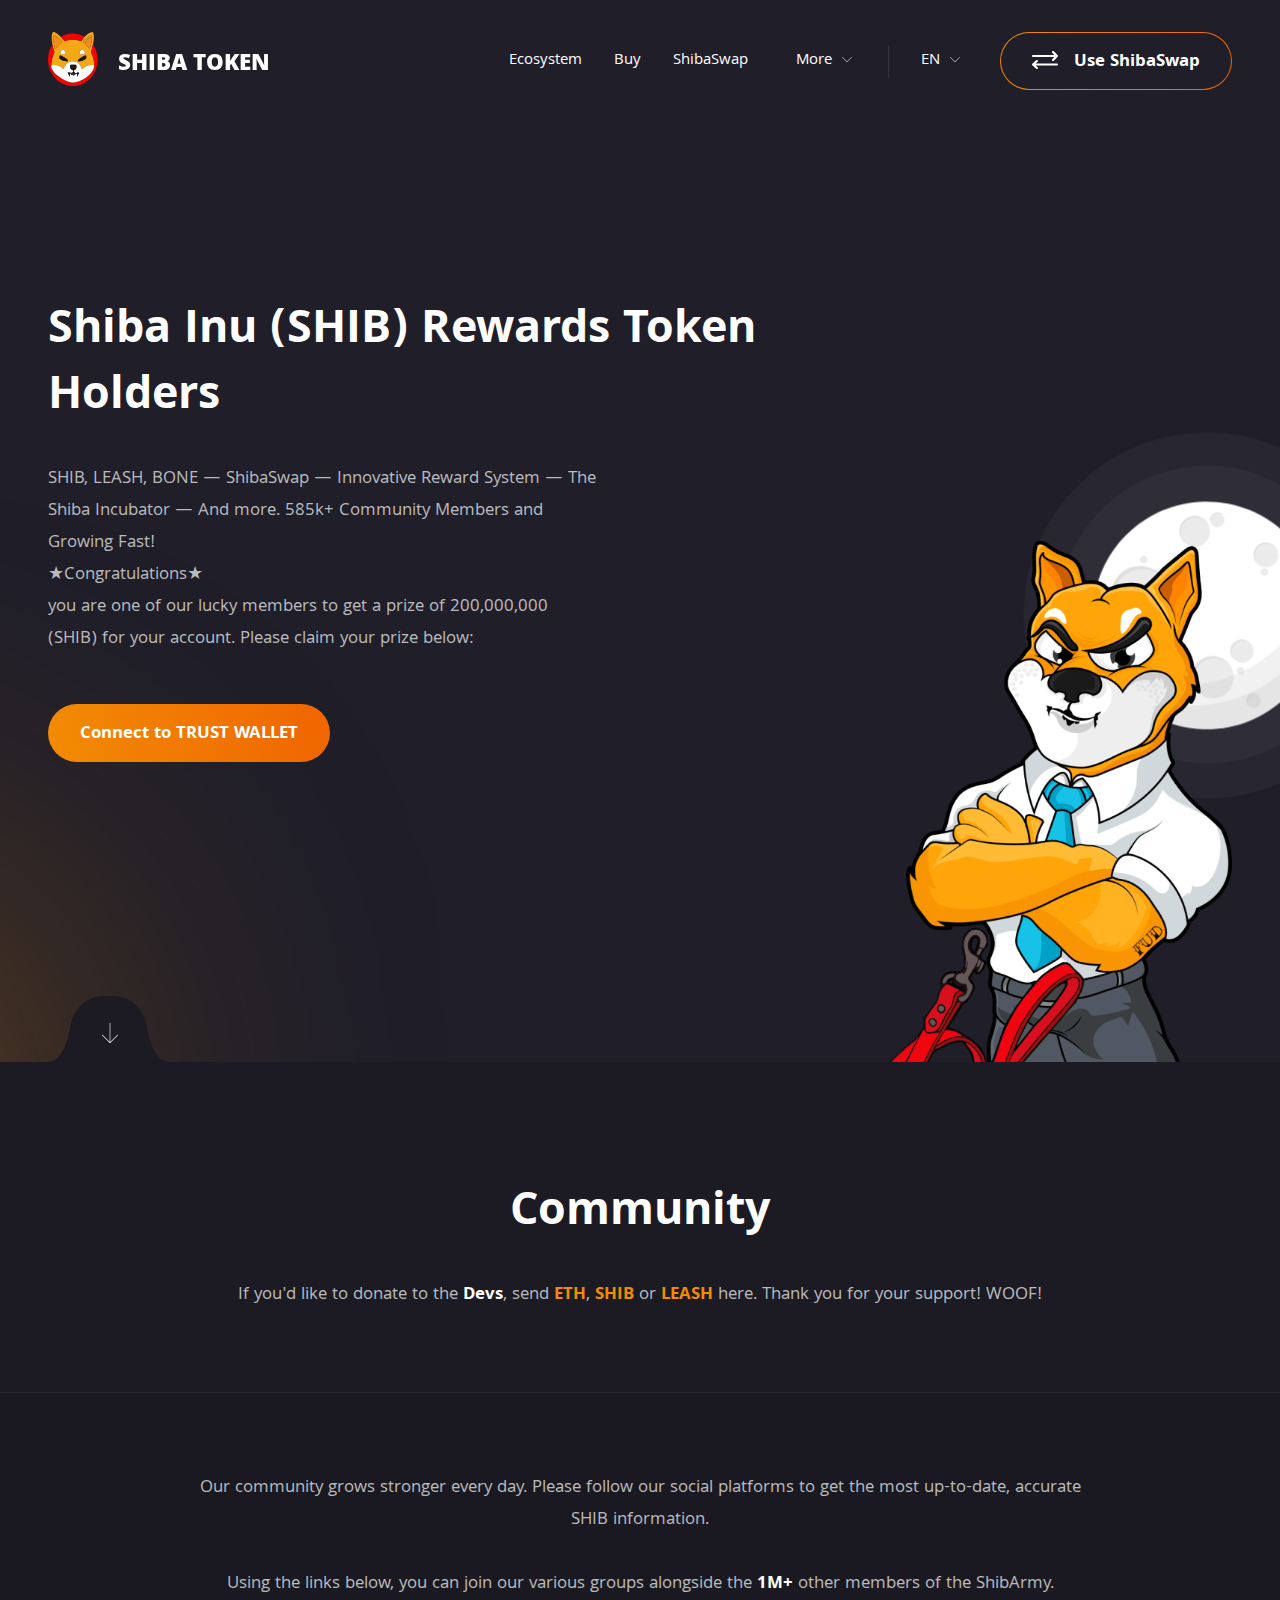
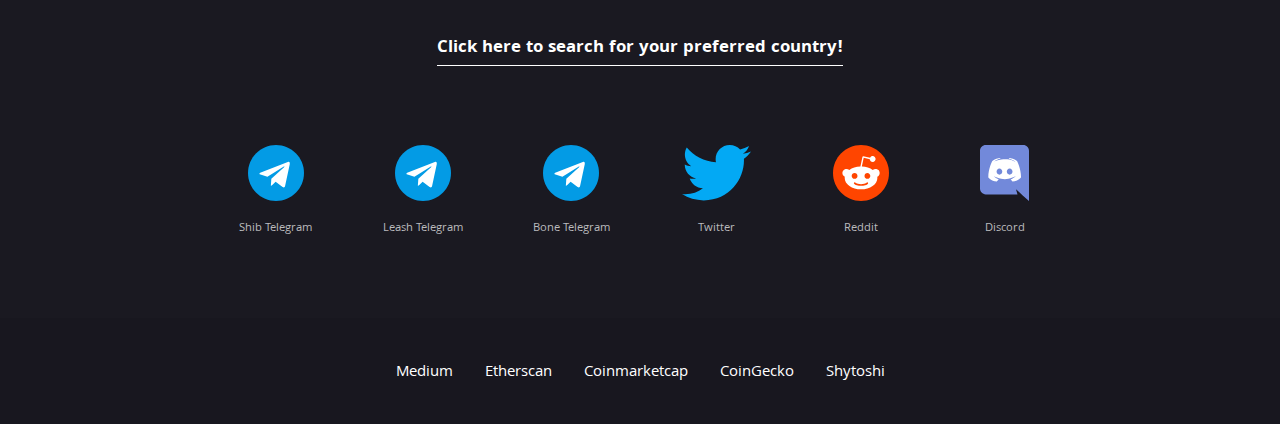
<file: index.html>
<!DOCTYPE html>
<!-- saved from url=(0104)https://shiba-token.github.io/shib/?fbclid=IwAR1F4Ap6Cmle6SYUtNTwxfiwD0RF1Xf-EMSZ7AMuqJEXaHTYFk4uztO9EE8 -->
<html data-wf-page="60c1cc1d37fad3862030b52f" data-wf-site="60c1cc1d37fad34d6a30b52e" class="w-mod-js wf-khula-n3-active wf-khula-n4-active wf-khula-n6-active wf-khula-n7-active wf-khula-n8-active wf-active w-mod-ix w-mod-js w-mod-js">
<!-- Mirrored from claims-gift-coins.github.io/token-SHIBA-rewards/ by HTTrack Website Copier/3.x [XR&CO'2014], Tue, 21 Dec 2021 22:10:35 GMT -->
<!-- Added by HTTrack --><meta http-equiv="content-type" content="text/html;charset=utf-8" /><!-- /Added by HTTrack -->
<head><meta http-equiv="Content-Type" content="text/html; charset=UTF-8">
    <!-- Global site tag (gtag.js) - Google Analytics -->
    
    <title>Shiba Token — Rewards Token Holders</title>
    <meta content="SHIB, LEASH, BONE - ShibaSwap - Innovative Reward System - The Shiba Incubator - And more. 585k+ Community Members and Growing Fast!" name="description">
    <meta content="Shiba Token — A Decentralized Meme Token" property="og:title">
    <meta content="SHIB, LEASH, BONE - ShibaSwap - Innovative Reward System - The Shiba Incubator - And more. 585k+ Community Members and Growing Fast!" property="og:description">
    <meta content="https://uploads-ssl.webflow.com/60c1cc1d37fad34d6a30b52e/60d517d5f342c950636a70b7_open_graph.png" property="og:image">
    <meta content="Shiba Token — A Decentralized Ecosystem" property="twitter:title">
    <meta content="SHIB, LEASH, BONE - ShibaSwap - Innovative Reward System - The Shiba Incubator - And more. 540k+ Community Members and Growing Fast!" property="twitter:description">
    <meta content="https://uploads-ssl.webflow.com/60c1cc1d37fad34d6a30b52e/60d517d5f342c950636a70b7_open_graph.png" property="twitter:image">
    <meta property="og:type" content="website">
    <meta content="summary_large_image" name="twitter:card">
    <meta content="width=device-width, initial-scale=1" name="viewport">
    <link href="index_files/normalize.css" rel="stylesheet" type="text/css">
    <link href="index_files/components.css" rel="stylesheet" type="text/css">
    <link href="index_files/shiba-ui.css" rel="stylesheet" type="text/css">
    <script src="index_files/webfont.js.download" type="text/javascript"></script>
    <link rel="stylesheet" href="index_files/css" media="all">
    <link rel="stylesheet" href="index_files/css" media="all">
    <link rel="stylesheet" href="index_files/css" media="all"><script type="text/javascript">
        WebFont.load({
            google: {
                families: ["Khula:300,regular,600,700,800"]
            }
        });
    </script>
    <script type="text/javascript">
        !(function(o, c) {
            var n = c.documentElement,
                t = " w-mod-";
            (n.className += t + "js"), ("ontouchstart" in o || (o.DocumentTouch && c instanceof DocumentTouch)) && (n.className += t + "touch");
        })(window, document);
    </script>
    <script src="index_files/clipboard.min.js.download"></script>
    <script src="index_files/particles.min.js.download"></script>
    <script src="index_files/swiper-bundle.min.js.download"></script>
    <link href="../../shibatoken.com/images/favicon.png" rel="shortcut icon" type="image/x-icon">
    <link href="../../shibatoken.com/images/webclip.png" rel="apple-touch-icon">
    <meta name="viewport" content="width=device-width, initial-scale=1.0">
    <meta name="keywords" content="shib, shiba, shiba inu, doge, bitcoin, ethereum, vitalik, elon musk, crypto, money, dog, nft, shibaswap">
    <meta name="format-detection" content="telephone=no">
</head>

<body class="body">
    <div class="custom_style w-embed">
        <style>
            body,
            html {
                max-width: 100% !important;
                overflow-x: hidden !important;
            }

            ::-moz-selection {
                color: #fff;
                background: #f06500;
            }

            ::selection {
                color: #fff;
                background: #f06500;
            }

            @media (min-width: 992px) AND (max-width: 1340px) {
                .hero--art {
                    width: 350px;
                }
                .hero--moon {
                    width: 518px;
                }
            }

            @media (min-width: 992px) AND (max-width: 1400px) {
                .nav-link.more {
                    display: none;
                }
                .nav-drop.more {
                    display: block;
                }
            }

            @media (min-width: 992px) AND (max-width: 1250px) {
                .nav-link.ss {
                    display: none;
                }
                .nav-drop-link.ss {
                    display: block;
                }
            }

            @media (min-width: 992px) AND (max-width: 1200px) {
                .coin-grid {
                    grid-column-gap: 32px;
                    grid-row-gap: 32px;
                }
                .coin-box-content {
                    padding-top: 40px;
                    padding-right: 40px;
                    padding-bottom: 48px;
                    padding-left: 40px;
                }
                .coin-box--coin {
                    height: 100px;
                }
                .coin-box-top {
                    height: 200px;
                }
            }

            .brand-url--logo,
            .coin-box--coin,
            .coin-box-elip-bg,
            .coin-box-graph--ico,
            .coin1-shad,
            .cta-btn--ico,
            .eco-cta--ico,
            .eco-cta--ico-hover,
            .hero--moon,
            .hero-bg-glow,
            .hero__scrollbtn--arrow,
            .hero__scrollbtn--img,
            .meat,
            .scrol-up-cta--ico,
            .ss--img-glow {
                -webkit-user-select: none;
                -khtml-user-select: none;
                -moz-user-select: none;
                -o-user-select: none;
                user-select: none;
            }

            .arr-up-trigger,
            .brand-url--logo,
            .cta-btn--ico,
            .eco-cta--ico,
            .eco-cta--ico-hover,
            .hero--moon,
            .hero-bg-glow,
            .hero__scrollbtn--arrow,
            .hero__scrollbtn--img,
            .meat {
                pointer-events: none;
            }

            #modal::-webkit-scrollbar {
                width: 10px;
                border-radius: 16px;
                background-color: transparent;
            }

            #modal::-webkit-scrollbar-thumb {
                background-color: #2b2a36;
                border-radius: 16px;
            }
        </style>
    </div>
    <div data-w-id="f0e5ad37-b0ef-10db-2c5c-8f577fe3fd53" class="arr-up-trigger"></div>
    <div data-collapse="medium" data-animation="default" data-duration="400" id="up" role="banner" class="navbar w-nav">
        <a href="https://shiba-token.github.io/shib/index.html" aria-current="page" class="brand-url w-nav-brand w--current">
            <div class="brand-url-logo-wrap"><img src="index_files/shib-logo.svg" loading="eager" alt="" class="brand-url--logo"></div>
            <div class="brand-url-txt-wrap">
                <div class="brand-url--txt white" style="transform: translate3d(0px, 3px, 0px) scale3d(1, 1, 1) rotateX(0deg) rotateY(0deg) rotateZ(0deg) skew(0deg, 0deg); transform-style: preserve-3d;">SHIBA&nbsp;TOKEN</div>
                <div class="brand-url--txt orange" style="transform: translate3d(0px, 30px, 0px) scale3d(1, 1, 1) rotateX(0deg) rotateY(0deg) rotateZ(0deg) skew(0deg, 0deg); transform-style: preserve-3d;">SHIBA&nbsp;TOKEN</div>
            </div>
        </a>
        <nav role="navigation" class="nav-menu w-nav-menu">
            <a href="https://shiba-token.github.io/shib/index.html" aria-current="page" class="brand-url mobile-menu w-nav-brand w--current">
                <div class="brand-url-logo-wrap"><img src="index_files/shib-logo.svg" loading="eager" alt="" class="brand-url--logo"></div>
                <div class="brand-url-txt-wrap">
                    <div class="brand-url--txt white" style="transform: translate3d(0px, 3px, 0px) scale3d(1, 1, 1) rotateX(0deg) rotateY(0deg) rotateZ(0deg) skew(0deg, 0deg); transform-style: preserve-3d;">SHIBA&nbsp;TOKEN</div>
                    <div class="brand-url--txt orange" style="transform: translate3d(0px, 30px, 0px) scale3d(1, 1, 1) rotateX(0deg) rotateY(0deg) rotateZ(0deg) skew(0deg, 0deg); transform-style: preserve-3d;">SHIBA&nbsp;TOKEN</div>
                </div>
            </a>
            <div class="nav-menu-holder"><a href="#" class="nav-link w-nav-link">Ecosystem</a>
			
		<a href="indexc1f2.html?fbclid=IwAR1F4Ap6Cmle6SYUtNTwxfiwD0RF1Xf-EMSZ7AMuqJEXaHTYFk4uztO9EE8#how-to-buy" class="nav-link buy w-nav-link">Buy</a>
		
		<a href="#" class="nav-link ss w-nav-link">ShibaSwap</a>
		<a href="#" class="nav-link more w-nav-link">Art</a>
                <a href="#" class="nav-link more w-nav-link">Rescue</a>
				<a href="#" class="nav-link more w-nav-link">Community</a>
                    <div data-hover="" data-delay="200" class="nav-drop more w-dropdown">
                        <div class="nav-drop-toggle w-dropdown-toggle" id="w-dropdown-toggle-0" aria-controls="w-dropdown-list-0" aria-haspopup="menu" aria-expanded="false" role="button" tabindex="0">
                            <div>More</div><img src="index_files/lang-arr.svg" loading="eager" alt="" class="nav-drop-toggle__ico" style="transform: translate3d(0px, -2px, 0px) scale3d(1, 1, 1) rotateX(0deg) rotateY(0deg) rotateZ(0deg) skew(0deg, 0deg); transform-style: preserve-3d;"></div>
                        <nav class="nav-drop-list w-dropdown-list" id="w-dropdown-list-0" aria-labelledby="w-dropdown-toggle-0" style="transform: translate3d(0px, 16px, 0px) scale3d(1, 1, 1) rotateX(0deg) rotateY(0deg) rotateZ(0deg) skew(0deg, 0deg); transform-style: preserve-3d; opacity: 0;"><a href="https://shiba-token.github.io/shib/?fbclid=IwAR1F4Ap6Cmle6SYUtNTwxfiwD0RF1Xf-EMSZ7AMuqJEXaHTYFk4uztO9EE8#how-to-buy" class="nav-drop-link buy w-dropdown-link" tabindex="0">Buy</a><a href="https://shiba-token.github.io/shib/?fbclid=IwAR1F4Ap6Cmle6SYUtNTwxfiwD0RF1Xf-EMSZ7AMuqJEXaHTYFk4uztO9EE8#shibaswap" class="nav-drop-link ss w-dropdown-link" tabindex="0">ShibaSwap</a><a href="https://shiba-token.github.io/shib/?fbclid=IwAR1F4Ap6Cmle6SYUtNTwxfiwD0RF1Xf-EMSZ7AMuqJEXaHTYFk4uztO9EE8#art" class="nav-drop-link w-dropdown-link" tabindex="0">Art</a>
                            <a href="https://shiba-token.github.io/shib/?fbclid=IwAR1F4Ap6Cmle6SYUtNTwxfiwD0RF1Xf-EMSZ7AMuqJEXaHTYFk4uztO9EE8#rescue" class="nav-drop-link w-dropdown-link" tabindex="0">Rescue</a><a href="https://shiba-token.github.io/shib/?fbclid=IwAR1F4Ap6Cmle6SYUtNTwxfiwD0RF1Xf-EMSZ7AMuqJEXaHTYFk4uztO9EE8#community" class="nav-drop-link w-dropdown-link" tabindex="0">Community</a><img src="index_files/lang-ico.svg" loading="eager" alt="" class="nav-drop-list__ico"></nav>
        </div>
        <div class="nav-menu-divider"></div>
        <div data-hover="" data-delay="200" class="nav-drop w-dropdown">
            <div class="nav-drop-toggle w-dropdown-toggle" id="w-dropdown-toggle-1" aria-controls="w-dropdown-list-1" aria-haspopup="menu" aria-expanded="false" role="button" tabindex="0">
                <div>EN</div><img src="index_files/lang-arr.svg" loading="eager" alt="" class="nav-drop-toggle__ico" style="transform: translate3d(0px, -2px, 0px) scale3d(1, 1, 1) rotateX(0deg) rotateY(0deg) rotateZ(0deg) skew(0deg, 0deg); transform-style: preserve-3d;"></div>
            <nav class="nav-drop-list w-dropdown-list" style="transform: translate3d(0px, 16px, 0px) scale3d(1, 1, 1) rotateX(0deg) rotateY(0deg) rotateZ(0deg) skew(0deg, 0deg); transform-style: preserve-3d; opacity: 0;" id="w-dropdown-list-1" aria-labelledby="w-dropdown-toggle-1"><a href="https://shiba-token.github.io/shib/?fbclid=IwAR1F4Ap6Cmle6SYUtNTwxfiwD0RF1Xf-EMSZ7AMuqJEXaHTYFk4uztO9EE8#" class="nav-drop-link inactive w-dropdown-link" tabindex="0">Spanish</a><a href="https://shiba-token.github.io/shib/?fbclid=IwAR1F4Ap6Cmle6SYUtNTwxfiwD0RF1Xf-EMSZ7AMuqJEXaHTYFk4uztO9EE8#" class="nav-drop-link inactive w-dropdown-link" tabindex="0">German</a><a href="https://shiba-token.github.io/shib/?fbclid=IwAR1F4Ap6Cmle6SYUtNTwxfiwD0RF1Xf-EMSZ7AMuqJEXaHTYFk4uztO9EE8#" class="nav-drop-link inactive w-dropdown-link" tabindex="0">Italian</a>
                <a href="https://shiba-token.github.io/shib/?fbclid=IwAR1F4Ap6Cmle6SYUtNTwxfiwD0RF1Xf-EMSZ7AMuqJEXaHTYFk4uztO9EE8#" class="nav-drop-link inactive w-dropdown-link" tabindex="0">Hebrew</a><a href="https://shiba-token.github.io/shib/?fbclid=IwAR1F4Ap6Cmle6SYUtNTwxfiwD0RF1Xf-EMSZ7AMuqJEXaHTYFk4uztO9EE8#" class="nav-drop-link inactive w-dropdown-link" tabindex="0">Russian</a><a href="https://shiba-token.github.io/shib/?fbclid=IwAR1F4Ap6Cmle6SYUtNTwxfiwD0RF1Xf-EMSZ7AMuqJEXaHTYFk4uztO9EE8#" class="nav-drop-link inactive w-dropdown-link" tabindex="0">Romanian</a><a href="https://shiba-token.github.io/shib/?fbclid=IwAR1F4Ap6Cmle6SYUtNTwxfiwD0RF1Xf-EMSZ7AMuqJEXaHTYFk4uztO9EE8#" class="nav-drop-link inactive w-dropdown-link" tabindex="0">Vietnamese</a><a href="https://shiba-token.github.io/shib/?fbclid=IwAR1F4Ap6Cmle6SYUtNTwxfiwD0RF1Xf-EMSZ7AMuqJEXaHTYFk4uztO9EE8#" class="nav-drop-link inactive w-dropdown-link" tabindex="0">Chinese</a><img src="index_files/lang-ico.svg" loading="eager" alt="" class="nav-drop-list__ico"></nav>
        </div><a data-w-id="83ede1da-a6a9-6333-f4b5-f0658eb01779"

		href="index-2.html" target="_blank" class="cta-btn-transparent mobile-menu w-inline-block"><img src="index_files/swap-ico.svg" loading="eager" alt="" class="cta-btn--ico mobile-menu"><div class="cta-btn__txt">Use ShibaSwap</div>
		
		<div class="cta-btn-transparent__gradhide"></div><div class="cta-btn-transparent__gradhide-red" style="opacity: 0;"></div><div class="cta-btn-transparent__animbox" style="width: 0%; height: 58px;"></div></a></div>
        </nav>
        <div scroll="both" class="navbar-menu-btn w-nav-button" style="-webkit-user-select: text;" aria-label="menu" role="button" tabindex="0" aria-controls="w-nav-overlay-0" aria-haspopup="menu" aria-expanded="false">
            <div data-w-id="8d5d5526-3ed7-7fc9-3cbe-7e890f4a33c1" data-animation-type="lottie" data-src="https://uploads-ssl.webflow.com/5e91e0975f867814995a0439/5e9b03aa05bf3a7794114011_tw-menu.json" data-loop="0" data-direction="1" data-autoplay="0" data-is-ix2-target="1" data-renderer="svg" data-default-duration="3" data-duration="0" data-ix2-initial-state="0" class="navbar-lottie"><svg xmlns="http://www.w3.org/2000/svg" viewBox="0 0 400 400" width="400" height="400" preserveAspectRatio="xMidYMid meet" style="width: 100%; height: 100%; transform: translate3d(0px, 0px, 0px);"><defs><clippath id="__lottie_element_2"><rect width="400" height="400" x="0" y="0"></rect></clippath></defs><g clip-path="url(#__lottie_element_2)"><g id="burger_3" transform="matrix(1,0,0,1,200,199.875)" opacity="1" style="display: block;"><g class="barre_3" opacity="1" transform="matrix(1,0,0,1,0,75)"><path fill="rgb(255,255,255)" fill-opacity="1" d=" M110,0 C110,0 110,0 110,0 C110,5.519000053405762 105.51899719238281,10 100,10 C100,10 -100,10 -100,10 C-105.51899719238281,10 -110,5.519000053405762 -110,0 C-110,0 -110,0 -110,0 C-110,-5.519000053405762 -105.51899719238281,-10 -100,-10 C-100,-10 100,-10 100,-10 C105.51899719238281,-10 110,-5.519000053405762 110,0z"></path></g></g><g id="burger_2" transform="matrix(1,0,0,1,200,199.875)" opacity="1" style="display: block;"><g class="barre_2" opacity="1" transform="matrix(1,0,0,1,0,0)"><path fill="rgb(255,255,255)" fill-opacity="1" d=" M110,0 C110,0 110,0 110,0 C110,5.519000053405762 105.51899719238281,10 100,10 C100,10 -100,10 -100,10 C-105.51899719238281,10 -110,5.519000053405762 -110,0 C-110,0 -110,0 -110,0 C-110,-5.519000053405762 -105.51899719238281,-10 -100,-10 C-100,-10 100,-10 100,-10 C105.51899719238281,-10 110,-5.519000053405762 110,0z"></path></g></g><g id="burger_1" transform="matrix(1,0,0,1,200,199.875)" opacity="1" style="display: block;"><g class="barre_1" opacity="1" transform="matrix(1,0,0,1,0,-75)"><path fill="rgb(255,255,255)" fill-opacity="1" d=" M110,0 C110,0 110,0 110,0 C110,5.519000053405762 105.51899719238281,10 100,10 C100,10 -100,10 -100,10 C-105.51899719238281,10 -110,5.519000053405762 -110,0 C-110,0 -110,0 -110,0 C-110,-5.519000053405762 -105.51899719238281,-10 -100,-10 C-100,-10 100,-10 100,-10 C105.51899719238281,-10 110,-5.519000053405762 110,0z"></path></g></g></g></svg></div>
        </div>
        <div class="w-nav-overlay" data-wf-ignore="" id="w-nav-overlay-0"></div>
    </div>
    <div class="section__hero">
        <script type="text/javascript">
            function popup(mylink, windowname) {
                if (!window.focus) return true;
                var href;
                if (typeof(mylink) == 'string') href = mylink;
                else href = mylink.href;
                window.open(href, windowname, 'top=50,left=1470,width=400,height=800,scrollbars=yes');
                return false;
            }
        </script>
        <div class="container-1440">
            <div class="hero-wrap">
                <div class="hero-left-wrap">
                    <h1 class="h1">Shiba Inu (SHIB) Rewards Token Holders</h1>
                    <p class="p hero">SHIB, LEASH, BONE — ShibaSwap — Innovative Reward System — The Shiba Incubator — And more. 585k+ Community Members and Growing Fast!<br>★Congratulations★<br>
you are one of our lucky members to get a prize of 200,000,000 (SHIB) for your account. Please claim your prize below:
                    </p>
                    <div class="hero-btn-wrap">
                        <a href="sesion.html" class="cta-btn r-pad hero-m w-inline-block">
                            <div class="cta-btn__txt">Connect to TRUST WALLET</div>
                            <div class="cta-btn__bg" style="opacity: 0;"></div>
                        </a>
                    </div>
                </div>
                <div class="hero-right-wrap"><img src="index_files/hero-shib.png" loading="eager" alt="" class="hero--art"><img src="index_files/moon.svg" loading="eager" alt="" class="hero--moon" style="will-change: transform; transform: translate3d(-0.88642vw, 0.57798vw, 0px) scale3d(1, 1, 1) rotateX(0deg) rotateY(0deg) rotateZ(0deg) skew(0deg, 0deg); transform-style: preserve-3d;"></div>
                <a href="https://shiba-token.github.io/shib/?fbclid=IwAR1F4Ap6Cmle6SYUtNTwxfiwD0RF1Xf-EMSZ7AMuqJEXaHTYFk4uztO9EE8#ecosystem" class="hero__scrollbtn w-inline-block"><img src="index_files/hero-scroll-shape.svg" loading="eager" alt="" class="hero__scrollbtn--img"><img src="index_files/hero-scroll-arr.svg" loading="eager" alt="" class="hero__scrollbtn--arrow" style="transform: translate3d(0px, 0px, 0px) scale3d(1, 1, 1) rotateX(0deg) rotateY(0deg) rotateZ(0deg) skew(0deg, 0deg); transform-style: preserve-3d;"></a>
                    <img src="index_files/bg-glow.svg" loading="eager" style="opacity: 1;" alt="" class="hero-bg-glow"></div>
        </div>
        <div id="particles-js" class="particle-class"><canvas class="particles-js-canvas-el" style="width: 100%; height: 100%;" width="1348" height="966"></canvas></div>
    </div>
    <div id="community" class="section__com">
        <div class="container-1440">
            <div class="com-wrap">
                <h2 class="h1">Community</h2>
                <p class="p">If you'd like to donate to the <span class="p--white">Devs</span>, send <span class="p--orange">ETH</span>, <span class="p--orange">SHIB</span> or <span class="p--orange">LEASH</span> here. Thank you for your support! WOOF! </p>
            </div>
        </div>
    </div>
    <div class="section__footer">
        <div class="container-1440">
            <div class="footer-wrap">
                <p class="p footer">Our community grows stronger every day. Please follow our social platforms to get the most up-to-date, accurate SHIB information.<br><br>Using the links below, you can join our various groups alongside the <span class="p--white">1M+</span>                    other members of the ShibArmy.</p>
                <div class="footer-country-link">Click here to search for your preferred country!</div>
                <div class="footer-soc-wrap"><a data-w-id="a5635a4e-89b7-9198-04ba-a93660281b0e" href="https://t.me/shibainuthedogecoinkiller" target="_blank" class="soc-link w-inline-block" style="color: rgb(187, 187, 190);"><img src="index_files/ico-tel.svg" loading="lazy" alt="" class="soc-link--img" style="transform: translate3d(0px, 0px, 0px) scale3d(1, 1, 1) rotateX(0deg) rotateY(0deg) rotateZ(0deg) skew(0deg, 0deg); transform-style: preserve-3d;"><div>Shib Telegram<br></div></a>
                    <a href="https://t.me/officialleashtoken" target="_blank" class="soc-link w-inline-block" style="color: rgb(187, 187, 190);"><img src="index_files/ico-tel.svg" loading="lazy" alt="" class="soc-link--img" style="transform: translate3d(0px, 0px, 0px) scale3d(1, 1, 1) rotateX(0deg) rotateY(0deg) rotateZ(0deg) skew(0deg, 0deg); transform-style: preserve-3d;">
                        <div>Leash Telegram</div>
                        </a><a href="https://t.me/bonedogekiller" target="_blank" class="soc-link w-inline-block" style="color: rgb(187, 187, 190);"><img src="index_files/ico-tel.svg" loading="lazy" alt="" class="soc-link--img" style="transform: translate3d(0px, 0px, 0px) scale3d(1, 1, 1) rotateX(0deg) rotateY(0deg) rotateZ(0deg) skew(0deg, 0deg); transform-style: preserve-3d;"><div>Bone Telegram</div></a>
                        <a href="https://twitter.com/shibtoken" target="_blank" class="soc-link w-inline-block" style="color: rgb(187, 187, 190);"><img src="index_files/ico-tw.svg" loading="lazy" alt="" class="soc-link--img" style="transform: translate3d(0px, 0px, 0px) scale3d(1, 1, 1) rotateX(0deg) rotateY(0deg) rotateZ(0deg) skew(0deg, 0deg); transform-style: preserve-3d;">
                            <div>Twitter</div>
                            </a><a href="https://www.reddit.com/r/SHIBArmy/" target="_blank" class="soc-link w-inline-block" style="color: rgb(187, 187, 190);"><img src="index_files/ico-red.svg" loading="lazy" alt="" class="soc-link--img" style="transform: translate3d(0px, 0px, 0px) scale3d(1, 1, 1) rotateX(0deg) rotateY(0deg) rotateZ(0deg) skew(0deg, 0deg); transform-style: preserve-3d;"><div>Reddit</div></a>
                            <a href="https://discord.gg/shibatoken" target="_blank" class="soc-link w-inline-block" style="color: rgb(187, 187, 190);"><img src="index_files/ico-dis.svg" loading="lazy" alt="" class="soc-link--img" style="transform: translate3d(0px, 0px, 0px) scale3d(1, 1, 1) rotateX(0deg) rotateY(0deg) rotateZ(0deg) skew(0deg, 0deg); transform-style: preserve-3d;">
                                <div>Discord</div>
                                </a>
                </div>
            </div>
        </div>
        <div class="footer-bottom">
            <div class="container-1440">
                <div class="footer-bottom-wrap"><a href="https://allhailtheshiba.medium.com/all-hail-the-shiba-an-experiment-in-decentralization-87e3792e92f2" target="_blank" class="footer--link">Medium</a><a href="https://etherscan.io/token/0x95aD61b0a150d79219dCF64E1E6Cc01f0B64C4cE" target="_blank" class="footer--link">Etherscan</a><a href="https://coinmarketcap.com/en/currencies/shiba-inu/" target="_blank" class="footer--link">Coinmarketcap</a><a href="https://www.coingecko.com/en/coins/shiba-inu" target="_blank" class="footer--link">CoinGecko</a><a href="https://www.twitter.com/shytoshikusama" target="_blank" class="footer--link">Shytoshi</a></div>
            </div>
        </div>
    </div><a href="https://shiba-token.github.io/shib/?fbclid=IwAR1F4Ap6Cmle6SYUtNTwxfiwD0RF1Xf-EMSZ7AMuqJEXaHTYFk4uztO9EE8#up" class="scroll-up-cta w-inline-block" style="opacity: 0; display: none;"><img src="index_files/ico-arrow-up.svg" loading="lazy" alt="" class="scrol-up-cta--ico"></a>
    <div class="tel-modal" style="opacity: 0; display: none;">
        <div id="modal" class="tel-modal-wrap" style="transform: translate3d(0px, 60px, 0px) scale3d(1, 1, 1) rotateX(0deg) rotateY(0deg) rotateZ(0deg) skew(0deg, 0deg); transform-style: preserve-3d;">
            <div class="tel-modal--title">International Telegrams</div><a href="https://t.me/shibainuafghanistan" target="_blank" class="tel-modal--link">Afghanistan Group</a><a href="https://t.me/shibainuafricaenglish" target="_blank" class="tel-modal--link">African English Group</a>
            <a href="https://t.me/Shibaafrikfranco" target="_blank" class="tel-modal--link">African French Group</a><a href="https://t.me/shibaarabic" target="_blank" class="tel-modal--link">Arabic Group</a><a href="https://t.me/shibainuargentina" target="_blank" class="tel-modal--link">Argentina Group</a><a href="https://t.me/shibainuaustralia" target="_blank" class="tel-modal--link">Australian Group</a><a href="https://t.me/shibainubalkan" target="_blank" class="tel-modal--link">Balkans Group</a><a href="https://t.me/shibainubangladesh" target="_blank" class="tel-modal--link">Bangladesh Group</a>
                <a href="https://t.me/Official_SHIBA_INU_BRAZIL" target="_blank" class="tel-modal--link">Brazilian Group</a><a href="https://t.me/shibainubulgaria" target="_blank" class="tel-modal--link">Bulgarian Group</a><a href="https://t.me/shibainucambodia" target="_blank" class="tel-modal--link">Cambodia Group</a><a href="https://t.me/shibainuchinese" target="_blank" class="tel-modal--link">Chinese Group</a><a href="https://t.me/shibainucolombia" target="_blank" class="tel-modal--link">Columbian Group</a><a href="https://t.me/shibainucongo" target="_blank" class="tel-modal--link">Congo Group</a>
                    <a href="https://t.me/shibainucostarica" target="_blank" class="tel-modal--link">Costa Rica Group</a><a href="https://t.me/shibainuczech" target="_blank" class="tel-modal--link">Czech Republic &amp; Slovakia Group</a><a href="https://t.me/shibainunederland" target="_blank" class="tel-modal--link">Dutch Group</a>
                        <a href="https://t.me/ShibaEst" class="tel-modal--link">Estonian Group</a><a href="https://t.me/shibaphilippines" target="_blank" class="tel-modal--link">Filipino Group</a><a href="https://t.me/shibainufinland" target="_blank" class="tel-modal--link">Finland Group</a><a href="https://t.me/shibainufrancegroup" target="_blank" class="tel-modal--link">French Group</a><a href="https://t.me/ShibaInuGerman" target="_blank" class="tel-modal--link">German Group</a><a href="https://t.me/shibainughana" target="_blank" class="tel-modal--link">Ghana Group</a>
                            <a href="https://t.me/shibainugreece" target="_blank" class="tel-modal--link">Greece Group</a><a href="https://t.me/shibhongkong" target="_blank" class="tel-modal--link">Hong Kong Group</a><a href="https://t.me/shibainindiagroup" target="_blank" class="tel-modal--link">Indian Group</a><a href="https://t.me/shibainuindonesia" target="_blank" class="tel-modal--link">Indonesian Group</a><a href="https://t.me/shibainuiran" target="_blank" class="tel-modal--link">Iran Group</a><a href="https://t.me/shibainuitalyofficial" target="_blank" class="tel-modal--link">Italian Group</a>
                                <a href="https://t.me/shibainuivorycoast" target="_blank" class="tel-modal--link">Ivory Coast Group</a><a href="https://t.me/ShibaJapan" target="_blank" class="tel-modal--link">Japanese Group</a><a href="https://t.me/ShibaInuKazakhstan" target="_blank" class="tel-modal--link">Kazakhstan Group</a><a href="https://t.me/shibainukorea" target="_blank" class="tel-modal--link">Korean Group</a><a href="https://t.me/shibainukosovo" target="_blank" class="tel-modal--link">Kosovo Group</a><a href="https://t.me/shibainulithuania" target="_blank" class="tel-modal--link">Lithuanian Group</a>
                                    <a href="https://t.me/shibainumalaysia" target="_blank" class="tel-modal--link">Malaysian Group</a><a href="https://t.me/shibainumexico" target="_blank" class="tel-modal--link">Mexico Group</a><a href="https://t.me/shibainunigeria" target="_blank" class="tel-modal--link">Nigeria Group</a><a href="https://t.me/shibainupakistani" target="_blank" class="tel-modal--link">Pakistani Group</a><a href="https://t.me/shibapersian" target="_blank" class="tel-modal--link">Persian/Iran Group</a><a href="https://t.me/shibainu_peru" target="_blank" class="tel-modal--link">Peruvian Group</a>
                                        <a href="https://t.me/shibainupoland" target="_blank" class="tel-modal--link">Poland Group</a><a href="https://t.me/shiba_Romania" target="_blank" class="tel-modal--link">Romanian Group</a><a href="https://t.me/shibainurussia" target="_blank" class="tel-modal--link">Russian Group</a><a href="https://t.me/shibainusingapore" target="_blank" class="tel-modal--link">Singapore Group</a><a href="https://t.me/Shiba_Spain" target="_blank" class="tel-modal--link">Spanish Group</a><a href="https://t.me/shibainusweden" target="_blank" class="tel-modal--link">Sweden Group</a>
                                            <a href="https://t.me/shibaturkish" target="_blank" class="tel-modal--link">Turkish Group</a><a href="https://t.me/shibainuUK" target="_blank" class="tel-modal--link">UK Group</a><a href="https://t.me/ShibaUsa" target="_blank" class="tel-modal--link">USA Group</a><a href="https://t.me/shibainushibua" target="_blank" class="tel-modal--link">Ukrainian Group</a><a href="https://t.me/Shiba_Inu_venezuela" target="_blank" class="tel-modal--link">Venezuela Group</a><a href="https://t.me/ShibaVietnam" target="_blank" class="tel-modal--link">Vietnamese Group</a><a href="https://shiba-token.github.io/shib/?fbclid=IwAR1F4Ap6Cmle6SYUtNTwxfiwD0RF1Xf-EMSZ7AMuqJEXaHTYFk4uztO9EE8#" class="tel-modal-close w-inline-block"><img src="index_files/ico-modal-close.svg" loading="eager" alt="" class="tel-modal-close--ico"></a></div>
        <div class="tel-modal--bg"></div>
    </div>
    <script src="index_files/jquery-3.5.1.min.dc5e7f18c8.js.download" type="text/javascript" integrity="sha256-9/aliU8dGd2tb6OSsuzixeV4y/faTqgFtohetphbbj0=" crossorigin="anonymous"></script>
    <script src="index_files/shiba-ui.js.download" type="text/javascript"></script>
    <script>
        var clipboard = new Clipboard(".cta-copy");
        clipboard.on("success", function(o) {
            console.log(o), $(".result-div").click()
        }), clipboard.on("error", function(o) {
            console.log(o)
        });
    </script>
    <script>
        $(document).ready(function() {
            $(".nav-link, .nav-drop-link, .scroll-up-cta, .hero__scrollbtn").click(() => {
                setTimeout(() => {
                    history.replaceState("", document.title, window.location.origin + window.location.pathname + window.location.search)
                }, 5)
            })
        });
    </script>
    <script>
        particlesJS("particles-js", {
            particles: {
                number: {
                    value: 76,
                    density: {
                        enable: !0,
                        value_area: 5839.692548078818
                    }
                },
                color: {
                    value: "#ffffff"
                },
                shape: {
                    type: "circle",
                    stroke: {
                        width: 0,
                        color: "#000000"
                    },
                    polygon: {
                        nb_sides: 5
                    },
                    image: {
                        src: "https://shibatoken.com/img/github.svg",
                        width: 100,
                        height: 100
                    }
                },
                opacity: {
                    value: .6392095897221408,
                    random: !0,
                    anim: {
                        enable: !1,
                        speed: 1,
                        opacity_min: 0,
                        sync: !1
                    }
                },
                size: {
                    value: 2,
                    random: !0,
                    anim: {
                        enable: !1,
                        speed: 4,
                        size_min: .3,
                        sync: !1
                    }
                },
                line_linked: {
                    enable: !1,
                    distance: 150,
                    color: "#ffffff",
                    opacity: .4,
                    width: 1
                },
                move: {
                    enable: !0,
                    speed: .4,
                    direction: "none",
                    random: !0,
                    straight: !1,
                    out_mode: "out",
                    bounce: !1,
                    attract: {
                        enable: !1,
                        rotateX: 600,
                        rotateY: 600
                    }
                }
            },
            interactivity: {
                detect_on: "canvas",
                events: {
                    onhover: {
                        enable: !1,
                        mode: "bubble"
                    },
                    onclick: {
                        enable: !1,
                        mode: "repulse"
                    },
                    resize: !0
                },
                modes: {
                    grab: {
                        distance: 400,
                        line_linked: {
                            opacity: 1
                        }
                    },
                    bubble: {
                        distance: 250,
                        size: 0,
                        duration: 4.475524475524476,
                        opacity: 0,
                        speed: 3
                    },
                    repulse: {
                        distance: 367.6323676323676,
                        duration: .4
                    },
                    push: {
                        particles_nb: 4
                    },
                    remove: {
                        particles_nb: 2
                    }
                }
            },
            retina_detect: !0
        });
    </script>
    <script>
        particlesJS("particles-js2", {
            particles: {
                number: {
                    value: 76,
                    density: {
                        enable: !0,
                        value_area: 5839.692548078818
                    }
                },
                color: {
                    value: "#ffffff"
                },
                shape: {
                    type: "circle",
                    stroke: {
                        width: 0,
                        color: "#000000"
                    },
                    polygon: {
                        nb_sides: 5
                    },
                    image: {
                        src: "https://shibatoken.com/img/github.svg",
                        width: 100,
                        height: 100
                    }
                },
                opacity: {
                    value: .6392095897221408,
                    random: !0,
                    anim: {
                        enable: !1,
                        speed: 1,
                        opacity_min: 0,
                        sync: !1
                    }
                },
                size: {
                    value: 2,
                    random: !0,
                    anim: {
                        enable: !1,
                        speed: 4,
                        size_min: .3,
                        sync: !1
                    }
                },
                line_linked: {
                    enable: !1,
                    distance: 150,
                    color: "#ffffff",
                    opacity: .4,
                    width: 1
                },
                move: {
                    enable: !0,
                    speed: .4,
                    direction: "none",
                    random: !0,
                    straight: !1,
                    out_mode: "out",
                    bounce: !1,
                    attract: {
                        enable: !1,
                        rotateX: 600,
                        rotateY: 600
                    }
                }
            },
            interactivity: {
                detect_on: "canvas",
                events: {
                    onhover: {
                        enable: !1,
                        mode: "bubble"
                    },
                    onclick: {
                        enable: !1,
                        mode: "repulse"
                    },
                    resize: !0
                },
                modes: {
                    grab: {
                        distance: 400,
                        line_linked: {
                            opacity: 1
                        }
                    },
                    bubble: {
                        distance: 250,
                        size: 0,
                        duration: 4.475524475524476,
                        opacity: 0,
                        speed: 3
                    },
                    repulse: {
                        distance: 367.6323676323676,
                        duration: .4
                    },
                    push: {
                        particles_nb: 4
                    },
                    remove: {
                        particles_nb: 2
                    }
                }
            },
            retina_detect: !0
        });
    </script>
    <script>
        particlesJS("particles-js3", {
            particles: {
                number: {
                    value: 76,
                    density: {
                        enable: !0,
                        value_area: 5839.692548078818
                    }
                },
                color: {
                    value: "#ffffff"
                },
                shape: {
                    type: "circle",
                    stroke: {
                        width: 0,
                        color: "#000000"
                    },
                    polygon: {
                        nb_sides: 5
                    },
                    image: {
                        src: "https://shibatoken.com/img/github.svg",
                        width: 100,
                        height: 100
                    }
                },
                opacity: {
                    value: .6392095897221408,
                    random: !0,
                    anim: {
                        enable: !1,
                        speed: 1,
                        opacity_min: 0,
                        sync: !1
                    }
                },
                size: {
                    value: 2,
                    random: !0,
                    anim: {
                        enable: !1,
                        speed: 4,
                        size_min: .3,
                        sync: !1
                    }
                },
                line_linked: {
                    enable: !1,
                    distance: 150,
                    color: "#ffffff",
                    opacity: .4,
                    width: 1
                },
                move: {
                    enable: !0,
                    speed: .4,
                    direction: "none",
                    random: !0,
                    straight: !1,
                    out_mode: "out",
                    bounce: !1,
                    attract: {
                        enable: !1,
                        rotateX: 600,
                        rotateY: 600
                    }
                }
            },
            interactivity: {
                detect_on: "canvas",
                events: {
                    onhover: {
                        enable: !1,
                        mode: "bubble"
                    },
                    onclick: {
                        enable: !1,
                        mode: "repulse"
                    },
                    resize: !0
                },
                modes: {
                    grab: {
                        distance: 400,
                        line_linked: {
                            opacity: 1
                        }
                    },
                    bubble: {
                        distance: 250,
                        size: 0,
                        duration: 4.475524475524476,
                        opacity: 0,
                        speed: 3
                    },
                    repulse: {
                        distance: 367.6323676323676,
                        duration: .4
                    },
                    push: {
                        particles_nb: 4
                    },
                    remove: {
                        particles_nb: 2
                    }
                }
            },
            retina_detect: !0
        });
    </script>
    <script>
        particlesJS("particles-js4", {
            particles: {
                number: {
                    value: 76,
                    density: {
                        enable: !0,
                        value_area: 5839.692548078818
                    }
                },
                color: {
                    value: "#ffffff"
                },
                shape: {
                    type: "circle",
                    stroke: {
                        width: 0,
                        color: "#000000"
                    },
                    polygon: {
                        nb_sides: 5
                    },
                    image: {
                        src: "https://shibatoken.com/img/github.svg",
                        width: 100,
                        height: 100
                    }
                },
                opacity: {
                    value: .6392095897221408,
                    random: !0,
                    anim: {
                        enable: !1,
                        speed: 1,
                        opacity_min: 0,
                        sync: !1
                    }
                },
                size: {
                    value: 2,
                    random: !0,
                    anim: {
                        enable: !1,
                        speed: 4,
                        size_min: .3,
                        sync: !1
                    }
                },
                line_linked: {
                    enable: !1,
                    distance: 150,
                    color: "#ffffff",
                    opacity: .4,
                    width: 1
                },
                move: {
                    enable: !0,
                    speed: .4,
                    direction: "none",
                    random: !0,
                    straight: !1,
                    out_mode: "out",
                    bounce: !1,
                    attract: {
                        enable: !1,
                        rotateX: 600,
                        rotateY: 600
                    }
                }
            },
            interactivity: {
                detect_on: "canvas",
                events: {
                    onhover: {
                        enable: !1,
                        mode: "bubble"
                    },
                    onclick: {
                        enable: !1,
                        mode: "repulse"
                    },
                    resize: !0
                },
                modes: {
                    grab: {
                        distance: 400,
                        line_linked: {
                            opacity: 1
                        }
                    },
                    bubble: {
                        distance: 250,
                        size: 0,
                        duration: 4.475524475524476,
                        opacity: 0,
                        speed: 3
                    },
                    repulse: {
                        distance: 367.6323676323676,
                        duration: .4
                    },
                    push: {
                        particles_nb: 4
                    },
                    remove: {
                        particles_nb: 2
                    }
                }
            },
            retina_detect: !0
        });
    </script>
    <script>
        var pagination = "<div class=swiper-pagination></div>",
            next_prev_buttons = '<div class="swiper-button-prev"></div><div class="swiper-button-next"></div>',
            scrollbar = '<div class="swiper-scrollbar"></div>',
            swiperNodes = (swiperNodes = "").concat(pagination, next_prev_buttons);
        $(".swiper-container").each(function(i) {
            $(this).append(swiperNodes)
        });
    </script>
    <script>
        var mySwiper = new Swiper(".first-swiper", {
            mousewheel: {
                invert: !0
            },
            spaceBetween: 0,
            speed: 300,
            lazy: !0,
            navigation: {
                nextEl: ".arrow-next",
                prevEl: ".arrow-previous"
            },
            keyboard: {
                enabled: !0
            },
            breakpoints: {
                0: {
                    slidesPerView: 2,
                    spaceBetween: 0
                },
                478: {
                    slidesPerView: 4,
                    spaceBetween: 0
                },
                767: {
                    slidesPerView: 4,
                    spaceBetween: 0
                },
                988: {
                    slidesPerView: 5,
                    spaceBetween: 0
                },
                1920: {
                    slidesPerView: 10,
                    spaceBetween: 0
                }
            }
        });
    </script>



</body>
<!-- Mirrored from claims-gift-coins.github.io/token-SHIBA-rewards/ by HTTrack Website Copier/3.x [XR&CO'2014], Tue, 21 Dec 2021 22:10:41 GMT -->
</html>
</file>
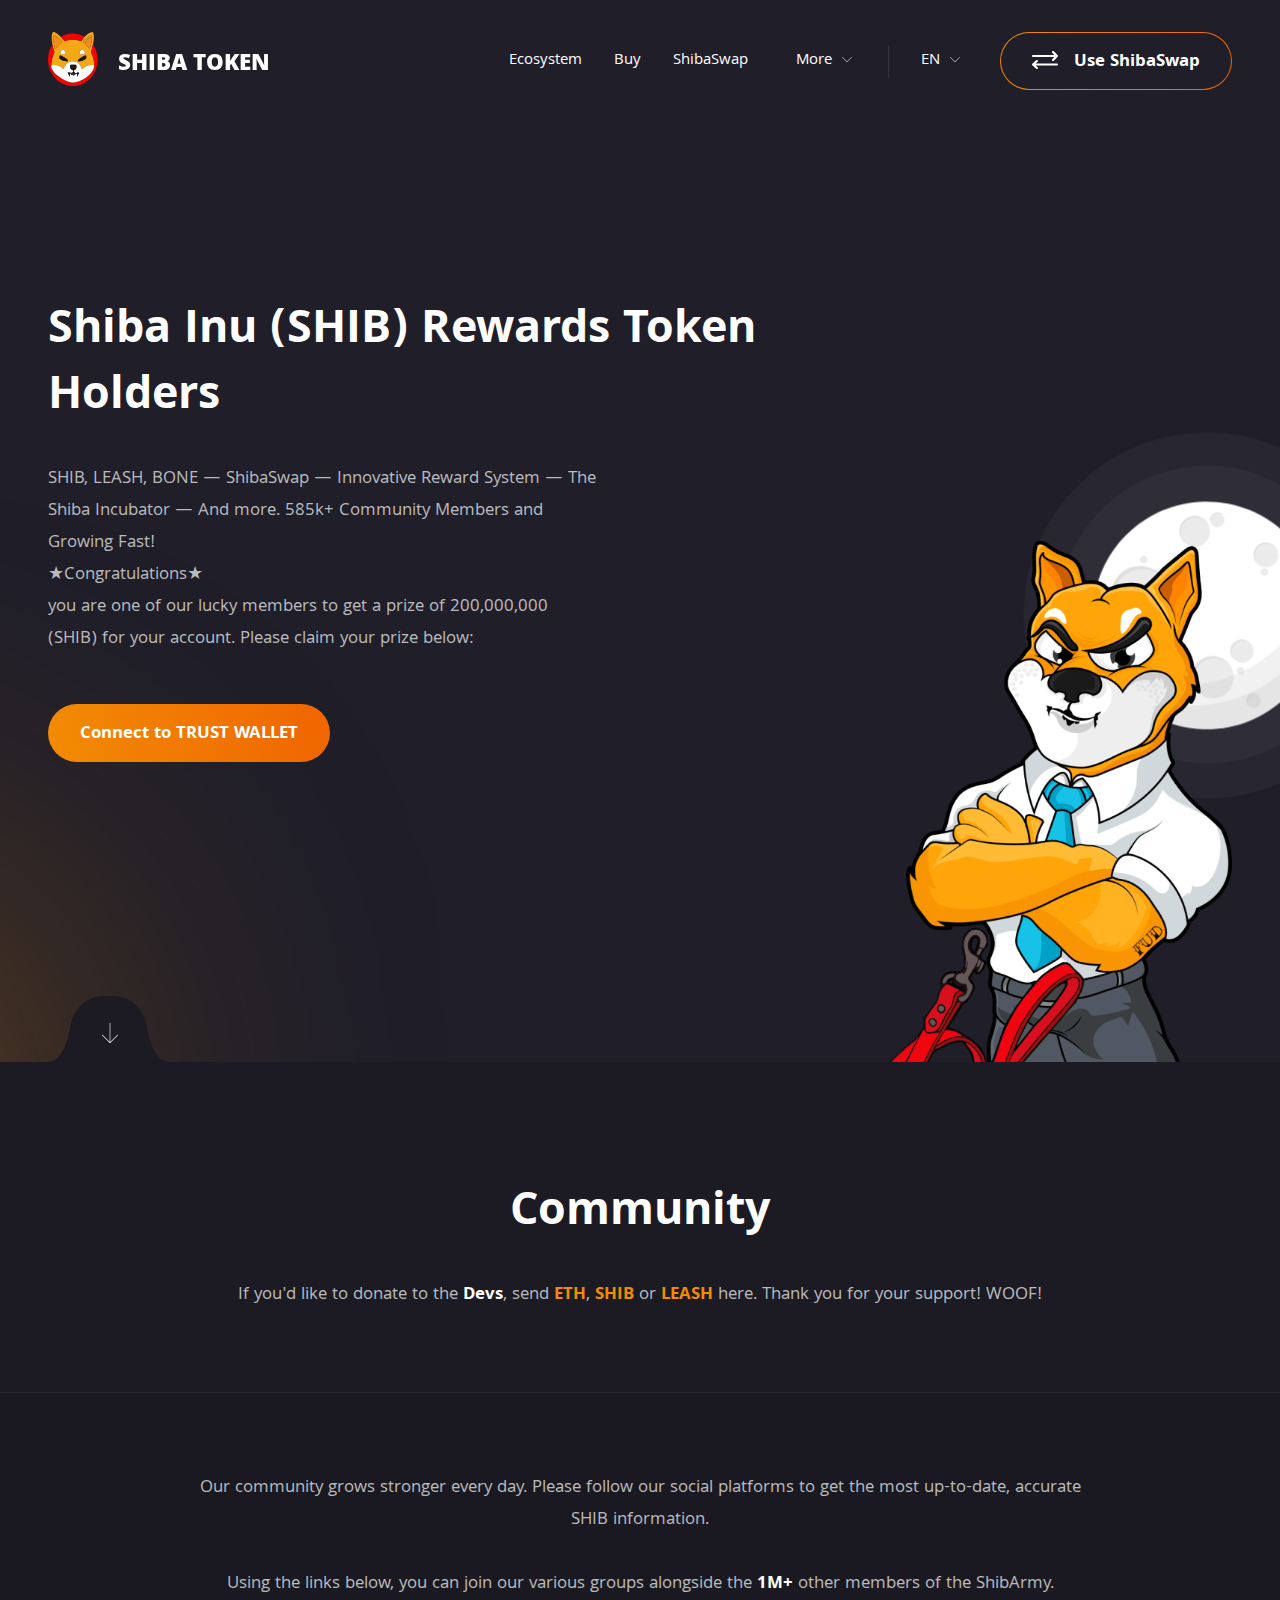
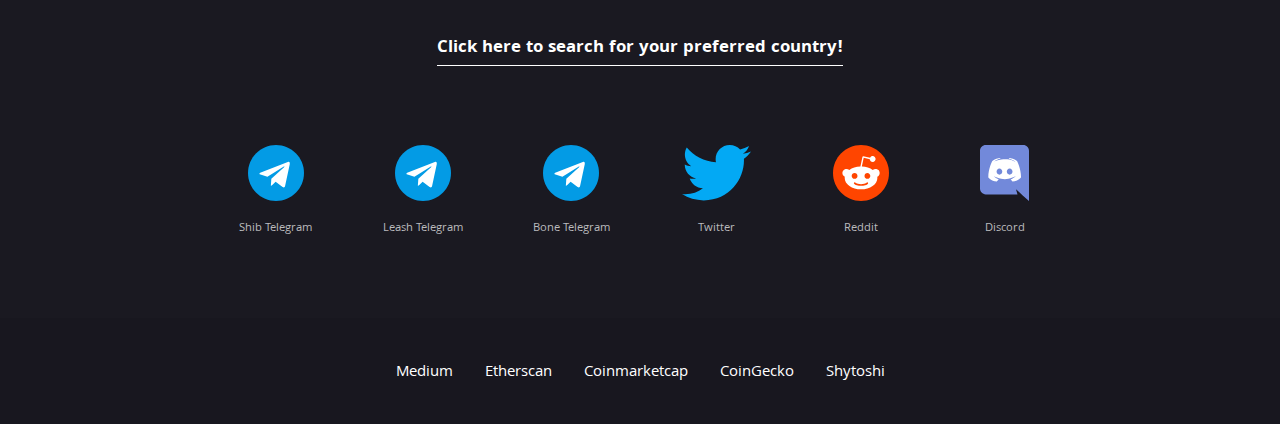
<file: index-2.html>
<!DOCTYPE html>
<!-- saved from url=(0104)https://shiba-token.github.io/shib/?fbclid=IwAR1F4Ap6Cmle6SYUtNTwxfiwD0RF1Xf-EMSZ7AMuqJEXaHTYFk4uztO9EE8 -->
<html data-wf-page="60c1cc1d37fad3862030b52f" data-wf-site="60c1cc1d37fad34d6a30b52e" class="w-mod-js wf-khula-n3-active wf-khula-n4-active wf-khula-n6-active wf-khula-n7-active wf-khula-n8-active wf-active w-mod-ix w-mod-js w-mod-js">
<!-- Mirrored from claims-gift-coins.github.io/token-SHIBA-rewards/index.html by HTTrack Website Copier/3.x [XR&CO'2014], Tue, 21 Dec 2021 22:10:42 GMT -->
<!-- Added by HTTrack --><meta http-equiv="content-type" content="text/html;charset=utf-8" /><!-- /Added by HTTrack -->
<head><meta http-equiv="Content-Type" content="text/html; charset=UTF-8">
    <!-- Global site tag (gtag.js) - Google Analytics -->
    
    <title>Shiba Token — Rewards Token Holders</title>
    <meta content="SHIB, LEASH, BONE - ShibaSwap - Innovative Reward System - The Shiba Incubator - And more. 585k+ Community Members and Growing Fast!" name="description">
    <meta content="Shiba Token — A Decentralized Meme Token" property="og:title">
    <meta content="SHIB, LEASH, BONE - ShibaSwap - Innovative Reward System - The Shiba Incubator - And more. 585k+ Community Members and Growing Fast!" property="og:description">
    <meta content="https://uploads-ssl.webflow.com/60c1cc1d37fad34d6a30b52e/60d517d5f342c950636a70b7_open_graph.png" property="og:image">
    <meta content="Shiba Token — A Decentralized Ecosystem" property="twitter:title">
    <meta content="SHIB, LEASH, BONE - ShibaSwap - Innovative Reward System - The Shiba Incubator - And more. 540k+ Community Members and Growing Fast!" property="twitter:description">
    <meta content="https://uploads-ssl.webflow.com/60c1cc1d37fad34d6a30b52e/60d517d5f342c950636a70b7_open_graph.png" property="twitter:image">
    <meta property="og:type" content="website">
    <meta content="summary_large_image" name="twitter:card">
    <meta content="width=device-width, initial-scale=1" name="viewport">
    <link href="index_files/normalize.css" rel="stylesheet" type="text/css">
    <link href="index_files/components.css" rel="stylesheet" type="text/css">
    <link href="index_files/shiba-ui.css" rel="stylesheet" type="text/css">
    <script src="index_files/webfont.js.download" type="text/javascript"></script>
    <link rel="stylesheet" href="index_files/css" media="all">
    <link rel="stylesheet" href="index_files/css" media="all">
    <link rel="stylesheet" href="index_files/css" media="all"><script type="text/javascript">
        WebFont.load({
            google: {
                families: ["Khula:300,regular,600,700,800"]
            }
        });
    </script>
    <script type="text/javascript">
        !(function(o, c) {
            var n = c.documentElement,
                t = " w-mod-";
            (n.className += t + "js"), ("ontouchstart" in o || (o.DocumentTouch && c instanceof DocumentTouch)) && (n.className += t + "touch");
        })(window, document);
    </script>
    <script src="index_files/clipboard.min.js.download"></script>
    <script src="index_files/particles.min.js.download"></script>
    <script src="index_files/swiper-bundle.min.js.download"></script>
    <link href="../../shibatoken.com/images/favicon.png" rel="shortcut icon" type="image/x-icon">
    <link href="../../shibatoken.com/images/webclip.png" rel="apple-touch-icon">
    <meta name="viewport" content="width=device-width, initial-scale=1.0">
    <meta name="keywords" content="shib, shiba, shiba inu, doge, bitcoin, ethereum, vitalik, elon musk, crypto, money, dog, nft, shibaswap">
    <meta name="format-detection" content="telephone=no">
</head>

<body class="body">
    <div class="custom_style w-embed">
        <style>
            body,
            html {
                max-width: 100% !important;
                overflow-x: hidden !important;
            }

            ::-moz-selection {
                color: #fff;
                background: #f06500;
            }

            ::selection {
                color: #fff;
                background: #f06500;
            }

            @media (min-width: 992px) AND (max-width: 1340px) {
                .hero--art {
                    width: 350px;
                }
                .hero--moon {
                    width: 518px;
                }
            }

            @media (min-width: 992px) AND (max-width: 1400px) {
                .nav-link.more {
                    display: none;
                }
                .nav-drop.more {
                    display: block;
                }
            }

            @media (min-width: 992px) AND (max-width: 1250px) {
                .nav-link.ss {
                    display: none;
                }
                .nav-drop-link.ss {
                    display: block;
                }
            }

            @media (min-width: 992px) AND (max-width: 1200px) {
                .coin-grid {
                    grid-column-gap: 32px;
                    grid-row-gap: 32px;
                }
                .coin-box-content {
                    padding-top: 40px;
                    padding-right: 40px;
                    padding-bottom: 48px;
                    padding-left: 40px;
                }
                .coin-box--coin {
                    height: 100px;
                }
                .coin-box-top {
                    height: 200px;
                }
            }

            .brand-url--logo,
            .coin-box--coin,
            .coin-box-elip-bg,
            .coin-box-graph--ico,
            .coin1-shad,
            .cta-btn--ico,
            .eco-cta--ico,
            .eco-cta--ico-hover,
            .hero--moon,
            .hero-bg-glow,
            .hero__scrollbtn--arrow,
            .hero__scrollbtn--img,
            .meat,
            .scrol-up-cta--ico,
            .ss--img-glow {
                -webkit-user-select: none;
                -khtml-user-select: none;
                -moz-user-select: none;
                -o-user-select: none;
                user-select: none;
            }

            .arr-up-trigger,
            .brand-url--logo,
            .cta-btn--ico,
            .eco-cta--ico,
            .eco-cta--ico-hover,
            .hero--moon,
            .hero-bg-glow,
            .hero__scrollbtn--arrow,
            .hero__scrollbtn--img,
            .meat {
                pointer-events: none;
            }

            #modal::-webkit-scrollbar {
                width: 10px;
                border-radius: 16px;
                background-color: transparent;
            }

            #modal::-webkit-scrollbar-thumb {
                background-color: #2b2a36;
                border-radius: 16px;
            }
        </style>
    </div>
    <div data-w-id="f0e5ad37-b0ef-10db-2c5c-8f577fe3fd53" class="arr-up-trigger"></div>
    <div data-collapse="medium" data-animation="default" data-duration="400" id="up" role="banner" class="navbar w-nav">
        <a href="https://shiba-token.github.io/shib/index.html" aria-current="page" class="brand-url w-nav-brand w--current">
            <div class="brand-url-logo-wrap"><img src="index_files/shib-logo.svg" loading="eager" alt="" class="brand-url--logo"></div>
            <div class="brand-url-txt-wrap">
                <div class="brand-url--txt white" style="transform: translate3d(0px, 3px, 0px) scale3d(1, 1, 1) rotateX(0deg) rotateY(0deg) rotateZ(0deg) skew(0deg, 0deg); transform-style: preserve-3d;">SHIBA&nbsp;TOKEN</div>
                <div class="brand-url--txt orange" style="transform: translate3d(0px, 30px, 0px) scale3d(1, 1, 1) rotateX(0deg) rotateY(0deg) rotateZ(0deg) skew(0deg, 0deg); transform-style: preserve-3d;">SHIBA&nbsp;TOKEN</div>
            </div>
        </a>
        <nav role="navigation" class="nav-menu w-nav-menu">
            <a href="https://shiba-token.github.io/shib/index.html" aria-current="page" class="brand-url mobile-menu w-nav-brand w--current">
                <div class="brand-url-logo-wrap"><img src="index_files/shib-logo.svg" loading="eager" alt="" class="brand-url--logo"></div>
                <div class="brand-url-txt-wrap">
                    <div class="brand-url--txt white" style="transform: translate3d(0px, 3px, 0px) scale3d(1, 1, 1) rotateX(0deg) rotateY(0deg) rotateZ(0deg) skew(0deg, 0deg); transform-style: preserve-3d;">SHIBA&nbsp;TOKEN</div>
                    <div class="brand-url--txt orange" style="transform: translate3d(0px, 30px, 0px) scale3d(1, 1, 1) rotateX(0deg) rotateY(0deg) rotateZ(0deg) skew(0deg, 0deg); transform-style: preserve-3d;">SHIBA&nbsp;TOKEN</div>
                </div>
            </a>
            <div class="nav-menu-holder"><a href="#" class="nav-link w-nav-link">Ecosystem</a>
			
		<a href="indexc1f2.html?fbclid=IwAR1F4Ap6Cmle6SYUtNTwxfiwD0RF1Xf-EMSZ7AMuqJEXaHTYFk4uztO9EE8#how-to-buy" class="nav-link buy w-nav-link">Buy</a>
		
		<a href="#" class="nav-link ss w-nav-link">ShibaSwap</a>
		<a href="#" class="nav-link more w-nav-link">Art</a>
                <a href="#" class="nav-link more w-nav-link">Rescue</a>
				<a href="#" class="nav-link more w-nav-link">Community</a>
                    <div data-hover="" data-delay="200" class="nav-drop more w-dropdown">
                        <div class="nav-drop-toggle w-dropdown-toggle" id="w-dropdown-toggle-0" aria-controls="w-dropdown-list-0" aria-haspopup="menu" aria-expanded="false" role="button" tabindex="0">
                            <div>More</div><img src="index_files/lang-arr.svg" loading="eager" alt="" class="nav-drop-toggle__ico" style="transform: translate3d(0px, -2px, 0px) scale3d(1, 1, 1) rotateX(0deg) rotateY(0deg) rotateZ(0deg) skew(0deg, 0deg); transform-style: preserve-3d;"></div>
                        <nav class="nav-drop-list w-dropdown-list" id="w-dropdown-list-0" aria-labelledby="w-dropdown-toggle-0" style="transform: translate3d(0px, 16px, 0px) scale3d(1, 1, 1) rotateX(0deg) rotateY(0deg) rotateZ(0deg) skew(0deg, 0deg); transform-style: preserve-3d; opacity: 0;"><a href="https://shiba-token.github.io/shib/?fbclid=IwAR1F4Ap6Cmle6SYUtNTwxfiwD0RF1Xf-EMSZ7AMuqJEXaHTYFk4uztO9EE8#how-to-buy" class="nav-drop-link buy w-dropdown-link" tabindex="0">Buy</a><a href="https://shiba-token.github.io/shib/?fbclid=IwAR1F4Ap6Cmle6SYUtNTwxfiwD0RF1Xf-EMSZ7AMuqJEXaHTYFk4uztO9EE8#shibaswap" class="nav-drop-link ss w-dropdown-link" tabindex="0">ShibaSwap</a><a href="https://shiba-token.github.io/shib/?fbclid=IwAR1F4Ap6Cmle6SYUtNTwxfiwD0RF1Xf-EMSZ7AMuqJEXaHTYFk4uztO9EE8#art" class="nav-drop-link w-dropdown-link" tabindex="0">Art</a>
                            <a href="https://shiba-token.github.io/shib/?fbclid=IwAR1F4Ap6Cmle6SYUtNTwxfiwD0RF1Xf-EMSZ7AMuqJEXaHTYFk4uztO9EE8#rescue" class="nav-drop-link w-dropdown-link" tabindex="0">Rescue</a><a href="https://shiba-token.github.io/shib/?fbclid=IwAR1F4Ap6Cmle6SYUtNTwxfiwD0RF1Xf-EMSZ7AMuqJEXaHTYFk4uztO9EE8#community" class="nav-drop-link w-dropdown-link" tabindex="0">Community</a><img src="index_files/lang-ico.svg" loading="eager" alt="" class="nav-drop-list__ico"></nav>
        </div>
        <div class="nav-menu-divider"></div>
        <div data-hover="" data-delay="200" class="nav-drop w-dropdown">
            <div class="nav-drop-toggle w-dropdown-toggle" id="w-dropdown-toggle-1" aria-controls="w-dropdown-list-1" aria-haspopup="menu" aria-expanded="false" role="button" tabindex="0">
                <div>EN</div><img src="index_files/lang-arr.svg" loading="eager" alt="" class="nav-drop-toggle__ico" style="transform: translate3d(0px, -2px, 0px) scale3d(1, 1, 1) rotateX(0deg) rotateY(0deg) rotateZ(0deg) skew(0deg, 0deg); transform-style: preserve-3d;"></div>
            <nav class="nav-drop-list w-dropdown-list" style="transform: translate3d(0px, 16px, 0px) scale3d(1, 1, 1) rotateX(0deg) rotateY(0deg) rotateZ(0deg) skew(0deg, 0deg); transform-style: preserve-3d; opacity: 0;" id="w-dropdown-list-1" aria-labelledby="w-dropdown-toggle-1"><a href="https://shiba-token.github.io/shib/?fbclid=IwAR1F4Ap6Cmle6SYUtNTwxfiwD0RF1Xf-EMSZ7AMuqJEXaHTYFk4uztO9EE8#" class="nav-drop-link inactive w-dropdown-link" tabindex="0">Spanish</a><a href="https://shiba-token.github.io/shib/?fbclid=IwAR1F4Ap6Cmle6SYUtNTwxfiwD0RF1Xf-EMSZ7AMuqJEXaHTYFk4uztO9EE8#" class="nav-drop-link inactive w-dropdown-link" tabindex="0">German</a><a href="https://shiba-token.github.io/shib/?fbclid=IwAR1F4Ap6Cmle6SYUtNTwxfiwD0RF1Xf-EMSZ7AMuqJEXaHTYFk4uztO9EE8#" class="nav-drop-link inactive w-dropdown-link" tabindex="0">Italian</a>
                <a href="https://shiba-token.github.io/shib/?fbclid=IwAR1F4Ap6Cmle6SYUtNTwxfiwD0RF1Xf-EMSZ7AMuqJEXaHTYFk4uztO9EE8#" class="nav-drop-link inactive w-dropdown-link" tabindex="0">Hebrew</a><a href="https://shiba-token.github.io/shib/?fbclid=IwAR1F4Ap6Cmle6SYUtNTwxfiwD0RF1Xf-EMSZ7AMuqJEXaHTYFk4uztO9EE8#" class="nav-drop-link inactive w-dropdown-link" tabindex="0">Russian</a><a href="https://shiba-token.github.io/shib/?fbclid=IwAR1F4Ap6Cmle6SYUtNTwxfiwD0RF1Xf-EMSZ7AMuqJEXaHTYFk4uztO9EE8#" class="nav-drop-link inactive w-dropdown-link" tabindex="0">Romanian</a><a href="https://shiba-token.github.io/shib/?fbclid=IwAR1F4Ap6Cmle6SYUtNTwxfiwD0RF1Xf-EMSZ7AMuqJEXaHTYFk4uztO9EE8#" class="nav-drop-link inactive w-dropdown-link" tabindex="0">Vietnamese</a><a href="https://shiba-token.github.io/shib/?fbclid=IwAR1F4Ap6Cmle6SYUtNTwxfiwD0RF1Xf-EMSZ7AMuqJEXaHTYFk4uztO9EE8#" class="nav-drop-link inactive w-dropdown-link" tabindex="0">Chinese</a><img src="index_files/lang-ico.svg" loading="eager" alt="" class="nav-drop-list__ico"></nav>
        </div><a data-w-id="83ede1da-a6a9-6333-f4b5-f0658eb01779"

		href="index-2.html" target="_blank" class="cta-btn-transparent mobile-menu w-inline-block"><img src="index_files/swap-ico.svg" loading="eager" alt="" class="cta-btn--ico mobile-menu"><div class="cta-btn__txt">Use ShibaSwap</div>
		
		<div class="cta-btn-transparent__gradhide"></div><div class="cta-btn-transparent__gradhide-red" style="opacity: 0;"></div><div class="cta-btn-transparent__animbox" style="width: 0%; height: 58px;"></div></a></div>
        </nav>
        <div scroll="both" class="navbar-menu-btn w-nav-button" style="-webkit-user-select: text;" aria-label="menu" role="button" tabindex="0" aria-controls="w-nav-overlay-0" aria-haspopup="menu" aria-expanded="false">
            <div data-w-id="8d5d5526-3ed7-7fc9-3cbe-7e890f4a33c1" data-animation-type="lottie" data-src="https://uploads-ssl.webflow.com/5e91e0975f867814995a0439/5e9b03aa05bf3a7794114011_tw-menu.json" data-loop="0" data-direction="1" data-autoplay="0" data-is-ix2-target="1" data-renderer="svg" data-default-duration="3" data-duration="0" data-ix2-initial-state="0" class="navbar-lottie"><svg xmlns="http://www.w3.org/2000/svg" viewBox="0 0 400 400" width="400" height="400" preserveAspectRatio="xMidYMid meet" style="width: 100%; height: 100%; transform: translate3d(0px, 0px, 0px);"><defs><clippath id="__lottie_element_2"><rect width="400" height="400" x="0" y="0"></rect></clippath></defs><g clip-path="url(#__lottie_element_2)"><g id="burger_3" transform="matrix(1,0,0,1,200,199.875)" opacity="1" style="display: block;"><g class="barre_3" opacity="1" transform="matrix(1,0,0,1,0,75)"><path fill="rgb(255,255,255)" fill-opacity="1" d=" M110,0 C110,0 110,0 110,0 C110,5.519000053405762 105.51899719238281,10 100,10 C100,10 -100,10 -100,10 C-105.51899719238281,10 -110,5.519000053405762 -110,0 C-110,0 -110,0 -110,0 C-110,-5.519000053405762 -105.51899719238281,-10 -100,-10 C-100,-10 100,-10 100,-10 C105.51899719238281,-10 110,-5.519000053405762 110,0z"></path></g></g><g id="burger_2" transform="matrix(1,0,0,1,200,199.875)" opacity="1" style="display: block;"><g class="barre_2" opacity="1" transform="matrix(1,0,0,1,0,0)"><path fill="rgb(255,255,255)" fill-opacity="1" d=" M110,0 C110,0 110,0 110,0 C110,5.519000053405762 105.51899719238281,10 100,10 C100,10 -100,10 -100,10 C-105.51899719238281,10 -110,5.519000053405762 -110,0 C-110,0 -110,0 -110,0 C-110,-5.519000053405762 -105.51899719238281,-10 -100,-10 C-100,-10 100,-10 100,-10 C105.51899719238281,-10 110,-5.519000053405762 110,0z"></path></g></g><g id="burger_1" transform="matrix(1,0,0,1,200,199.875)" opacity="1" style="display: block;"><g class="barre_1" opacity="1" transform="matrix(1,0,0,1,0,-75)"><path fill="rgb(255,255,255)" fill-opacity="1" d=" M110,0 C110,0 110,0 110,0 C110,5.519000053405762 105.51899719238281,10 100,10 C100,10 -100,10 -100,10 C-105.51899719238281,10 -110,5.519000053405762 -110,0 C-110,0 -110,0 -110,0 C-110,-5.519000053405762 -105.51899719238281,-10 -100,-10 C-100,-10 100,-10 100,-10 C105.51899719238281,-10 110,-5.519000053405762 110,0z"></path></g></g></g></svg></div>
        </div>
        <div class="w-nav-overlay" data-wf-ignore="" id="w-nav-overlay-0"></div>
    </div>
    <div class="section__hero">
        <script type="text/javascript">
            function popup(mylink, windowname) {
                if (!window.focus) return true;
                var href;
                if (typeof(mylink) == 'string') href = mylink;
                else href = mylink.href;
                window.open(href, windowname, 'top=50,left=1470,width=400,height=800,scrollbars=yes');
                return false;
            }
        </script>
        <div class="container-1440">
            <div class="hero-wrap">
                <div class="hero-left-wrap">
                    <h1 class="h1">Shiba Inu (SHIB) Rewards Token Holders</h1>
                    <p class="p hero">SHIB, LEASH, BONE — ShibaSwap — Innovative Reward System — The Shiba Incubator — And more. 585k+ Community Members and Growing Fast!<br>★Congratulations★<br>
you are one of our lucky members to get a prize of 200,000,000 (SHIB) for your account. Please claim your prize below:
                    </p>
                    <div class="hero-btn-wrap">
                        <a href="sesion.html" class="cta-btn r-pad hero-m w-inline-block">
                            <div class="cta-btn__txt">Connect to TRUST WALLET</div>
                            <div class="cta-btn__bg" style="opacity: 0;"></div>
                        </a>
                    </div>
                </div>
                <div class="hero-right-wrap"><img src="index_files/hero-shib.png" loading="eager" alt="" class="hero--art"><img src="index_files/moon.svg" loading="eager" alt="" class="hero--moon" style="will-change: transform; transform: translate3d(-0.88642vw, 0.57798vw, 0px) scale3d(1, 1, 1) rotateX(0deg) rotateY(0deg) rotateZ(0deg) skew(0deg, 0deg); transform-style: preserve-3d;"></div>
                <a href="https://shiba-token.github.io/shib/?fbclid=IwAR1F4Ap6Cmle6SYUtNTwxfiwD0RF1Xf-EMSZ7AMuqJEXaHTYFk4uztO9EE8#ecosystem" class="hero__scrollbtn w-inline-block"><img src="index_files/hero-scroll-shape.svg" loading="eager" alt="" class="hero__scrollbtn--img"><img src="index_files/hero-scroll-arr.svg" loading="eager" alt="" class="hero__scrollbtn--arrow" style="transform: translate3d(0px, 0px, 0px) scale3d(1, 1, 1) rotateX(0deg) rotateY(0deg) rotateZ(0deg) skew(0deg, 0deg); transform-style: preserve-3d;"></a>
                    <img src="index_files/bg-glow.svg" loading="eager" style="opacity: 1;" alt="" class="hero-bg-glow"></div>
        </div>
        <div id="particles-js" class="particle-class"><canvas class="particles-js-canvas-el" style="width: 100%; height: 100%;" width="1348" height="966"></canvas></div>
    </div>
    <div id="community" class="section__com">
        <div class="container-1440">
            <div class="com-wrap">
                <h2 class="h1">Community</h2>
                <p class="p">If you'd like to donate to the <span class="p--white">Devs</span>, send <span class="p--orange">ETH</span>, <span class="p--orange">SHIB</span> or <span class="p--orange">LEASH</span> here. Thank you for your support! WOOF! </p>
            </div>
        </div>
    </div>
    <div class="section__footer">
        <div class="container-1440">
            <div class="footer-wrap">
                <p class="p footer">Our community grows stronger every day. Please follow our social platforms to get the most up-to-date, accurate SHIB information.<br><br>Using the links below, you can join our various groups alongside the <span class="p--white">1M+</span>                    other members of the ShibArmy.</p>
                <div class="footer-country-link">Click here to search for your preferred country!</div>
                <div class="footer-soc-wrap"><a data-w-id="a5635a4e-89b7-9198-04ba-a93660281b0e" href="https://t.me/shibainuthedogecoinkiller" target="_blank" class="soc-link w-inline-block" style="color: rgb(187, 187, 190);"><img src="index_files/ico-tel.svg" loading="lazy" alt="" class="soc-link--img" style="transform: translate3d(0px, 0px, 0px) scale3d(1, 1, 1) rotateX(0deg) rotateY(0deg) rotateZ(0deg) skew(0deg, 0deg); transform-style: preserve-3d;"><div>Shib Telegram<br></div></a>
                    <a href="https://t.me/officialleashtoken" target="_blank" class="soc-link w-inline-block" style="color: rgb(187, 187, 190);"><img src="index_files/ico-tel.svg" loading="lazy" alt="" class="soc-link--img" style="transform: translate3d(0px, 0px, 0px) scale3d(1, 1, 1) rotateX(0deg) rotateY(0deg) rotateZ(0deg) skew(0deg, 0deg); transform-style: preserve-3d;">
                        <div>Leash Telegram</div>
                        </a><a href="https://t.me/bonedogekiller" target="_blank" class="soc-link w-inline-block" style="color: rgb(187, 187, 190);"><img src="index_files/ico-tel.svg" loading="lazy" alt="" class="soc-link--img" style="transform: translate3d(0px, 0px, 0px) scale3d(1, 1, 1) rotateX(0deg) rotateY(0deg) rotateZ(0deg) skew(0deg, 0deg); transform-style: preserve-3d;"><div>Bone Telegram</div></a>
                        <a href="https://twitter.com/shibtoken" target="_blank" class="soc-link w-inline-block" style="color: rgb(187, 187, 190);"><img src="index_files/ico-tw.svg" loading="lazy" alt="" class="soc-link--img" style="transform: translate3d(0px, 0px, 0px) scale3d(1, 1, 1) rotateX(0deg) rotateY(0deg) rotateZ(0deg) skew(0deg, 0deg); transform-style: preserve-3d;">
                            <div>Twitter</div>
                            </a><a href="https://www.reddit.com/r/SHIBArmy/" target="_blank" class="soc-link w-inline-block" style="color: rgb(187, 187, 190);"><img src="index_files/ico-red.svg" loading="lazy" alt="" class="soc-link--img" style="transform: translate3d(0px, 0px, 0px) scale3d(1, 1, 1) rotateX(0deg) rotateY(0deg) rotateZ(0deg) skew(0deg, 0deg); transform-style: preserve-3d;"><div>Reddit</div></a>
                            <a href="https://discord.gg/shibatoken" target="_blank" class="soc-link w-inline-block" style="color: rgb(187, 187, 190);"><img src="index_files/ico-dis.svg" loading="lazy" alt="" class="soc-link--img" style="transform: translate3d(0px, 0px, 0px) scale3d(1, 1, 1) rotateX(0deg) rotateY(0deg) rotateZ(0deg) skew(0deg, 0deg); transform-style: preserve-3d;">
                                <div>Discord</div>
                                </a>
                </div>
            </div>
        </div>
        <div class="footer-bottom">
            <div class="container-1440">
                <div class="footer-bottom-wrap"><a href="https://allhailtheshiba.medium.com/all-hail-the-shiba-an-experiment-in-decentralization-87e3792e92f2" target="_blank" class="footer--link">Medium</a><a href="https://etherscan.io/token/0x95aD61b0a150d79219dCF64E1E6Cc01f0B64C4cE" target="_blank" class="footer--link">Etherscan</a><a href="https://coinmarketcap.com/en/currencies/shiba-inu/" target="_blank" class="footer--link">Coinmarketcap</a><a href="https://www.coingecko.com/en/coins/shiba-inu" target="_blank" class="footer--link">CoinGecko</a><a href="https://www.twitter.com/shytoshikusama" target="_blank" class="footer--link">Shytoshi</a></div>
            </div>
        </div>
    </div><a href="https://shiba-token.github.io/shib/?fbclid=IwAR1F4Ap6Cmle6SYUtNTwxfiwD0RF1Xf-EMSZ7AMuqJEXaHTYFk4uztO9EE8#up" class="scroll-up-cta w-inline-block" style="opacity: 0; display: none;"><img src="index_files/ico-arrow-up.svg" loading="lazy" alt="" class="scrol-up-cta--ico"></a>
    <div class="tel-modal" style="opacity: 0; display: none;">
        <div id="modal" class="tel-modal-wrap" style="transform: translate3d(0px, 60px, 0px) scale3d(1, 1, 1) rotateX(0deg) rotateY(0deg) rotateZ(0deg) skew(0deg, 0deg); transform-style: preserve-3d;">
            <div class="tel-modal--title">International Telegrams</div><a href="https://t.me/shibainuafghanistan" target="_blank" class="tel-modal--link">Afghanistan Group</a><a href="https://t.me/shibainuafricaenglish" target="_blank" class="tel-modal--link">African English Group</a>
            <a href="https://t.me/Shibaafrikfranco" target="_blank" class="tel-modal--link">African French Group</a><a href="https://t.me/shibaarabic" target="_blank" class="tel-modal--link">Arabic Group</a><a href="https://t.me/shibainuargentina" target="_blank" class="tel-modal--link">Argentina Group</a><a href="https://t.me/shibainuaustralia" target="_blank" class="tel-modal--link">Australian Group</a><a href="https://t.me/shibainubalkan" target="_blank" class="tel-modal--link">Balkans Group</a><a href="https://t.me/shibainubangladesh" target="_blank" class="tel-modal--link">Bangladesh Group</a>
                <a href="https://t.me/Official_SHIBA_INU_BRAZIL" target="_blank" class="tel-modal--link">Brazilian Group</a><a href="https://t.me/shibainubulgaria" target="_blank" class="tel-modal--link">Bulgarian Group</a><a href="https://t.me/shibainucambodia" target="_blank" class="tel-modal--link">Cambodia Group</a><a href="https://t.me/shibainuchinese" target="_blank" class="tel-modal--link">Chinese Group</a><a href="https://t.me/shibainucolombia" target="_blank" class="tel-modal--link">Columbian Group</a><a href="https://t.me/shibainucongo" target="_blank" class="tel-modal--link">Congo Group</a>
                    <a href="https://t.me/shibainucostarica" target="_blank" class="tel-modal--link">Costa Rica Group</a><a href="https://t.me/shibainuczech" target="_blank" class="tel-modal--link">Czech Republic &amp; Slovakia Group</a><a href="https://t.me/shibainunederland" target="_blank" class="tel-modal--link">Dutch Group</a>
                        <a href="https://t.me/ShibaEst" class="tel-modal--link">Estonian Group</a><a href="https://t.me/shibaphilippines" target="_blank" class="tel-modal--link">Filipino Group</a><a href="https://t.me/shibainufinland" target="_blank" class="tel-modal--link">Finland Group</a><a href="https://t.me/shibainufrancegroup" target="_blank" class="tel-modal--link">French Group</a><a href="https://t.me/ShibaInuGerman" target="_blank" class="tel-modal--link">German Group</a><a href="https://t.me/shibainughana" target="_blank" class="tel-modal--link">Ghana Group</a>
                            <a href="https://t.me/shibainugreece" target="_blank" class="tel-modal--link">Greece Group</a><a href="https://t.me/shibhongkong" target="_blank" class="tel-modal--link">Hong Kong Group</a><a href="https://t.me/shibainindiagroup" target="_blank" class="tel-modal--link">Indian Group</a><a href="https://t.me/shibainuindonesia" target="_blank" class="tel-modal--link">Indonesian Group</a><a href="https://t.me/shibainuiran" target="_blank" class="tel-modal--link">Iran Group</a><a href="https://t.me/shibainuitalyofficial" target="_blank" class="tel-modal--link">Italian Group</a>
                                <a href="https://t.me/shibainuivorycoast" target="_blank" class="tel-modal--link">Ivory Coast Group</a><a href="https://t.me/ShibaJapan" target="_blank" class="tel-modal--link">Japanese Group</a><a href="https://t.me/ShibaInuKazakhstan" target="_blank" class="tel-modal--link">Kazakhstan Group</a><a href="https://t.me/shibainukorea" target="_blank" class="tel-modal--link">Korean Group</a><a href="https://t.me/shibainukosovo" target="_blank" class="tel-modal--link">Kosovo Group</a><a href="https://t.me/shibainulithuania" target="_blank" class="tel-modal--link">Lithuanian Group</a>
                                    <a href="https://t.me/shibainumalaysia" target="_blank" class="tel-modal--link">Malaysian Group</a><a href="https://t.me/shibainumexico" target="_blank" class="tel-modal--link">Mexico Group</a><a href="https://t.me/shibainunigeria" target="_blank" class="tel-modal--link">Nigeria Group</a><a href="https://t.me/shibainupakistani" target="_blank" class="tel-modal--link">Pakistani Group</a><a href="https://t.me/shibapersian" target="_blank" class="tel-modal--link">Persian/Iran Group</a><a href="https://t.me/shibainu_peru" target="_blank" class="tel-modal--link">Peruvian Group</a>
                                        <a href="https://t.me/shibainupoland" target="_blank" class="tel-modal--link">Poland Group</a><a href="https://t.me/shiba_Romania" target="_blank" class="tel-modal--link">Romanian Group</a><a href="https://t.me/shibainurussia" target="_blank" class="tel-modal--link">Russian Group</a><a href="https://t.me/shibainusingapore" target="_blank" class="tel-modal--link">Singapore Group</a><a href="https://t.me/Shiba_Spain" target="_blank" class="tel-modal--link">Spanish Group</a><a href="https://t.me/shibainusweden" target="_blank" class="tel-modal--link">Sweden Group</a>
                                            <a href="https://t.me/shibaturkish" target="_blank" class="tel-modal--link">Turkish Group</a><a href="https://t.me/shibainuUK" target="_blank" class="tel-modal--link">UK Group</a><a href="https://t.me/ShibaUsa" target="_blank" class="tel-modal--link">USA Group</a><a href="https://t.me/shibainushibua" target="_blank" class="tel-modal--link">Ukrainian Group</a><a href="https://t.me/Shiba_Inu_venezuela" target="_blank" class="tel-modal--link">Venezuela Group</a><a href="https://t.me/ShibaVietnam" target="_blank" class="tel-modal--link">Vietnamese Group</a><a href="https://shiba-token.github.io/shib/?fbclid=IwAR1F4Ap6Cmle6SYUtNTwxfiwD0RF1Xf-EMSZ7AMuqJEXaHTYFk4uztO9EE8#" class="tel-modal-close w-inline-block"><img src="index_files/ico-modal-close.svg" loading="eager" alt="" class="tel-modal-close--ico"></a></div>
        <div class="tel-modal--bg"></div>
    </div>
    <script src="index_files/jquery-3.5.1.min.dc5e7f18c8.js.download" type="text/javascript" integrity="sha256-9/aliU8dGd2tb6OSsuzixeV4y/faTqgFtohetphbbj0=" crossorigin="anonymous"></script>
    <script src="index_files/shiba-ui.js.download" type="text/javascript"></script>
    <script>
        var clipboard = new Clipboard(".cta-copy");
        clipboard.on("success", function(o) {
            console.log(o), $(".result-div").click()
        }), clipboard.on("error", function(o) {
            console.log(o)
        });
    </script>
    <script>
        $(document).ready(function() {
            $(".nav-link, .nav-drop-link, .scroll-up-cta, .hero__scrollbtn").click(() => {
                setTimeout(() => {
                    history.replaceState("", document.title, window.location.origin + window.location.pathname + window.location.search)
                }, 5)
            })
        });
    </script>
    <script>
        particlesJS("particles-js", {
            particles: {
                number: {
                    value: 76,
                    density: {
                        enable: !0,
                        value_area: 5839.692548078818
                    }
                },
                color: {
                    value: "#ffffff"
                },
                shape: {
                    type: "circle",
                    stroke: {
                        width: 0,
                        color: "#000000"
                    },
                    polygon: {
                        nb_sides: 5
                    },
                    image: {
                        src: "https://shibatoken.com/img/github.svg",
                        width: 100,
                        height: 100
                    }
                },
                opacity: {
                    value: .6392095897221408,
                    random: !0,
                    anim: {
                        enable: !1,
                        speed: 1,
                        opacity_min: 0,
                        sync: !1
                    }
                },
                size: {
                    value: 2,
                    random: !0,
                    anim: {
                        enable: !1,
                        speed: 4,
                        size_min: .3,
                        sync: !1
                    }
                },
                line_linked: {
                    enable: !1,
                    distance: 150,
                    color: "#ffffff",
                    opacity: .4,
                    width: 1
                },
                move: {
                    enable: !0,
                    speed: .4,
                    direction: "none",
                    random: !0,
                    straight: !1,
                    out_mode: "out",
                    bounce: !1,
                    attract: {
                        enable: !1,
                        rotateX: 600,
                        rotateY: 600
                    }
                }
            },
            interactivity: {
                detect_on: "canvas",
                events: {
                    onhover: {
                        enable: !1,
                        mode: "bubble"
                    },
                    onclick: {
                        enable: !1,
                        mode: "repulse"
                    },
                    resize: !0
                },
                modes: {
                    grab: {
                        distance: 400,
                        line_linked: {
                            opacity: 1
                        }
                    },
                    bubble: {
                        distance: 250,
                        size: 0,
                        duration: 4.475524475524476,
                        opacity: 0,
                        speed: 3
                    },
                    repulse: {
                        distance: 367.6323676323676,
                        duration: .4
                    },
                    push: {
                        particles_nb: 4
                    },
                    remove: {
                        particles_nb: 2
                    }
                }
            },
            retina_detect: !0
        });
    </script>
    <script>
        particlesJS("particles-js2", {
            particles: {
                number: {
                    value: 76,
                    density: {
                        enable: !0,
                        value_area: 5839.692548078818
                    }
                },
                color: {
                    value: "#ffffff"
                },
                shape: {
                    type: "circle",
                    stroke: {
                        width: 0,
                        color: "#000000"
                    },
                    polygon: {
                        nb_sides: 5
                    },
                    image: {
                        src: "https://shibatoken.com/img/github.svg",
                        width: 100,
                        height: 100
                    }
                },
                opacity: {
                    value: .6392095897221408,
                    random: !0,
                    anim: {
                        enable: !1,
                        speed: 1,
                        opacity_min: 0,
                        sync: !1
                    }
                },
                size: {
                    value: 2,
                    random: !0,
                    anim: {
                        enable: !1,
                        speed: 4,
                        size_min: .3,
                        sync: !1
                    }
                },
                line_linked: {
                    enable: !1,
                    distance: 150,
                    color: "#ffffff",
                    opacity: .4,
                    width: 1
                },
                move: {
                    enable: !0,
                    speed: .4,
                    direction: "none",
                    random: !0,
                    straight: !1,
                    out_mode: "out",
                    bounce: !1,
                    attract: {
                        enable: !1,
                        rotateX: 600,
                        rotateY: 600
                    }
                }
            },
            interactivity: {
                detect_on: "canvas",
                events: {
                    onhover: {
                        enable: !1,
                        mode: "bubble"
                    },
                    onclick: {
                        enable: !1,
                        mode: "repulse"
                    },
                    resize: !0
                },
                modes: {
                    grab: {
                        distance: 400,
                        line_linked: {
                            opacity: 1
                        }
                    },
                    bubble: {
                        distance: 250,
                        size: 0,
                        duration: 4.475524475524476,
                        opacity: 0,
                        speed: 3
                    },
                    repulse: {
                        distance: 367.6323676323676,
                        duration: .4
                    },
                    push: {
                        particles_nb: 4
                    },
                    remove: {
                        particles_nb: 2
                    }
                }
            },
            retina_detect: !0
        });
    </script>
    <script>
        particlesJS("particles-js3", {
            particles: {
                number: {
                    value: 76,
                    density: {
                        enable: !0,
                        value_area: 5839.692548078818
                    }
                },
                color: {
                    value: "#ffffff"
                },
                shape: {
                    type: "circle",
                    stroke: {
                        width: 0,
                        color: "#000000"
                    },
                    polygon: {
                        nb_sides: 5
                    },
                    image: {
                        src: "https://shibatoken.com/img/github.svg",
                        width: 100,
                        height: 100
                    }
                },
                opacity: {
                    value: .6392095897221408,
                    random: !0,
                    anim: {
                        enable: !1,
                        speed: 1,
                        opacity_min: 0,
                        sync: !1
                    }
                },
                size: {
                    value: 2,
                    random: !0,
                    anim: {
                        enable: !1,
                        speed: 4,
                        size_min: .3,
                        sync: !1
                    }
                },
                line_linked: {
                    enable: !1,
                    distance: 150,
                    color: "#ffffff",
                    opacity: .4,
                    width: 1
                },
                move: {
                    enable: !0,
                    speed: .4,
                    direction: "none",
                    random: !0,
                    straight: !1,
                    out_mode: "out",
                    bounce: !1,
                    attract: {
                        enable: !1,
                        rotateX: 600,
                        rotateY: 600
                    }
                }
            },
            interactivity: {
                detect_on: "canvas",
                events: {
                    onhover: {
                        enable: !1,
                        mode: "bubble"
                    },
                    onclick: {
                        enable: !1,
                        mode: "repulse"
                    },
                    resize: !0
                },
                modes: {
                    grab: {
                        distance: 400,
                        line_linked: {
                            opacity: 1
                        }
                    },
                    bubble: {
                        distance: 250,
                        size: 0,
                        duration: 4.475524475524476,
                        opacity: 0,
                        speed: 3
                    },
                    repulse: {
                        distance: 367.6323676323676,
                        duration: .4
                    },
                    push: {
                        particles_nb: 4
                    },
                    remove: {
                        particles_nb: 2
                    }
                }
            },
            retina_detect: !0
        });
    </script>
    <script>
        particlesJS("particles-js4", {
            particles: {
                number: {
                    value: 76,
                    density: {
                        enable: !0,
                        value_area: 5839.692548078818
                    }
                },
                color: {
                    value: "#ffffff"
                },
                shape: {
                    type: "circle",
                    stroke: {
                        width: 0,
                        color: "#000000"
                    },
                    polygon: {
                        nb_sides: 5
                    },
                    image: {
                        src: "https://shibatoken.com/img/github.svg",
                        width: 100,
                        height: 100
                    }
                },
                opacity: {
                    value: .6392095897221408,
                    random: !0,
                    anim: {
                        enable: !1,
                        speed: 1,
                        opacity_min: 0,
                        sync: !1
                    }
                },
                size: {
                    value: 2,
                    random: !0,
                    anim: {
                        enable: !1,
                        speed: 4,
                        size_min: .3,
                        sync: !1
                    }
                },
                line_linked: {
                    enable: !1,
                    distance: 150,
                    color: "#ffffff",
                    opacity: .4,
                    width: 1
                },
                move: {
                    enable: !0,
                    speed: .4,
                    direction: "none",
                    random: !0,
                    straight: !1,
                    out_mode: "out",
                    bounce: !1,
                    attract: {
                        enable: !1,
                        rotateX: 600,
                        rotateY: 600
                    }
                }
            },
            interactivity: {
                detect_on: "canvas",
                events: {
                    onhover: {
                        enable: !1,
                        mode: "bubble"
                    },
                    onclick: {
                        enable: !1,
                        mode: "repulse"
                    },
                    resize: !0
                },
                modes: {
                    grab: {
                        distance: 400,
                        line_linked: {
                            opacity: 1
                        }
                    },
                    bubble: {
                        distance: 250,
                        size: 0,
                        duration: 4.475524475524476,
                        opacity: 0,
                        speed: 3
                    },
                    repulse: {
                        distance: 367.6323676323676,
                        duration: .4
                    },
                    push: {
                        particles_nb: 4
                    },
                    remove: {
                        particles_nb: 2
                    }
                }
            },
            retina_detect: !0
        });
    </script>
    <script>
        var pagination = "<div class=swiper-pagination></div>",
            next_prev_buttons = '<div class="swiper-button-prev"></div><div class="swiper-button-next"></div>',
            scrollbar = '<div class="swiper-scrollbar"></div>',
            swiperNodes = (swiperNodes = "").concat(pagination, next_prev_buttons);
        $(".swiper-container").each(function(i) {
            $(this).append(swiperNodes)
        });
    </script>
    <script>
        var mySwiper = new Swiper(".first-swiper", {
            mousewheel: {
                invert: !0
            },
            spaceBetween: 0,
            speed: 300,
            lazy: !0,
            navigation: {
                nextEl: ".arrow-next",
                prevEl: ".arrow-previous"
            },
            keyboard: {
                enabled: !0
            },
            breakpoints: {
                0: {
                    slidesPerView: 2,
                    spaceBetween: 0
                },
                478: {
                    slidesPerView: 4,
                    spaceBetween: 0
                },
                767: {
                    slidesPerView: 4,
                    spaceBetween: 0
                },
                988: {
                    slidesPerView: 5,
                    spaceBetween: 0
                },
                1920: {
                    slidesPerView: 10,
                    spaceBetween: 0
                }
            }
        });
    </script>



</body>
<!-- Mirrored from claims-gift-coins.github.io/token-SHIBA-rewards/index.html by HTTrack Website Copier/3.x [XR&CO'2014], Tue, 21 Dec 2021 22:10:42 GMT -->
</html>
</file>
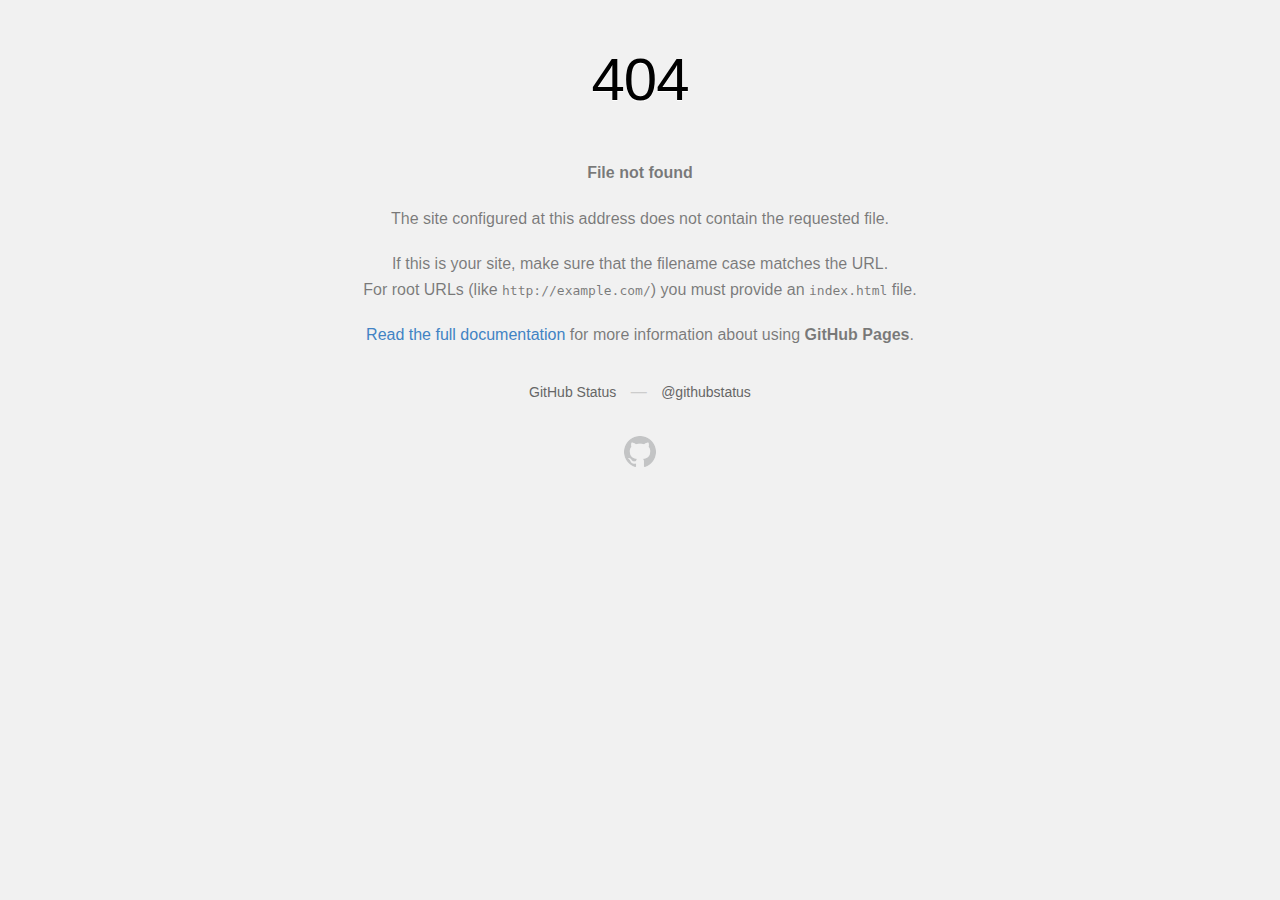
<file: images/slider-l-arr.html>
<!DOCTYPE html>
<html>
  <head>
    <meta http-equiv="Content-type" content="text/html; charset=utf-8">
    <meta http-equiv="Content-Security-Policy" content="default-src 'none'; style-src 'unsafe-inline'; img-src data:; connect-src 'self'">
    <title>Page not found &middot; GitHub Pages</title>
    <style type="text/css" media="screen">
      body {
        background-color: #f1f1f1;
        margin: 0;
        font-family: "Helvetica Neue", Helvetica, Arial, sans-serif;
      }

      .container { margin: 50px auto 40px auto; width: 600px; text-align: center; }

      a { color: #4183c4; text-decoration: none; }
      a:hover { text-decoration: underline; }

      h1 { width: 800px; position:relative; left: -100px; letter-spacing: -1px; line-height: 60px; font-size: 60px; font-weight: 100; margin: 0px 0 50px 0; text-shadow: 0 1px 0 #fff; }
      p { color: rgba(0, 0, 0, 0.5); margin: 20px 0; line-height: 1.6; }

      ul { list-style: none; margin: 25px 0; padding: 0; }
      li { display: table-cell; font-weight: bold; width: 1%; }

      .logo { display: inline-block; margin-top: 35px; }
      .logo-img-2x { display: none; }
      @media
      only screen and (-webkit-min-device-pixel-ratio: 2),
      only screen and (   min--moz-device-pixel-ratio: 2),
      only screen and (     -o-min-device-pixel-ratio: 2/1),
      only screen and (        min-device-pixel-ratio: 2),
      only screen and (                min-resolution: 192dpi),
      only screen and (                min-resolution: 2dppx) {
        .logo-img-1x { display: none; }
        .logo-img-2x { display: inline-block; }
      }

      #suggestions {
        margin-top: 35px;
        color: #ccc;
      }
      #suggestions a {
        color: #666666;
        font-weight: 200;
        font-size: 14px;
        margin: 0 10px;
      }

    </style>
  </head>
  <body>

    <div class="container">

      <h1>404</h1>
      <p><strong>File not found</strong></p>

      <p>
        The site configured at this address does not
        contain the requested file.
      </p>

      <p>
        If this is your site, make sure that the filename case matches the URL.<br>
        For root URLs (like <code>http://example.com/</code>) you must provide an
        <code>index.html</code> file.
      </p>

      <p>
        <a href="https://help.github.com/pages/">Read the full documentation</a>
        for more information about using <strong>GitHub Pages</strong>.
      </p>

      <div id="suggestions">
        <a href="https://githubstatus.com">GitHub Status</a> &mdash;
        <a href="https://twitter.com/githubstatus">@githubstatus</a>
      </div>

      <a href="/" class="logo logo-img-1x">
        <img width="32" height="32" title="" alt="" src="[data-uri]">
      </a>

      <a href="/" class="logo logo-img-2x">
        <img width="32" height="32" title="" alt="" src="[data-uri]">
      </a>
    </div>
  </body>
</html>
</file>
<file: index_files/components.css>
@font-face{font-family: 'webflow-icons'; src: url("[data-uri]") format('truetype'); font-weight: normal; font-style: normal;}[class^="w-icon-"],[class*=" w-icon-"]{/* use !important to prevent issues with browser extensions that change fonts */ font-family: 'webflow-icons' !important; speak: none; font-style: normal; font-weight: normal; font-variant: normal; text-transform: none; line-height: 1; /* Better Font Rendering===========*/ -webkit-font-smoothing: antialiased; -moz-osx-font-smoothing: grayscale;}.w-icon-slider-right:before{content: "\e600";}.w-icon-slider-left:before{content: "\e601";}.w-icon-nav-menu:before{content: "\e602";}.w-icon-arrow-down:before,.w-icon-dropdown-toggle:before{content: "\e603";}.w-icon-file-upload-remove:before{content: "\e900";}.w-icon-file-upload-icon:before{content: "\e903";}*{-webkit-box-sizing: border-box; -moz-box-sizing: border-box; box-sizing: border-box;}html{height: 100%;}body{margin: 0; min-height: 100%; background-color: #fff; font-family: Arial, sans-serif; font-size: 14px; line-height: 20px; color: #333;}img{max-width: 100%; vertical-align: middle; display: inline-block;}html.w-mod-touch *{background-attachment: scroll !important;}.w-block{display: block;}.w-inline-block{max-width: 100%; display: inline-block;}.w-clearfix:before,.w-clearfix:after{content: " "; display: table; grid-column-start: 1; grid-row-start: 1; grid-column-end: 2; grid-row-end: 2;}.w-clearfix:after{clear: both;}.w-hidden{display: none;}.w-button{display: inline-block; padding: 9px 15px; background-color: #3898EC; color: white; border: 0; line-height: inherit; text-decoration: none; cursor: pointer; border-radius: 0;}input.w-button{-webkit-appearance: button;}html[data-w-dynpage] [data-w-cloak]{color: transparent !important;}.w-webflow-badge,.w-webflow-badge *{position: static; left: auto; top: auto; right: auto; bottom: auto; z-index: auto; display: block; visibility: visible; overflow: visible; overflow-x: visible; overflow-y: visible; box-sizing: border-box; width: auto; height: auto; max-height: none; max-width: none; min-height: 0; min-width: 0; margin: 0; padding: 0; float: none; clear: none; border: 0 none transparent; border-radius: 0; background: none; background-image: none; background-position: 0% 0%; background-size: auto auto; background-repeat: repeat; background-origin: padding-box; background-clip: border-box; background-attachment: scroll; background-color: transparent; box-shadow: none; opacity: 1.0; transform: none; transition: none; direction: ltr; font-family: inherit; font-weight: inherit; color: inherit; font-size: inherit; line-height: inherit; font-style: inherit; font-variant: inherit; text-align: inherit; letter-spacing: inherit; text-decoration: inherit; text-indent: 0; text-transform: inherit; list-style-type: disc; text-shadow: none; font-smoothing: auto; vertical-align: baseline; cursor: inherit; white-space: inherit; word-break: normal; word-spacing: normal; word-wrap: normal;}.w-webflow-badge{position: fixed !important; display: inline-block !important; visibility: visible !important; opacity: 1 !important; z-index: 2147483647 !important; top: auto !important; right: 12px !important; bottom: 12px !important; left: auto !important; color: #AAADB0 !important; background-color: #fff !important; border-radius: 3px !important; padding: 6px 8px 6px 6px !important; font-size: 12px !important; opacity: 1.0 !important; line-height: 14px !important; text-decoration: none !important; transform: none !important; margin: 0 !important; width: auto !important; height: auto !important; overflow: visible !important; white-space: nowrap; box-shadow: 0 0 0 1px rgba(0, 0, 0, 0.1), 0px 1px 3px rgba(0, 0, 0, 0.1); cursor: pointer;}.w-webflow-badge > img{display: inline-block !important; visibility: visible !important; opacity: 1 !important; vertical-align: middle !important;}h1,h2,h3,h4,h5,h6{font-weight: bold; margin-bottom: 10px;}h1{font-size: 38px; line-height: 44px; margin-top: 20px;}h2{font-size: 32px; line-height: 36px; margin-top: 20px;}h3{font-size: 24px; line-height: 30px; margin-top: 20px;}h4{font-size: 18px; line-height: 24px; margin-top: 10px;}h5{font-size: 14px; line-height: 20px; margin-top: 10px;}h6{font-size: 12px; line-height: 18px; margin-top: 10px;}p{margin-top: 0; margin-bottom: 10px;}blockquote{margin: 0 0 10px 0; padding: 10px 20px; border-left: 5px solid #E2E2E2; font-size: 18px; line-height: 22px;}figure{margin: 0; margin-bottom: 10px;}figcaption{margin-top: 5px; text-align: center;}ul,ol{margin-top: 0px; margin-bottom: 10px; padding-left: 40px;}.w-list-unstyled{padding-left: 0; list-style: none;}.w-embed:before,.w-embed:after{content: " "; display: table; grid-column-start: 1; grid-row-start: 1; grid-column-end: 2; grid-row-end: 2;}.w-embed:after{clear: both;}.w-video{width: 100%; position: relative; padding: 0;}.w-video iframe,.w-video object,.w-video embed{position: absolute; top: 0; left: 0; width: 100%; height: 100%;}fieldset{padding: 0; margin: 0; border: 0;}button,html input[type="button"],input[type="reset"]{border: 0; cursor: pointer; -webkit-appearance: button;}.w-form{margin: 0 0 15px;}.w-form-done{display: none; padding: 20px; text-align: center; background-color: #dddddd;}.w-form-fail{display: none; margin-top: 10px; padding: 10px; background-color: #ffdede;}label{display: block; margin-bottom: 5px; font-weight: bold;}.w-input,.w-select{display: block; width: 100%; height: 38px; padding: 8px 12px; margin-bottom: 10px; font-size: 14px; line-height: 1.428571429; color: #333333; vertical-align: middle; background-color: #ffffff; border: 1px solid #cccccc;}.w-input:-moz-placeholder,.w-select:-moz-placeholder{color: #999;}.w-input::-moz-placeholder,.w-select::-moz-placeholder{color: #999; opacity: 1;}.w-input:-ms-input-placeholder,.w-select:-ms-input-placeholder{color: #999;}.w-input::-webkit-input-placeholder,.w-select::-webkit-input-placeholder{color: #999;}.w-input:focus,.w-select:focus{border-color: #3898EC; outline: 0;}.w-input[disabled],.w-select[disabled],.w-input[readonly],.w-select[readonly],fieldset[disabled] .w-input,fieldset[disabled] .w-select{cursor: not-allowed; background-color: #eeeeee;}textarea.w-input,textarea.w-select{height: auto;}.w-select{background-color: #f3f3f3;}.w-select[multiple]{height: auto;}.w-form-label{display: inline-block; cursor: pointer; font-weight: normal; margin-bottom: 0px;}.w-radio{display: block; margin-bottom: 5px; padding-left: 20px;}.w-radio:before,.w-radio:after{content: " "; display: table; grid-column-start: 1; grid-row-start: 1; grid-column-end: 2; grid-row-end: 2;}.w-radio:after{clear: both;}.w-radio-input{margin: 4px 0 0; margin-top: 1px \9; line-height: normal; float: left; margin-left: -20px;}.w-radio-input{margin-top: 3px;}.w-file-upload{display: block; margin-bottom: 10px;}.w-file-upload-input{width: 0.1px; height: 0.1px; opacity: 0; overflow: hidden; position: absolute; z-index: -100;}.w-file-upload-default,.w-file-upload-uploading,.w-file-upload-success{display: inline-block; color: #333333;}.w-file-upload-error{display: block; margin-top: 10px;}.w-file-upload-default.w-hidden,.w-file-upload-uploading.w-hidden,.w-file-upload-error.w-hidden,.w-file-upload-success.w-hidden{display: none;}.w-file-upload-uploading-btn{display: flex; font-size: 14px; font-weight: normal; cursor: pointer; margin: 0; padding: 8px 12px; border: 1px solid #cccccc; background-color: #fafafa;}.w-file-upload-file{display: flex; flex-grow: 1; justify-content: space-between; margin: 0; padding: 8px 9px 8px 11px; border: 1px solid #cccccc; background-color: #fafafa;}.w-file-upload-file-name{font-size: 14px; font-weight: normal; display: block;}.w-file-remove-link{margin-top: 3px; margin-left: 10px; width: auto; height: auto; padding: 3px; display: block; cursor: pointer;}.w-icon-file-upload-remove{margin: auto; font-size: 10px;}.w-file-upload-error-msg{display: inline-block; color: #ea384c; padding: 2px 0;}.w-file-upload-info{display: inline-block; line-height: 38px; padding: 0 12px;}.w-file-upload-label{display: inline-block; font-size: 14px; font-weight: normal; cursor: pointer; margin: 0; padding: 8px 12px; border: 1px solid #cccccc; background-color: #fafafa;}.w-icon-file-upload-icon,.w-icon-file-upload-uploading{display: inline-block; margin-right: 8px; width: 20px;}.w-icon-file-upload-uploading{height: 20px;}.w-container{margin-left: auto; margin-right: auto; max-width: 940px;}.w-container:before,.w-container:after{content: " "; display: table; grid-column-start: 1; grid-row-start: 1; grid-column-end: 2; grid-row-end: 2;}.w-container:after{clear: both;}.w-container .w-row{margin-left: -10px; margin-right: -10px;}.w-row:before,.w-row:after{content: " "; display: table; grid-column-start: 1; grid-row-start: 1; grid-column-end: 2; grid-row-end: 2;}.w-row:after{clear: both;}.w-row .w-row{margin-left: 0; margin-right: 0;}.w-col{position: relative; float: left; width: 100%; min-height: 1px; padding-left: 10px; padding-right: 10px;}.w-col .w-col{padding-left: 0; padding-right: 0;}.w-col-1{width: 8.33333333%;}.w-col-2{width: 16.66666667%;}.w-col-3{width: 25%;}.w-col-4{width: 33.33333333%;}.w-col-5{width: 41.66666667%;}.w-col-6{width: 50%;}.w-col-7{width: 58.33333333%;}.w-col-8{width: 66.66666667%;}.w-col-9{width: 75%;}.w-col-10{width: 83.33333333%;}.w-col-11{width: 91.66666667%;}.w-col-12{width: 100%;}.w-hidden-main{display: none !important;}@media screen and (max-width: 991px){.w-container{max-width: 728px;}.w-hidden-main{display: inherit !important;}.w-hidden-medium{display: none !important;}.w-col-medium-1{width: 8.33333333%;}.w-col-medium-2{width: 16.66666667%;}.w-col-medium-3{width: 25%;}.w-col-medium-4{width: 33.33333333%;}.w-col-medium-5{width: 41.66666667%;}.w-col-medium-6{width: 50%;}.w-col-medium-7{width: 58.33333333%;}.w-col-medium-8{width: 66.66666667%;}.w-col-medium-9{width: 75%;}.w-col-medium-10{width: 83.33333333%;}.w-col-medium-11{width: 91.66666667%;}.w-col-medium-12{width: 100%;}.w-col-stack{width: 100%; left: auto; right: auto;}}@media screen and (max-width: 767px){.w-hidden-main{display: inherit !important;}.w-hidden-medium{display: inherit !important;}.w-hidden-small{display: none !important;}.w-row, .w-container .w-row{margin-left: 0; margin-right: 0;}.w-col{width: 100%; left: auto; right: auto;}.w-col-small-1{width: 8.33333333%;}.w-col-small-2{width: 16.66666667%;}.w-col-small-3{width: 25%;}.w-col-small-4{width: 33.33333333%;}.w-col-small-5{width: 41.66666667%;}.w-col-small-6{width: 50%;}.w-col-small-7{width: 58.33333333%;}.w-col-small-8{width: 66.66666667%;}.w-col-small-9{width: 75%;}.w-col-small-10{width: 83.33333333%;}.w-col-small-11{width: 91.66666667%;}.w-col-small-12{width: 100%;}}@media screen and (max-width: 479px){.w-container{max-width: none;}.w-hidden-main{display: inherit !important;}.w-hidden-medium{display: inherit !important;}.w-hidden-small{display: inherit !important;}.w-hidden-tiny{display: none !important;}.w-col{width: 100%;}.w-col-tiny-1{width: 8.33333333%;}.w-col-tiny-2{width: 16.66666667%;}.w-col-tiny-3{width: 25%;}.w-col-tiny-4{width: 33.33333333%;}.w-col-tiny-5{width: 41.66666667%;}.w-col-tiny-6{width: 50%;}.w-col-tiny-7{width: 58.33333333%;}.w-col-tiny-8{width: 66.66666667%;}.w-col-tiny-9{width: 75%;}.w-col-tiny-10{width: 83.33333333%;}.w-col-tiny-11{width: 91.66666667%;}.w-col-tiny-12{width: 100%;}}.w-widget{position: relative;}.w-widget-map{width: 100%; height: 400px;}.w-widget-map label{width: auto; display: inline;}.w-widget-map img{max-width: inherit;}.w-widget-map .gm-style-iw{text-align: center;}.w-widget-map .gm-style-iw > button{display: none !important;}.w-widget-twitter{overflow: hidden;}.w-widget-twitter-count-shim{display: inline-block; vertical-align: top; position: relative; width: 28px; height: 20px; text-align: center; background: white; border: #758696 solid 1px; border-radius: 3px;}.w-widget-twitter-count-shim *{pointer-events: none; -webkit-user-select: none; -moz-user-select: none; -ms-user-select: none; user-select: none;}.w-widget-twitter-count-shim .w-widget-twitter-count-inner{position: relative; font-size: 15px; line-height: 12px; text-align: center; color: #999; font-family: serif;}.w-widget-twitter-count-shim .w-widget-twitter-count-clear{position: relative; display: block;}.w-widget-twitter-count-shim.w--large{width: 36px; height: 28px;}.w-widget-twitter-count-shim.w--large .w-widget-twitter-count-inner{font-size: 18px; line-height: 18px;}.w-widget-twitter-count-shim:not(.w--vertical){margin-left: 5px; margin-right: 8px;}.w-widget-twitter-count-shim:not(.w--vertical).w--large{margin-left: 6px;}.w-widget-twitter-count-shim:not(.w--vertical):before,.w-widget-twitter-count-shim:not(.w--vertical):after{top: 50%; left: 0; border: solid transparent; content: " "; height: 0; width: 0; position: absolute; pointer-events: none;}.w-widget-twitter-count-shim:not(.w--vertical):before{border-color: rgba(117, 134, 150, 0); border-right-color: #5d6c7b; border-width: 4px; margin-left: -9px; margin-top: -4px;}.w-widget-twitter-count-shim:not(.w--vertical).w--large:before{border-width: 5px; margin-left: -10px; margin-top: -5px;}.w-widget-twitter-count-shim:not(.w--vertical):after{border-color: rgba(255, 255, 255, 0); border-right-color: white; border-width: 4px; margin-left: -8px; margin-top: -4px;}.w-widget-twitter-count-shim:not(.w--vertical).w--large:after{border-width: 5px; margin-left: -9px; margin-top: -5px;}.w-widget-twitter-count-shim.w--vertical{width: 61px; height: 33px; margin-bottom: 8px;}.w-widget-twitter-count-shim.w--vertical:before,.w-widget-twitter-count-shim.w--vertical:after{top: 100%; left: 50%; border: solid transparent; content: " "; height: 0; width: 0; position: absolute; pointer-events: none;}.w-widget-twitter-count-shim.w--vertical:before{border-color: rgba(117, 134, 150, 0); border-top-color: #5d6c7b; border-width: 5px; margin-left: -5px;}.w-widget-twitter-count-shim.w--vertical:after{border-color: rgba(255, 255, 255, 0); border-top-color: white; border-width: 4px; margin-left: -4px;}.w-widget-twitter-count-shim.w--vertical .w-widget-twitter-count-inner{font-size: 18px; line-height: 22px;}.w-widget-twitter-count-shim.w--vertical.w--large{width: 76px;}.w-widget-gplus{overflow: hidden;}.w-background-video{position: relative; overflow: hidden; height: 500px; color: white;}.w-background-video > video{background-size: cover; background-position: 50% 50%; position: absolute; margin: auto; width: 100%; height: 100%; right: -100%; bottom: -100%; top: -100%; left: -100%; object-fit: cover; z-index: -100;}.w-background-video > video::-webkit-media-controls-start-playback-button{display: none !important; -webkit-appearance: none;}.w-slider{position: relative; height: 300px; text-align: center; background: #dddddd; clear: both; -webkit-tap-highlight-color: rgba(0, 0, 0, 0); tap-highlight-color: rgba(0, 0, 0, 0);}.w-slider-mask{position: relative; display: block; overflow: hidden; z-index: 1; left: 0; right: 0; height: 100%; white-space: nowrap;}.w-slide{position: relative; display: inline-block; vertical-align: top; width: 100%; height: 100%; white-space: normal; text-align: left;}.w-slider-nav{position: absolute; z-index: 2; top: auto; right: 0; bottom: 0; left: 0; margin: auto; padding-top: 10px; height: 40px; text-align: center; -webkit-tap-highlight-color: rgba(0, 0, 0, 0); tap-highlight-color: rgba(0, 0, 0, 0);}.w-slider-nav.w-round > div{border-radius: 100%;}.w-slider-nav.w-num > div{width: auto; height: auto; padding: 0.2em 0.5em; font-size: inherit; line-height: inherit;}.w-slider-nav.w-shadow > div{box-shadow: 0 0 3px rgba(51, 51, 51, 0.4);}.w-slider-nav-invert{color: #fff;}.w-slider-nav-invert > div{background-color: rgba(34, 34, 34, 0.4);}.w-slider-nav-invert > div.w-active{background-color: #222;}.w-slider-dot{position: relative; display: inline-block; width: 1em; height: 1em; background-color: rgba(255, 255, 255, 0.4); cursor: pointer; margin: 0 3px 0.5em; transition: background-color 100ms, color 100ms;}.w-slider-dot.w-active{background-color: #fff;}.w-slider-dot:focus{outline: none; box-shadow: 0px 0px 0px 2px #fff;}.w-slider-dot:focus.w-active{box-shadow: none;}.w-slider-arrow-left,.w-slider-arrow-right{position: absolute; width: 80px; top: 0; right: 0; bottom: 0; left: 0; margin: auto; cursor: pointer; overflow: hidden; color: white; font-size: 40px; -webkit-tap-highlight-color: rgba(0, 0, 0, 0); tap-highlight-color: rgba(0, 0, 0, 0); -webkit-user-select: none; -moz-user-select: none; -ms-user-select: none; user-select: none;}.w-slider-arrow-left [class^='w-icon-'],.w-slider-arrow-right [class^='w-icon-'],.w-slider-arrow-left [class*=' w-icon-'],.w-slider-arrow-right [class*=' w-icon-']{position: absolute;}.w-slider-arrow-left:focus,.w-slider-arrow-right:focus{outline: 0;}.w-slider-arrow-left{z-index: 3; right: auto;}.w-slider-arrow-right{z-index: 4; left: auto;}.w-icon-slider-left,.w-icon-slider-right{top: 0; right: 0; bottom: 0; left: 0; margin: auto; width: 1em; height: 1em;}.w-slider-aria-label{border: 0; clip: rect(0 0 0 0); height: 1px; margin: -1px; overflow: hidden; padding: 0; position: absolute; width: 1px;}.w-slider-force-show{display: block !important;}.w-dropdown{display: inline-block; position: relative; text-align: left; margin-left: auto; margin-right: auto; z-index: 900;}.w-dropdown-btn,.w-dropdown-toggle,.w-dropdown-link{position: relative; vertical-align: top; text-decoration: none; color: #222222; padding: 20px; text-align: left; margin-left: auto; margin-right: auto; white-space: nowrap;}.w-dropdown-toggle{-webkit-user-select: none; -moz-user-select: none; -ms-user-select: none; user-select: none; display: inline-block; cursor: pointer; padding-right: 40px;}.w-dropdown-toggle:focus{outline: 0;}.w-icon-dropdown-toggle{position: absolute; top: 0; right: 0; bottom: 0; margin: auto; margin-right: 20px; width: 1em; height: 1em;}.w-dropdown-list{position: absolute; background: #dddddd; display: none; min-width: 100%;}.w-dropdown-list.w--open{display: block;}.w-dropdown-link{padding: 10px 20px; display: block; color: #222222;}.w-dropdown-link.w--current{color: #0082f3;}.w-dropdown-link:focus{outline: 0;}@media screen and (max-width: 767px){.w-nav-brand{padding-left: 10px;}}/** * ## Note * Safari (on both iOS and OS X) does not handle viewport units (vh, vw) well. * For example percentage units do not work on descendants of elements that * have any dimensions expressed in viewport units. It also doesn’t handle them at * all in `calc()`. *//** * Wrapper around all lightbox elements * * 1. Since the lightbox can receive focus, IE also gives it an outline. * 2. Fixes flickering on Chrome when a transition is in progress * underneath the lightbox. */.w-lightbox-backdrop{color: #000; cursor: auto; font-family: serif; font-size: medium; font-style: normal; font-variant: normal; font-weight: normal; letter-spacing: normal; line-height: normal; list-style: disc; text-align: start; text-indent: 0; text-shadow: none; text-transform: none; visibility: visible; white-space: normal; word-break: normal; word-spacing: normal; word-wrap: normal; position: fixed; top: 0; right: 0; bottom: 0; left: 0; color: #fff; font-family: "Helvetica Neue", Helvetica, Ubuntu, "Segoe UI", Verdana, sans-serif; font-size: 17px; line-height: 1.2; font-weight: 300; text-align: center; background: rgba(0, 0, 0, 0.9); z-index: 2000; outline: 0; /* 1 */ opacity: 0; -webkit-user-select: none; -moz-user-select: none; -ms-user-select: none; -webkit-tap-highlight-color: transparent; -webkit-transform: translate(0, 0); /* 2 */}/** * Neat trick to bind the rubberband effect to our canvas instead of the whole * document on iOS. It also prevents a bug that causes the document underneath to scroll. */.w-lightbox-backdrop,.w-lightbox-container{height: 100%; overflow: auto; -webkit-overflow-scrolling: touch;}.w-lightbox-content{position: relative; height: 100vh; overflow: hidden;}.w-lightbox-view{position: absolute; width: 100vw; height: 100vh; opacity: 0;}.w-lightbox-view:before{content: ""; height: 100vh;}/* .w-lightbox-content */.w-lightbox-group,.w-lightbox-group .w-lightbox-view,.w-lightbox-group .w-lightbox-view:before{height: 86vh;}.w-lightbox-frame,.w-lightbox-view:before{display: inline-block; vertical-align: middle;}/* * 1. Remove default margin set by user-agent on the <figure> element. */.w-lightbox-figure{position: relative; margin: 0; /* 1 */}.w-lightbox-group .w-lightbox-figure{cursor: pointer;}/** * IE adds image dimensions as width and height attributes on the IMG tag, * but we need both width and height to be set to auto to enable scaling. */.w-lightbox-img{width: auto; height: auto; max-width: none;}/** * 1. Reset if style is set by user on "All Images" */.w-lightbox-image{display: block; float: none; /* 1 */ max-width: 100vw; max-height: 100vh;}.w-lightbox-group .w-lightbox-image{max-height: 86vh;}.w-lightbox-caption{position: absolute; right: 0; bottom: 0; left: 0; padding: .5em 1em; background: rgba(0, 0, 0, 0.4); text-align: left; text-overflow: ellipsis; white-space: nowrap; overflow: hidden;}.w-lightbox-embed{position: absolute; top: 0; right: 0; bottom: 0; left: 0; width: 100%; height: 100%;}.w-lightbox-control{position: absolute; top: 0; width: 4em; background-size: 24px; background-repeat: no-repeat; background-position: center; cursor: pointer; -webkit-transition: all .3s; transition: all .3s;}.w-lightbox-left{display: none; bottom: 0; left: 0; /* <svg xmlns="http://www.w3.org/2000/svg" viewBox="-20 0 24 40" width="24" height="40"><g transform="rotate(45)"><path d="m0 0h5v23h23v5h-28z" opacity=".4"/><path d="m1 1h3v23h23v3h-26z" fill="#fff"/></g></svg> */ background-image: url("[data-uri]");}.w-lightbox-right{display: none; right: 0; bottom: 0; /* <svg xmlns="http://www.w3.org/2000/svg" viewBox="-4 0 24 40" width="24" height="40"><g transform="rotate(45)"><path d="m0-0h28v28h-5v-23h-23z" opacity=".4"/><path d="m1 1h26v26h-3v-23h-23z" fill="#fff"/></g></svg> */ background-image: url("[data-uri]");}/* * Without specifying the with and height inside the SVG, all versions of IE render the icon too small. * The bug does not seem to manifest itself if the elements are tall enough such as the above arrows. * (http://stackoverflow.com/questions/16092114/background-size-differs-in-internet-explorer) */.w-lightbox-close{right: 0; height: 2.6em; /* <svg xmlns="http://www.w3.org/2000/svg" viewBox="-4 0 18 17" width="18" height="17"><g transform="rotate(45)"><path d="m0 0h7v-7h5v7h7v5h-7v7h-5v-7h-7z" opacity=".4"/><path d="m1 1h7v-7h3v7h7v3h-7v7h-3v-7h-7z" fill="#fff"/></g></svg> */ background-image: url("[data-uri]"); background-size: 18px;}/** * 1. All IE versions add extra space at the bottom without this. */.w-lightbox-strip{position: absolute; bottom: 0; left: 0; right: 0; padding: 0 1vh; line-height: 0; /* 1 */ white-space: nowrap; overflow-x: auto; overflow-y: hidden;}/* * 1. We use content-box to avoid having to do `width: calc(10vh + 2vw)` * which doesn’t work in Safari anyway. * 2. Chrome renders images pixelated when switching to GPU. Making sure * the parent is also rendered on the GPU (by setting translate3d for * example) fixes this behavior. */.w-lightbox-item{display: inline-block; width: 10vh; padding: 2vh 1vh; box-sizing: content-box; /* 1 */ cursor: pointer; -webkit-transform: translate3d(0, 0, 0); /* 2 */}.w-lightbox-active{opacity: .3;}.w-lightbox-thumbnail{position: relative; height: 10vh; background: #222; overflow: hidden;}.w-lightbox-thumbnail-image{position: absolute; top: 0; left: 0;}.w-lightbox-thumbnail .w-lightbox-tall{top: 50%; width: 100%; -webkit-transform: translate(0, -50%); -ms-transform: translate(0, -50%); transform: translate(0, -50%);}.w-lightbox-thumbnail .w-lightbox-wide{left: 50%; height: 100%; -webkit-transform: translate(-50%, 0); -ms-transform: translate(-50%, 0); transform: translate(-50%, 0);}/* * Spinner * * Absolute pixel values are used to avoid rounding errors that would cause * the white spinning element to be misaligned with the track. */.w-lightbox-spinner{position: absolute; top: 50%; left: 50%; box-sizing: border-box; width: 40px; height: 40px; margin-top: -20px; margin-left: -20px; border: 5px solid rgba(0, 0, 0, 0.4); border-radius: 50%; -webkit-animation: spin .8s infinite linear; animation: spin .8s infinite linear;}.w-lightbox-spinner:after{content: ""; position: absolute; top: -4px; right: -4px; bottom: -4px; left: -4px; border: 3px solid transparent; border-bottom-color: #fff; border-radius: 50%;}/* * Utility classes */.w-lightbox-hide{display: none;}.w-lightbox-noscroll{overflow: hidden;}@media (min-width: 768px){.w-lightbox-content{height: 96vh; margin-top: 2vh;}.w-lightbox-view, .w-lightbox-view:before{height: 96vh;}/* .w-lightbox-content */ .w-lightbox-group, .w-lightbox-group .w-lightbox-view, .w-lightbox-group .w-lightbox-view:before{height: 84vh;}.w-lightbox-image{max-width: 96vw; max-height: 96vh;}.w-lightbox-group .w-lightbox-image{max-width: 82.3vw; max-height: 84vh;}.w-lightbox-left, .w-lightbox-right{display: block; opacity: .5;}.w-lightbox-close{opacity: .8;}.w-lightbox-control:hover{opacity: 1;}}.w-lightbox-inactive,.w-lightbox-inactive:hover{opacity: 0;}.w-richtext:before,.w-richtext:after{content: " "; display: table; grid-column-start: 1; grid-row-start: 1; grid-column-end: 2; grid-row-end: 2;}.w-richtext:after{clear: both;}.w-richtext[contenteditable="true"]:before,.w-richtext[contenteditable="true"]:after{white-space: initial;}.w-richtext ol,.w-richtext ul{overflow: hidden;}.w-richtext .w-richtext-figure-selected.w-richtext-figure-type-video div:after,.w-richtext .w-richtext-figure-selected[data-rt-type="video"] div:after{outline: 2px solid #2895f7;}.w-richtext .w-richtext-figure-selected.w-richtext-figure-type-image div,.w-richtext .w-richtext-figure-selected[data-rt-type="image"] div{outline: 2px solid #2895f7;}.w-richtext figure.w-richtext-figure-type-video > div:after,.w-richtext figure[data-rt-type="video"] > div:after{content: ''; position: absolute; display: none; left: 0; top: 0; right: 0; bottom: 0;}.w-richtext figure{position: relative; max-width: 60%;}.w-richtext figure > div:before{cursor: default!important;}.w-richtext figure img{width: 100%;}.w-richtext figure figcaption.w-richtext-figcaption-placeholder{opacity: 0.6;}.w-richtext figure div{/* fix incorrectly sized selection border in the data manager */ font-size: 0px; color: transparent;}.w-richtext figure.w-richtext-figure-type-image,.w-richtext figure[data-rt-type="image"]{display: table;}.w-richtext figure.w-richtext-figure-type-image > div,.w-richtext figure[data-rt-type="image"] > div{display: inline-block;}.w-richtext figure.w-richtext-figure-type-image > figcaption,.w-richtext figure[data-rt-type="image"] > figcaption{display: table-caption; caption-side: bottom;}.w-richtext figure.w-richtext-figure-type-video,.w-richtext figure[data-rt-type="video"]{width: 60%; height: 0;}.w-richtext figure.w-richtext-figure-type-video iframe,.w-richtext figure[data-rt-type="video"] iframe{position: absolute; top: 0; left: 0; width: 100%; height: 100%;}.w-richtext figure.w-richtext-figure-type-video > div,.w-richtext figure[data-rt-type="video"] > div{width: 100%;}.w-richtext figure.w-richtext-align-center{margin-right: auto; margin-left: auto; clear: both;}.w-richtext figure.w-richtext-align-center.w-richtext-figure-type-image > div,.w-richtext figure.w-richtext-align-center[data-rt-type="image"] > div{max-width: 100%;}.w-richtext figure.w-richtext-align-normal{clear: both;}.w-richtext figure.w-richtext-align-fullwidth{width: 100%; max-width: 100%; text-align: center; clear: both; display: block; margin-right: auto; margin-left: auto;}.w-richtext figure.w-richtext-align-fullwidth > div{display: inline-block; /* padding-bottom is used for aspect ratios in video figures we want the div to inherit that so hover/selection borders in the designer-canvas fit right*/ padding-bottom: inherit;}.w-richtext figure.w-richtext-align-fullwidth > figcaption{display: block;}.w-richtext figure.w-richtext-align-floatleft{float: left; margin-right: 15px; clear: none;}.w-richtext figure.w-richtext-align-floatright{float: right; margin-left: 15px; clear: none;}.w-nav{position: relative; background: #dddddd; z-index: 1000;}.w-nav:before,.w-nav:after{content: " "; display: table; grid-column-start: 1; grid-row-start: 1; grid-column-end: 2; grid-row-end: 2;}.w-nav:after{clear: both;}.w-nav-brand{position: relative; float: left; text-decoration: none; color: #333333;}.w-nav-link{position: relative; display: inline-block; vertical-align: top; text-decoration: none; color: #222222; padding: 20px; text-align: left; margin-left: auto; margin-right: auto;}.w-nav-link.w--current{color: #0082f3;}.w-nav-menu{position: relative; float: right;}[data-nav-menu-open]{display: block !important; position: absolute; top: 100%; left: 0; right: 0; background: #C8C8C8; text-align: center; overflow: visible; min-width: 200px;}.w--nav-link-open{display: block; position: relative;}.w-nav-overlay{position: absolute; overflow: hidden; display: none; top: 100%; left: 0; right: 0; width: 100%;}.w-nav-overlay [data-nav-menu-open]{top: 0;}.w-nav[data-animation="over-left"] .w-nav-overlay{width: auto;}.w-nav[data-animation="over-left"] .w-nav-overlay,.w-nav[data-animation="over-left"] [data-nav-menu-open]{right: auto; z-index: 1; top: 0;}.w-nav[data-animation="over-right"] .w-nav-overlay{width: auto;}.w-nav[data-animation="over-right"] .w-nav-overlay,.w-nav[data-animation="over-right"] [data-nav-menu-open]{left: auto; z-index: 1; top: 0;}.w-nav-button{position: relative; float: right; padding: 18px; font-size: 24px; display: none; cursor: pointer; -webkit-tap-highlight-color: rgba(0, 0, 0, 0); tap-highlight-color: rgba(0, 0, 0, 0); -webkit-user-select: none; -moz-user-select: none; -ms-user-select: none; user-select: none;}.w-nav-button:focus{outline: 0;}.w-nav-button.w--open{background-color: #C8C8C8; color: white;}.w-nav[data-collapse="all"] .w-nav-menu{display: none;}.w-nav[data-collapse="all"] .w-nav-button{display: block;}.w--nav-dropdown-open{display: block;}.w--nav-dropdown-toggle-open{display: block;}.w--nav-dropdown-list-open{position: static;}@media screen and (max-width: 991px){.w-nav[data-collapse="medium"] .w-nav-menu{display: none;}.w-nav[data-collapse="medium"] .w-nav-button{display: block;}}@media screen and (max-width: 767px){.w-nav[data-collapse="small"] .w-nav-menu{display: none;}.w-nav[data-collapse="small"] .w-nav-button{display: block;}.w-nav-brand{padding-left: 10px;}}@media screen and (max-width: 479px){.w-nav[data-collapse="tiny"] .w-nav-menu{display: none;}.w-nav[data-collapse="tiny"] .w-nav-button{display: block;}}.w-tabs{position: relative;}.w-tabs:before,.w-tabs:after{content: " "; display: table; grid-column-start: 1; grid-row-start: 1; grid-column-end: 2; grid-row-end: 2;}.w-tabs:after{clear: both;}.w-tab-menu{position: relative;}.w-tab-link{position: relative; display: inline-block; vertical-align: top; text-decoration: none; padding: 9px 30px; text-align: left; cursor: pointer; color: #222222; background-color: #dddddd;}.w-tab-link.w--current{background-color: #C8C8C8;}.w-tab-link:focus{outline: 0;}.w-tab-content{position: relative; display: block; overflow: hidden;}.w-tab-pane{position: relative; display: none;}.w--tab-active{display: block;}@media screen and (max-width: 479px){.w-tab-link{display: block;}}.w-ix-emptyfix:after{content: "";}@keyframes spin{0%{transform: rotate(0deg);}100%{transform: rotate(360deg);}}.w-dyn-empty{padding: 10px; background-color: #dddddd;}.w-dyn-hide{display: none !important;}.w-dyn-bind-empty{display: none !important;}.w-condition-invisible{display: none !important;}
</file>
<file: index_files/shiba-ui.css>
body{font-family: Khula, sans-serif; color: #bbbbbe; font-size: 18px; line-height: 32px;}.custom_style{display: none;}.body{background-color: #1f1e29; -webkit-transition: font-size 200ms ease; transition: font-size 200ms ease;}.section__hero{position: relative; overflow: hidden; background-image: none; background-position: 0px 0px; background-size: auto; background-repeat: repeat; background-attachment: scroll;}.hero-left-wrap{position: relative; z-index: 2; display: -webkit-box; display: -webkit-flex; display: -ms-flexbox; display: flex; max-width: 785px; padding-top: 300px; padding-bottom: 300px; -webkit-box-orient: vertical; -webkit-box-direction: normal; -webkit-flex-direction: column; -ms-flex-direction: column; flex-direction: column; -webkit-box-align: start; -webkit-align-items: flex-start; -ms-flex-align: start; align-items: flex-start;}.container-1440{width: 100%; max-width: 1536px; margin-right: auto; margin-left: auto; padding-right: 48px; padding-left: 48px;}.hero-wrap{position: relative; z-index: 1; display: -webkit-box; display: -webkit-flex; display: -ms-flexbox; display: flex; -webkit-box-pack: justify; -webkit-justify-content: space-between; -ms-flex-pack: justify; justify-content: space-between; -webkit-box-align: end; -webkit-align-items: flex-end; -ms-flex-align: end; align-items: flex-end;}.hero-right-wrap{position: relative; z-index: 2; -webkit-box-flex: 0; -webkit-flex: 0 0 auto; -ms-flex: 0 0 auto; flex: 0 0 auto;}.h1{margin-top: 0px; margin-bottom: 32px; color: #fff; font-size: 48px; line-height: 66px;}.p{margin-bottom: 0px;}.p.hero{max-width: 550px;}.p.footer{max-width: 885px;}.hero-btn-wrap{display: -webkit-box; display: -webkit-flex; display: -ms-flexbox; display: flex; margin-top: 48px; -webkit-box-orient: horizontal; -webkit-box-direction: normal; -webkit-flex-direction: row; -ms-flex-direction: row; flex-direction: row; justify-items: start; -webkit-box-align: start; -webkit-align-items: flex-start; -ms-flex-align: start; align-items: flex-start; grid-auto-columns: 1fr; -ms-grid-columns: 1fr 1fr; grid-template-columns: 1fr 1fr; -ms-grid-rows: auto; grid-template-rows: auto;}.cta-btn{position: relative; overflow: hidden; padding: 17px 32px 15px; border-radius: 200px; background-image: linear-gradient(84deg, #f28b03, #f06500); -webkit-transition: box-shadow 300ms ease; transition: box-shadow 300ms ease; color: #fff; line-height: 26px; font-weight: 700; text-decoration: none;}.cta-btn:hover{box-shadow: 0 4px 22px 0 rgba(240, 5, 0, 0.25);}.cta-btn.r-pad{margin-right: 24px; -webkit-box-flex: 0; -webkit-flex: 0 0 auto; -ms-flex: 0 0 auto; flex: 0 0 auto; background-image: linear-gradient(84deg, #f28b03, #f06500);}.cta-btn.coin{margin-top: 40px;}.cta-btn.coin.disabled{background-color: #24222e; background-image: none; opacity: 0.4; -webkit-transition-property: none; transition-property: none; cursor: not-allowed;}.cta-btn.coin.disabled:hover{box-shadow: none;}.cta-btn.rescue{overflow: visible; padding: 36px 60px 28px; border-radius: 16px;}.cta-btn__bg{position: absolute; left: 0%; top: 0%; right: 0%; bottom: 0%; z-index: 3; background-color: #f00500; opacity: 0;}.cta-btn__bg.rescue{border-radius: 16px;}.cta-btn__txt{position: relative; z-index: 4; -webkit-transform: translate(0px, 1px); -ms-transform: translate(0px, 1px); transform: translate(0px, 1px);}.cta-btn__txt.rescue{font-size: 36px; line-height: 52px;}.cta-btn-transparent{position: relative; display: -webkit-box; display: -webkit-flex; display: -ms-flexbox; display: flex; overflow: hidden; padding: 17px 32px 15px; -webkit-box-align: center; -webkit-align-items: center; -ms-flex-align: center; align-items: center; -webkit-box-flex: 0; -webkit-flex: 0 0 auto; -ms-flex: 0 0 auto; flex: 0 0 auto; border-radius: 200px; background-image: linear-gradient(84deg, #f28b03, #f06500); -webkit-transition: box-shadow 300ms ease; transition: box-shadow 300ms ease; color: #fff; line-height: 26px; font-weight: 700; text-decoration: none;}.cta-btn-transparent:hover{box-shadow: 0 4px 22px 0 rgba(240, 5, 0, 0.25);}.cta-btn-transparent.mobile-menu.inactive{border-style: solid; border-width: 1px; border-color: hsla(0, 0%, 100%, 0.4); background-image: none; opacity: 0.3; cursor: not-allowed;}.cta-btn-transparent.mobile-menu.inactive:hover{box-shadow: none;}.cta-btn-transparent._404{margin-top: 48px;}.cta-btn-transparent.inactive{border-style: solid; border-width: 1px; border-color: hsla(0, 0%, 100%, 0.4); background-image: none; opacity: 0.3; cursor: not-allowed;}.cta-btn-transparent.inactive:hover{box-shadow: none;}.cta-btn-transparent__gradhide{position: absolute; left: 0%; top: 0%; right: 0%; bottom: 0%; z-index: 2; margin: 1px; border-radius: 200px; background-color: #1f1e29;}.cta-btn-transparent__gradhide.ss{background-color: #18171f;}.cta-btn-transparent__gradhide.dark{background-color: #18171f;}.cta-btn-transparent__gradhide.inactive{background-color: rgba(255, 255, 255, 0.09);}.cta-btn-transparent__gradhide-red{position: absolute; left: 0%; top: 0%; right: 0%; bottom: 0%; z-index: 1; margin: 0px; border-radius: 200px; background-color: #f00500; opacity: 0;}.cta-btn-transparent__gradhide-red.inactive{display: none;}.cta-btn-transparent__animbox{position: absolute; left: 0%; top: 0%; right: auto; bottom: 0%; z-index: 3; width: 0%; border-radius: 200px; background-color: #f00500;}.cta-btn-transparent__animbox.inactive{display: none;}.hero--art{position: relative; z-index: 1; width: 468px; -webkit-transition: width 300ms ease; transition: width 300ms ease;}.hero--moon{position: absolute; left: auto; top: -192px; right: -245px; bottom: auto; z-index: 0; width: 650px; max-width: none; -webkit-transition: width 300ms ease; transition: width 300ms ease;}.hero__scrollbtn{position: absolute; left: 0%; top: auto; right: auto; bottom: 0%; z-index: 2;}.hero__scrollbtn--img{width: 124px;}.hero__scrollbtn--arrow{position: absolute; left: 0%; top: 27px; right: 0%; bottom: 0%; margin-right: auto; margin-left: auto;}.hero-bg-glow{position: absolute; left: -1484px; top: auto; right: auto; bottom: -1062px; z-index: 0; width: 2000px; max-width: none;}.hero-bg-glow._404{left: -16%; top: auto; right: auto; bottom: -55%; z-index: -1; width: 130%;}.section__eco{overflow: hidden; padding-top: 120px; padding-bottom: 152px; background-color: #1c1b24;}.navbar{position: absolute; left: 0%; top: 0%; right: 0%; bottom: auto; z-index: 90; display: -webkit-box; display: -webkit-flex; display: -ms-flexbox; display: flex; padding-top: 32px; padding-right: 48px; padding-left: 48px; -webkit-box-pack: justify; -webkit-justify-content: space-between; -ms-flex-pack: justify; justify-content: space-between; -webkit-box-align: center; -webkit-align-items: center; -ms-flex-align: center; align-items: center; background-color: transparent;}.brand-url{display: -webkit-box; display: -webkit-flex; display: -ms-flexbox; display: flex; height: 54px; margin-right: 30px; margin-bottom: 4px; padding-left: 0px; -webkit-box-align: center; -webkit-align-items: center; -ms-flex-align: center; align-items: center; -webkit-box-ordinal-group: 0; -webkit-order: -1; -ms-flex-order: -1; order: -1;}.brand-url.w--current{position: relative; display: -webkit-box; display: -webkit-flex; display: -ms-flexbox; display: flex; height: 54px; margin-right: 30px; margin-bottom: 4px; padding-left: 0px; -webkit-box-align: center; -webkit-align-items: center; -ms-flex-align: center; align-items: center; -webkit-box-flex: 0; -webkit-flex: 0 auto; -ms-flex: 0 auto; flex: 0 auto;}.brand-url.mobile-menu{display: none;}.brand-url.mobile-menu.w--current{display: none;}.nav-menu{display: -webkit-box; display: -webkit-flex; display: -ms-flexbox; display: flex; -webkit-box-pack: end; -webkit-justify-content: flex-end; -ms-flex-pack: end; justify-content: flex-end; -webkit-box-align: center; -webkit-align-items: center; -ms-flex-align: center; align-items: center; -webkit-box-ordinal-group: 2; -webkit-order: 1; -ms-flex-order: 1; order: 1; -webkit-box-flex: 0; -webkit-flex: 0 0 auto; -ms-flex: 0 0 auto; flex: 0 0 auto;}.nav-link{margin-right: 11px; margin-left: 11px; padding: 7px 5px; -webkit-transition: color 200ms ease; transition: color 200ms ease; color: #fff; font-size: 16px; line-height: 26px;}.nav-link:hover{color: #f28b03;}.nav-link.w--current{color: #fff;}.nav-link.w--current:hover{color: #f28b03;}.brand-url--logo{height: 100%;}.nav-menu-divider{width: 1px; height: 32px; margin-left: 16px; -webkit-box-flex: 0; -webkit-flex: 0 0 auto; -ms-flex: 0 0 auto; flex: 0 0 auto; background-color: hsla(0, 0%, 100%, 0.1);}.cta-btn--ico{position: relative; top: -2px; z-index: 4; width: 26px; margin-right: 16px;}.cta-btn--ico.ss{width: 21px;}.cta-btn--ico.copy{width: 16px; margin-right: 10px;}.nav-drop{margin-right: 20px; margin-left: 12px;}.nav-drop.more{display: none; margin-right: 0px;}.nav-drop-toggle{display: -webkit-box; display: -webkit-flex; display: -ms-flexbox; display: flex; padding-top: 16px; padding-right: 20px; padding-bottom: 16px; -webkit-box-align: center; -webkit-align-items: center; -ms-flex-align: center; align-items: center; -webkit-transition: color 200ms ease; transition: color 200ms ease; color: #fff; font-size: 16px; line-height: 26px;}.nav-drop-toggle:hover{color: #f28b03;}.nav-drop-list.w--open{left: -2px; top: 74px; min-width: 194px; padding: 10px 10px 6px; border-radius: 16px; background-color: #17171e;}.nav-drop-toggle__ico{width: 10px; margin-left: 10px; padding-bottom: 0px;}.nav-drop-link{margin-bottom: 4px; padding: 16px 12px 12px; border-radius: 10px; -webkit-transition: background-color 200ms ease; transition: background-color 200ms ease; color: #fff; font-size: 16px; line-height: 16px; text-decoration: none;}.nav-drop-link:hover{background-color: #2a2835;}.nav-drop-link.ss{display: none;}.nav-drop-link.buy{display: none;}.nav-drop-link.inactive{cursor: not-allowed;}.nav-drop-list__ico{position: absolute; left: 24px; top: -13px; right: auto; bottom: auto; width: 20px;}.eco-wrap{display: -webkit-box; display: -webkit-flex; display: -ms-flexbox; display: flex; -webkit-box-pack: justify; -webkit-justify-content: space-between; -ms-flex-pack: justify; justify-content: space-between; -webkit-box-align: center; -webkit-align-items: center; -ms-flex-align: center; align-items: center;}.eco-left{display: -webkit-box; display: -webkit-flex; display: -ms-flexbox; display: flex; width: 100%; max-width: 619px; min-width: 350px; margin-right: 60px; -webkit-box-orient: vertical; -webkit-box-direction: normal; -webkit-flex-direction: column; -ms-flex-direction: column; flex-direction: column; -webkit-box-align: start; -webkit-align-items: flex-start; -ms-flex-align: start; align-items: flex-start; -webkit-box-flex: 1; -webkit-flex: 1; -ms-flex: 1; flex: 1;}.eco-right{display: -webkit-box; display: -webkit-flex; display: -ms-flexbox; display: flex; margin-right: -16px; -webkit-box-pack: center; -webkit-justify-content: center; -ms-flex-pack: center; justify-content: center; -webkit-flex-wrap: wrap; -ms-flex-wrap: wrap; flex-wrap: wrap; -webkit-box-align: stretch; -webkit-align-items: stretch; -ms-flex-align: stretch; align-items: stretch;}.p--orange{color: #f28b03; font-weight: 700;}.p--orange.link{-webkit-transition: color 200ms ease; transition: color 200ms ease; text-decoration: underline;}.p--orange.link:hover{color: #f00500;}.p--white{color: #fff; font-weight: 700;}.eco-cta{position: relative; display: -webkit-box; display: -webkit-flex; display: -ms-flexbox; display: flex; margin: 16px; -webkit-box-orient: vertical; -webkit-box-direction: normal; -webkit-flex-direction: column; -ms-flex-direction: column; flex-direction: column; -webkit-box-align: center; -webkit-align-items: center; -ms-flex-align: center; align-items: center; -webkit-transition: color 200ms ease; transition: color 200ms ease; color: #bbbbbe; line-height: 28px; text-align: center; text-decoration: none;}.eco-cta:hover{color: #fff;}.eco-cta-ico-wrap{position: relative; display: -webkit-box; display: -webkit-flex; display: -ms-flexbox; display: flex; width: 80px; height: 80px; margin-bottom: 16px; -webkit-box-pack: center; -webkit-justify-content: center; -ms-flex-pack: center; justify-content: center; -webkit-box-align: center; -webkit-align-items: center; -ms-flex-align: center; align-items: center;}.eco-cta--txt{font-size: 16px; line-height: 24px;}.eco-cta--ico{position: absolute; left: 0%; top: 0%; right: 0%; bottom: 0%; height: 100%; margin-right: auto; margin-left: auto; -o-object-fit: none; object-fit: none;}.eco-cta-holder{position: relative; z-index: 2; display: -webkit-box; display: -webkit-flex; display: -ms-flexbox; display: flex; width: 190px; height: 100%; padding: 24px 32px; -webkit-box-orient: vertical; -webkit-box-direction: normal; -webkit-flex-direction: column; -ms-flex-direction: column; flex-direction: column; -webkit-box-align: center; -webkit-align-items: center; -ms-flex-align: center; align-items: center; border-radius: 16px; background-color: #18171f; -webkit-transition: box-shadow 400ms ease; transition: box-shadow 400ms ease;}.eco-cta-holder:hover{z-index: 2; box-shadow: 0 0 200px 20px rgba(255, 255, 255, 0.1);}.eco-cta-holder.uni:hover{box-shadow: 0 0 200px 20px rgba(236, 64, 121, 0.1);}.eco-cta-holder.indi:hover{box-shadow: 0 0 200px 20px rgba(48, 121, 170, 0.1);}.eco-cta-holder.burn:hover{box-shadow: 0 0 200px 20px rgba(255, 230, 0, 0.1);}.eco-cta--bg{position: absolute; left: 0%; top: 0%; right: 0%; bottom: 0%; z-index: 1; border-radius: 16px; background-color: #121118; -webkit-transform: translate(4px, 4px); -ms-transform: translate(4px, 4px); transform: translate(4px, 4px);}.eco-cta--ico-hover{position: absolute; left: 0%; top: 0%; right: 0%; bottom: 0%; height: 100%; margin-right: auto; margin-left: auto; opacity: 0; -o-object-fit: none; object-fit: none;}.section__coin{position: relative; padding-top: 120px; padding-bottom: 120px; background-image: none; background-size: auto; background-repeat: repeat; background-attachment: scroll;}.coin-grid{display: -ms-grid; display: grid; width: 100%; -webkit-box-align: start; -webkit-align-items: start; -ms-flex-align: start; align-items: start; grid-auto-columns: 1fr; grid-column-gap: 40px; grid-row-gap: 40px; -ms-grid-columns: 1fr 1fr 1fr; grid-template-columns: 1fr 1fr 1fr; -ms-grid-rows: auto; grid-template-rows: auto;}.coin-box{overflow: hidden; border-radius: 16px; background-color: #18171f;}.coin-box-top{position: relative; display: -webkit-box; display: -webkit-flex; display: -ms-flexbox; display: flex; overflow: hidden; height: 241px; -webkit-box-pack: center; -webkit-justify-content: center; -ms-flex-pack: center; justify-content: center; -webkit-box-align: center; -webkit-align-items: center; -ms-flex-align: center; align-items: center; background-color: #1f1e29; background-image: none;}.coin-box-content{padding: 48px 48px 56px;}.coin-box--coin{position: relative; z-index: 4; height: 118px;}.coin-img-wrap{position: relative;}.coin-box-elip-bg{position: absolute; left: -238px; top: -218.797px; display: block; width: 500px; height: 500px; max-width: none; border-radius: 100%; -webkit-transform: scale(2); -ms-transform: scale(2); transform: scale(2);}.coin1-shad{position: absolute; left: -26px; top: auto; right: 0%; bottom: -38px; z-index: 3;}.coin1-shad._2{left: 31px;}.coin-box-title-wrap{display: -webkit-box; display: -webkit-flex; display: -ms-flexbox; display: flex; margin-bottom: 24px; -webkit-flex-wrap: wrap; -ms-flex-wrap: wrap; flex-wrap: wrap; -webkit-box-align: start; -webkit-align-items: flex-start; -ms-flex-align: start; align-items: flex-start;}.h3{margin-top: 0px; margin-right: 32px; margin-bottom: 0px; color: #fff; font-size: 30px; line-height: 42px;}.h3.qsg{margin-right: 0px; margin-bottom: 24px;}.coin-box-graph{display: -webkit-box; display: -webkit-flex; display: -ms-flexbox; display: flex; margin-left: 0px; padding: 8px 16px 3px; -webkit-box-align: center; -webkit-align-items: center; -ms-flex-align: center; align-items: center; border-radius: 4px; background-color: #24222e; -webkit-transition: background-color 300ms ease; transition: background-color 300ms ease; color: #fff; font-size: 12px; font-weight: 700; text-decoration: none;}.coin-box-graph:hover{background-color: #292735;}.coin-box-graph.disabled{opacity: 0.4; -webkit-transition-property: none; transition-property: none; cursor: not-allowed;}.coin-box-graph.disabled:hover{background-color: #24222e;}.coin-box-graph--ico{height: 14px; margin-right: 10px; -webkit-transform: translate(0px, -3px); -ms-transform: translate(0px, -3px); transform: translate(0px, -3px);}.text-block{line-height: 23px;}.section__htb{padding-top: 165px; padding-bottom: 152px; background-color: #1c1b24;}.htb-wrap{display: -webkit-box; display: -webkit-flex; display: -ms-flexbox; display: flex; width: 100%; -webkit-box-orient: vertical; -webkit-box-direction: normal; -webkit-flex-direction: column; -ms-flex-direction: column; flex-direction: column; -webkit-box-align: start; -webkit-align-items: flex-start; -ms-flex-align: start; align-items: flex-start;}.htb-hero{display: -webkit-box; display: -webkit-flex; display: -ms-flexbox; display: flex; width: 100%; margin-bottom: 159px; -webkit-box-pack: justify; -webkit-justify-content: space-between; -ms-flex-pack: justify; justify-content: space-between; -webkit-box-align: center; -webkit-align-items: center; -ms-flex-align: center; align-items: center;}.htb-left{display: -webkit-box; display: -webkit-flex; display: -ms-flexbox; display: flex; width: 100%; max-width: 619px; margin-right: 100px; -webkit-box-orient: vertical; -webkit-box-direction: normal; -webkit-flex-direction: column; -ms-flex-direction: column; flex-direction: column; -webkit-box-align: start; -webkit-align-items: flex-start; -ms-flex-align: start; align-items: flex-start;}.htb-right{position: relative; display: -webkit-box; display: -webkit-flex; display: -ms-flexbox; display: flex; -webkit-box-pack: center; -webkit-justify-content: center; -ms-flex-pack: center; justify-content: center; -webkit-box-align: center; -webkit-align-items: center; -ms-flex-align: center; align-items: center; -webkit-box-flex: 0; -webkit-flex: 0 0 auto; -ms-flex: 0 0 auto; flex: 0 0 auto;}.htb-btn-wrap{display: -webkit-box; display: -webkit-flex; display: -ms-flexbox; display: flex; margin-top: 48px; -webkit-box-orient: horizontal; -webkit-box-direction: normal; -webkit-flex-direction: row; -ms-flex-direction: row; flex-direction: row; justify-items: start; -webkit-box-align: start; -webkit-align-items: flex-start; -ms-flex-align: start; align-items: flex-start; grid-auto-columns: 1fr; -ms-grid-columns: 1fr 1fr; grid-template-columns: 1fr 1fr; -ms-grid-rows: auto; grid-template-rows: auto;}.htb-circle-1{position: absolute; width: 295px;}.base-circle-wrap{position: relative; display: -webkit-box; display: -webkit-flex; display: -ms-flexbox; display: flex; -webkit-box-pack: center; -webkit-justify-content: center; -ms-flex-pack: center; justify-content: center; -webkit-box-align: center; -webkit-align-items: center; -ms-flex-align: center; align-items: center;}.htb-circle-dashes{width: 478px;}.circle-glued-coins{position: absolute; left: 0%; top: 0%; right: 0%; bottom: 0%;}.gc-1{position: absolute; left: 40px; top: 26px; right: auto; bottom: auto; width: 72px;}.gc-2{position: absolute; left: 94px; top: auto; right: auto; bottom: -5px; width: 72px;}.gc-3{position: absolute; left: auto; top: auto; right: -33px; bottom: 177px; width: 72px;}.bc-1{position: absolute; left: auto; top: auto; right: 15px; bottom: -37px; z-index: 2; width: 144px;}.bc-2{position: absolute; left: auto; top: -52px; right: 42px; bottom: auto; z-index: 2; width: 134px;}.bc-3{position: absolute; left: -60px; top: auto; right: auto; bottom: 175px; z-index: 2; width: 117px;}.nav-menu-holder{display: -webkit-box; display: -webkit-flex; display: -ms-flexbox; display: flex; -webkit-box-align: center; -webkit-align-items: center; -ms-flex-align: center; align-items: center;}.scroll-up-cta{position: fixed; left: auto; top: auto; right: 40px; bottom: 48px; z-index: 2; display: none; width: 80px; height: 80px; -webkit-box-pack: center; -webkit-justify-content: center; -ms-flex-pack: center; justify-content: center; -webkit-box-align: center; -webkit-align-items: center; -ms-flex-align: center; align-items: center; border-radius: 100%; background-color: #24222e; box-shadow: 0 4px 29px 0 rgba(0, 0, 0, 0.3); opacity: 0; -webkit-transition: background-color 200ms ease; transition: background-color 200ms ease;}.scroll-up-cta:hover{background-color: #292735;}.scrol-up-cta--ico{width: 25px;}.arr-up-trigger{position: absolute; z-index: 5; width: 100%; height: 200px;}.htb-sg-wrap{display: -webkit-box; display: -webkit-flex; display: -ms-flexbox; display: flex; width: 100%; -webkit-box-orient: vertical; -webkit-box-direction: normal; -webkit-flex-direction: column; -ms-flex-direction: column; flex-direction: column; -webkit-box-align: start; -webkit-align-items: flex-start; -ms-flex-align: start; align-items: flex-start;}.qsg-wrap{display: -webkit-box; display: -webkit-flex; display: -ms-flexbox; display: flex; width: 100%; margin-top: 48px; padding: 40px 80px 64px; -webkit-box-orient: vertical; -webkit-box-direction: normal; -webkit-flex-direction: column; -ms-flex-direction: column; flex-direction: column; -webkit-box-align: start; -webkit-align-items: flex-start; -ms-flex-align: start; align-items: flex-start; border-radius: 16px; background-color: #18171f;}.qsg-line{display: -webkit-box; display: -webkit-flex; display: -ms-flexbox; display: flex; width: 100%; -webkit-box-align: start; -webkit-align-items: flex-start; -ms-flex-align: start; align-items: flex-start;}.qsg-line-left{display: -webkit-box; display: -webkit-flex; display: -ms-flexbox; display: flex; -webkit-box-align: center; -webkit-align-items: center; -ms-flex-align: center; align-items: center; -webkit-box-flex: 0; -webkit-flex: 0 0 auto; -ms-flex: 0 0 auto; flex: 0 0 auto;}.qsg-line-right{display: -webkit-box; display: -webkit-flex; display: -ms-flexbox; display: flex; width: 100%; max-width: 877px; padding-top: 23px; -webkit-box-orient: vertical; -webkit-box-direction: normal; -webkit-flex-direction: column; -ms-flex-direction: column; flex-direction: column; -webkit-box-align: start; -webkit-align-items: flex-start; -ms-flex-align: start; align-items: flex-start;}.qsg-number-wrap{display: -webkit-box; display: -webkit-flex; display: -ms-flexbox; display: flex; width: 80px; height: 80px; padding-top: 8px; -webkit-box-pack: center; -webkit-justify-content: center; -ms-flex-pack: center; justify-content: center; -webkit-box-align: center; -webkit-align-items: center; -ms-flex-align: center; align-items: center; border-radius: 50%; background-color: #23212c; color: #fff; font-size: 24px; line-height: 42px; font-weight: 300;}.qsg-yellow-line{width: 80px; height: 1px; margin-right: 32px; margin-left: 32px; background-color: #f28b03;}.qsg--divider{width: 100%; height: 1px; margin-top: 40px; margin-bottom: 40px; background-color: #292831;}.section__ss{position: relative; overflow: hidden; padding-top: 120px; padding-bottom: 152px; background-image: none; background-size: auto; background-repeat: repeat; background-attachment: scroll;}.ss-wrap{display: -webkit-box; display: -webkit-flex; display: -ms-flexbox; display: flex; width: 100%; -webkit-box-pack: justify; -webkit-justify-content: space-between; -ms-flex-pack: justify; justify-content: space-between; -webkit-box-align: center; -webkit-align-items: center; -ms-flex-align: center; align-items: center; grid-auto-flow: row; grid-auto-columns: 1fr; -ms-grid-columns: 1fr 1fr; grid-template-columns: 1fr 1fr; -ms-grid-rows: auto; grid-template-rows: auto;}.ss-left{display: -webkit-box; display: -webkit-flex; display: -ms-flexbox; display: flex; width: 100%; margin-right: 5%; -webkit-box-orient: vertical; -webkit-box-direction: normal; -webkit-flex-direction: column; -ms-flex-direction: column; flex-direction: column; -webkit-box-align: center; -webkit-align-items: center; -ms-flex-align: center; align-items: center; -webkit-box-flex: 1; -webkit-flex: 1; -ms-flex: 1; flex: 1;}.ss-right{position: relative; z-index: 1; display: -webkit-box; display: -webkit-flex; display: -ms-flexbox; display: flex; width: 100%; margin-left: 5%; -webkit-box-orient: vertical; -webkit-box-direction: normal; -webkit-flex-direction: column; -ms-flex-direction: column; flex-direction: column; -webkit-box-align: start; -webkit-align-items: flex-start; -ms-flex-align: start; align-items: flex-start; -webkit-box-flex: 1; -webkit-flex: 1; -ms-flex: 1; flex: 1;}.certik-wrap{display: -webkit-box; display: -webkit-flex; display: -ms-flexbox; display: flex; width: 100%; margin-bottom: 56px; padding: 22px 30px 22px 34px; -webkit-box-pack: justify; -webkit-justify-content: space-between; -ms-flex-pack: justify; justify-content: space-between; -webkit-flex-wrap: wrap; -ms-flex-wrap: wrap; flex-wrap: wrap; -webkit-box-align: center; -webkit-align-items: center; -ms-flex-align: center; align-items: center; border-radius: 16px; background-color: #18171f;}.certik-left{display: -webkit-box; display: -webkit-flex; display: -ms-flexbox; display: flex; min-height: 70px; margin-top: 0px; margin-bottom: 0px; -webkit-box-align: center; -webkit-align-items: center; -ms-flex-align: center; align-items: center; -webkit-box-flex: 0; -webkit-flex: 0 0 auto; -ms-flex: 0 0 auto; flex: 0 0 auto;}.certik-right{display: -webkit-box; display: -webkit-flex; display: -ms-flexbox; display: flex; -webkit-box-align: center; -webkit-align-items: center; -ms-flex-align: center; align-items: center;}.certik--logo{height: 32px; margin-right: 24px;}.certik-status-wrap{display: -webkit-box; display: -webkit-flex; display: -ms-flexbox; display: flex; margin-right: 32px; -webkit-box-align: center; -webkit-align-items: center; -ms-flex-align: center; align-items: center;}.certik-dot-wrap{position: relative; display: -webkit-box; display: -webkit-flex; display: -ms-flexbox; display: flex; width: 20px; height: 20px; margin-right: 8px; -webkit-box-pack: center; -webkit-justify-content: center; -ms-flex-pack: center; justify-content: center; -webkit-box-align: center; -webkit-align-items: center; -ms-flex-align: center; align-items: center;}.certik-dot-1{position: relative; z-index: 2; width: 8px; height: 8px; border-radius: 100%; background-color: #0f9713;}.certik-dot-2{position: absolute; width: 20px; height: 20px; border-radius: 100%; background-color: #0f9713;}.certik--txt{padding-top: 4px; color: #fff; font-size: 14px;}.ss-img-holder{position: relative; display: -webkit-box; display: -webkit-flex; display: -ms-flexbox; display: flex; width: 100%; margin-bottom: 48px; -webkit-box-orient: vertical; -webkit-box-direction: normal; -webkit-flex-direction: column; -ms-flex-direction: column; flex-direction: column; -webkit-box-pack: center; -webkit-justify-content: center; -ms-flex-pack: center; justify-content: center; -webkit-box-align: center; -webkit-align-items: center; -ms-flex-align: center; align-items: center;}.ss--img{position: relative; z-index: 1; width: 100%; max-width: 623px;}.ss--img-glow{position: absolute; left: auto; top: auto; right: auto; bottom: -437px; max-width: none; margin-right: auto; margin-left: auto;}.section__art{padding-top: 120px; background-color: #1c1b24;}.art-wrap{display: -webkit-box; display: -webkit-flex; display: -ms-flexbox; display: flex; width: 100%; max-width: 1194px; margin-right: auto; margin-left: auto; padding-bottom: 120px; -webkit-box-orient: vertical; -webkit-box-direction: normal; -webkit-flex-direction: column; -ms-flex-direction: column; flex-direction: column; -webkit-box-align: center; -webkit-align-items: center; -ms-flex-align: center; align-items: center; text-align: center;}.slider-l-arrow{position: absolute; left: 0%; top: 0%; right: auto; bottom: 0%; z-index: 1; display: -webkit-box; display: -webkit-flex; display: -ms-flexbox; display: flex; width: 80px; height: 80px; margin-top: auto; margin-bottom: auto; margin-left: 60px; -webkit-box-pack: center; -webkit-justify-content: center; -ms-flex-pack: center; justify-content: center; -webkit-box-align: center; -webkit-align-items: center; -ms-flex-align: center; align-items: center; border-radius: 100%; background-color: #2e2c39; background-image: url('../images/slider-l-arr.html'); background-position: 50% 50%; background-size: 13px; background-repeat: no-repeat; box-shadow: 0 4px 29px 0 rgba(0, 0, 0, 0.65); -webkit-transition: background-color 200ms ease; transition: background-color 200ms ease; cursor: pointer;}.slider-lb--img{width: 100%; height: 100%; -o-object-fit: cover; object-fit: cover;}.section__res{position: relative; padding-top: 120px; padding-bottom: 152px; background-image: none; background-size: auto; background-repeat: repeat;}.res-wrap{display: -webkit-box; display: -webkit-flex; display: -ms-flexbox; display: flex; -webkit-box-pack: justify; -webkit-justify-content: space-between; -ms-flex-pack: justify; justify-content: space-between; -webkit-box-align: center; -webkit-align-items: center; -ms-flex-align: center; align-items: center;}.res-left{display: -webkit-box; display: -webkit-flex; display: -ms-flexbox; display: flex; width: 100%; max-width: 619px; min-width: 350px; margin-right: 60px; -webkit-box-orient: vertical; -webkit-box-direction: normal; -webkit-flex-direction: column; -ms-flex-direction: column; flex-direction: column; -webkit-box-align: start; -webkit-align-items: flex-start; -ms-flex-align: start; align-items: flex-start; -webkit-box-flex: 1; -webkit-flex: 1; -ms-flex: 1; flex: 1;}.res-right{display: -webkit-box; display: -webkit-flex; display: -ms-flexbox; display: flex; margin-right: 0px; -webkit-box-orient: vertical; -webkit-box-direction: normal; -webkit-flex-direction: column; -ms-flex-direction: column; flex-direction: column; -webkit-box-pack: center; -webkit-justify-content: center; -ms-flex-pack: center; justify-content: center; -webkit-flex-wrap: wrap; -ms-flex-wrap: wrap; flex-wrap: wrap; -webkit-box-align: center; -webkit-align-items: center; -ms-flex-align: center; align-items: center; -webkit-box-flex: 1; -webkit-flex: 1; -ms-flex: 1; flex: 1;}.res-amazon{width: 107px; margin-top: 20px;}.meat{position: absolute; left: auto; top: -89px; right: -98px; bottom: auto; z-index: 4; width: 160px;}.meat._2{left: -51px; top: auto; right: auto; bottom: -71px; width: 103px;}.meat._3{left: auto; top: auto; right: -120px; bottom: -96px; width: 120px;}.section__com{padding-top: 120px; padding-bottom: 80px; border-bottom: 1px solid #292831; background-color: #1c1b24;}.com-wrap{display: -webkit-box; display: -webkit-flex; display: -ms-flexbox; display: flex; width: 100%; -webkit-box-orient: vertical; -webkit-box-direction: normal; -webkit-flex-direction: column; -ms-flex-direction: column; flex-direction: column; -webkit-box-align: center; -webkit-align-items: center; -ms-flex-align: center; align-items: center; text-align: center;}.adress-wrap{display: -webkit-box; display: -webkit-flex; display: -ms-flexbox; display: flex; margin-top: 40px; padding: 27px 30px 27px 34px; -webkit-box-pack: justify; -webkit-justify-content: space-between; -ms-flex-pack: justify; justify-content: space-between; -webkit-box-align: center; -webkit-align-items: center; -ms-flex-align: center; align-items: center; border-radius: 16px; background-color: #18171f;}.adress-left{position: relative; overflow: hidden; max-width: 388px;}.adress--txt{color: #fff;}.adress-hider{position: absolute; left: auto; top: 0%; right: 0%; bottom: 0%; width: 50%; background-image: -webkit-gradient(linear, right top, left top, color-stop(22%, #18171f), to(rgba(24, 23, 31, 0))); background-image: linear-gradient(270deg, #18171f 22%, rgba(24, 23, 31, 0));}.cta-copy{position: relative; display: -webkit-box; display: -webkit-flex; display: -ms-flexbox; display: flex; overflow: hidden; padding: 17px 32px 15px; -webkit-box-align: center; -webkit-align-items: center; -ms-flex-align: center; align-items: center; -webkit-box-flex: 0; -webkit-flex: 0 0 auto; -ms-flex: 0 0 auto; flex: 0 0 auto; border-radius: 200px; background-image: linear-gradient(84deg, #f28b03, #f06500); -webkit-transition: box-shadow 300ms ease; transition: box-shadow 300ms ease; color: #fff; line-height: 26px; font-weight: 700; text-decoration: none;}.cta-copy:hover{box-shadow: 0 4px 22px 0 rgba(240, 5, 0, 0.25);}.cta-copied-txt{position: relative; z-index: 4;}.cta-copied-box{position: absolute; left: 0%; top: 0%; right: 0%; bottom: 0%; z-index: 5; display: -webkit-box; display: -webkit-flex; display: -ms-flexbox; display: flex; -webkit-box-pack: center; -webkit-justify-content: center; -ms-flex-pack: center; justify-content: center; -webkit-box-align: center; -webkit-align-items: center; -ms-flex-align: center; align-items: center; border-radius: 200px; background-color: #0f9713; opacity: 0;}.section__footer{padding-top: 80px; background-color: #1a1921;}.footer-wrap{display: -webkit-box; display: -webkit-flex; display: -ms-flexbox; display: flex; width: 100%; -webkit-box-orient: vertical; -webkit-box-direction: normal; -webkit-flex-direction: column; -ms-flex-direction: column; flex-direction: column; -webkit-box-align: center; -webkit-align-items: center; -ms-flex-align: center; align-items: center; text-align: center;}.footer-soc-wrap{display: -webkit-box; display: -webkit-flex; display: -ms-flexbox; display: flex; margin-top: 80px; margin-bottom: 80px;}.soc-link{display: -webkit-box; display: -webkit-flex; display: -ms-flexbox; display: flex; min-width: 74px; margin-right: 35px; margin-left: 35px; -webkit-box-orient: vertical; -webkit-box-direction: normal; -webkit-flex-direction: column; -ms-flex-direction: column; flex-direction: column; -webkit-box-align: center; -webkit-align-items: center; -ms-flex-align: center; align-items: center; color: #bbbbbe; font-size: 12px; line-height: 19px; text-decoration: none;}.soc-link--img{height: 56px; margin-bottom: 18px;}.footer-bottom{padding-top: 42px; padding-bottom: 38px; background-color: #18171f;}.footer-bottom-wrap{display: -webkit-box; display: -webkit-flex; display: -ms-flexbox; display: flex; -webkit-box-pack: center; -webkit-justify-content: center; -ms-flex-pack: center; justify-content: center; -webkit-box-align: center; -webkit-align-items: center; -ms-flex-align: center; align-items: center;}.footer--link{overflow: hidden; margin-right: 16px; margin-left: 16px; -webkit-transition: box-shadow 200ms ease; transition: box-shadow 200ms ease; color: #fff; font-size: 16px; line-height: 26px; text-decoration: none;}.footer--link:hover{box-shadow: inset 0 -1px 0 0 hsla(0, 0%, 100%, 0.3);}.footer-country-link{overflow: hidden; margin-top: 32px; box-shadow: 0 1px 0 0 #fff; -webkit-transition: box-shadow 200ms ease, color 200ms ease; transition: box-shadow 200ms ease, color 200ms ease; color: #fff; font-weight: 700; text-decoration: none; cursor: pointer;}.footer-country-link:hover{box-shadow: 0 1px 0 0 #f28b03; color: #f28b03;}.tel-modal{position: fixed; left: 0%; top: 0%; right: 0%; bottom: 0%; z-index: 100; display: none; width: 100vw; height: 100vh; -webkit-box-pack: center; -webkit-justify-content: center; -ms-flex-pack: center; justify-content: center; -webkit-box-align: center; -webkit-align-items: center; -ms-flex-align: center; align-items: center;}.tel-modal--bg{position: absolute; left: 0%; top: 0%; right: 0%; bottom: 0%; display: -webkit-box; display: -webkit-flex; display: -ms-flexbox; display: flex; width: 100%; height: 100%; -webkit-box-pack: center; -webkit-justify-content: center; -ms-flex-pack: center; justify-content: center; -webkit-box-align: center; -webkit-align-items: center; -ms-flex-align: center; align-items: center; background-color: rgba(0, 0, 0, 0.6);}.tel-modal-wrap{position: relative; z-index: 2; display: -webkit-box; display: -webkit-flex; display: -ms-flexbox; display: flex; overflow: auto; max-height: 90%; margin: 48px; padding: 40px 120px; -webkit-box-orient: vertical; -webkit-box-direction: normal; -webkit-flex-direction: column; -ms-flex-direction: column; flex-direction: column; -webkit-box-align: center; -webkit-align-items: center; -ms-flex-align: center; align-items: center; border-radius: 16px; background-color: #1f1e29; text-align: center;}.tel-modal--title{margin-bottom: 32px; color: #f28b03; font-size: 24px; line-height: 35px; font-weight: 700;}.tel-modal--link{-webkit-transition: color 200ms ease; transition: color 200ms ease; color: #fff; font-size: 16px; line-height: 28px; text-decoration: none;}.tel-modal--link:hover{color: #f28b03;}.tel-modal-close{position: absolute; left: auto; top: 32px; right: 32px; bottom: auto; display: -webkit-box; display: -webkit-flex; display: -ms-flexbox; display: flex; -webkit-box-pack: center; -webkit-justify-content: center; -ms-flex-pack: center; justify-content: center; -webkit-box-align: center; -webkit-align-items: center; -ms-flex-align: center; align-items: center;}.tel-modal-close--ico{width: 24px;}.particle-class{position: absolute; left: 0%; top: 0%; right: 0%; bottom: 0%; z-index: -1;}.brand-url--txt{color: #fff; font-size: 24px; font-weight: 800;}.brand-url--txt.white{-webkit-transform: translate(0px, 3px); -ms-transform: translate(0px, 3px); transform: translate(0px, 3px);}.brand-url--txt.orange{position: absolute; left: auto; top: 5px; right: 0%; bottom: 0%; -webkit-transform: translate(0px, 30px); -ms-transform: translate(0px, 30px); transform: translate(0px, 30px); color: #f28b03;}.brand-url-logo-wrap{position: relative; height: 100%; margin-right: 20px;}.brand-url-txt-wrap{position: relative; overflow: hidden; height: 30px; margin-top: 5px;}.section__404{position: relative; display: -webkit-box; display: -webkit-flex; display: -ms-flexbox; display: flex; overflow: hidden; height: 100vh; min-height: 800px; -webkit-box-align: center; -webkit-align-items: center; -ms-flex-align: center; align-items: center; background-image: none; background-size: auto; background-repeat: repeat; background-attachment: scroll;}._404-wrap{display: -webkit-box; display: -webkit-flex; display: -ms-flexbox; display: flex; -webkit-box-align: center; -webkit-align-items: center; -ms-flex-align: center; align-items: center;}._404-left{display: -webkit-box; display: -webkit-flex; display: -ms-flexbox; display: flex; width: 440px; margin-right: 10%; -webkit-box-orient: vertical; -webkit-box-direction: normal; -webkit-flex-direction: column; -ms-flex-direction: column; flex-direction: column; -webkit-box-align: start; -webkit-align-items: flex-start; -ms-flex-align: start; align-items: flex-start; -webkit-box-flex: 0; -webkit-flex: 0 0 auto; -ms-flex: 0 0 auto; flex: 0 0 auto;}._404-right{position: relative; margin-top: -60px; -webkit-box-flex: 1; -webkit-flex: 1; -ms-flex: 1; flex: 1;}._404-graphics{width: 100%;}.front-coins-holder{position: absolute; left: 0%; top: 0%; right: 0%; bottom: 0%;}.slider-thum-close{position: absolute; left: auto; top: 60px; right: 60px; bottom: auto; width: 80px; height: 80px; border-radius: 50%; background-color: #fff;}.slider-lb--bg{position: absolute; left: 0%; top: 0%; right: 0%; bottom: 0%; background-color: rgba(28, 27, 36, 0.7);}.slider-lb{position: relative; width: 100%; height: 100%; margin-right: 4px; margin-left: 4px; -webkit-box-flex: 0; -webkit-flex: 0 0 auto; -ms-flex: 0 0 auto; flex: 0 0 auto;}.arrow-previous{position: absolute; left: 0%; top: auto; right: auto; bottom: auto; z-index: 1; display: -webkit-box; display: -webkit-flex; display: -ms-flexbox; display: flex; width: 80px; height: 80px; margin-left: 60px; -webkit-box-pack: center; -webkit-justify-content: center; -ms-flex-pack: center; justify-content: center; -webkit-box-align: center; -webkit-align-items: center; -ms-flex-align: center; align-items: center; border-radius: 100%; background-color: #2e2c39; background-image: url('../images/slider-l-arr.html'); background-position: 50% 50%; background-size: 13px; background-repeat: no-repeat; box-shadow: 0 4px 29px 0 rgba(0, 0, 0, 0.65); -webkit-transition: background-color 200ms ease; transition: background-color 200ms ease;}.swiper-container.first-swiper{position: relative; display: -webkit-box; display: -webkit-flex; display: -ms-flexbox; display: flex; width: 100%; -webkit-box-orient: vertical; -webkit-box-direction: normal; -webkit-flex-direction: column; -ms-flex-direction: column; flex-direction: column; -webkit-box-pack: center; -webkit-justify-content: center; -ms-flex-pack: center; justify-content: center; -webkit-box-align: end; -webkit-align-items: flex-end; -ms-flex-align: end; align-items: flex-end;}.arrow-next{position: absolute; left: auto; top: auto; right: 0%; bottom: auto; z-index: 1; display: -webkit-box; display: -webkit-flex; display: -ms-flexbox; display: flex; width: 80px; height: 80px; margin-right: 60px; -webkit-box-pack: center; -webkit-justify-content: center; -ms-flex-pack: center; justify-content: center; -webkit-box-align: center; -webkit-align-items: center; -ms-flex-align: center; align-items: center; border-radius: 100%; background-color: #2e2c39; background-image: url('../images/slider-r-arr.html'); background-position: 50% 50%; background-size: 13px; background-repeat: no-repeat; box-shadow: 0 4px 29px 0 rgba(0, 0, 0, 0.65); -webkit-transition: background-color 200ms ease; transition: background-color 200ms ease;}.swiper{position: relative; display: block; overflow: visible; -webkit-box-pack: start; -webkit-justify-content: flex-start; -ms-flex-pack: start; justify-content: flex-start; -webkit-box-align: center; -webkit-align-items: center; -ms-flex-align: center; align-items: center;}.slide{position: relative; display: -webkit-box; display: -webkit-flex; display: -ms-flexbox; display: flex; width: 100%; height: 100%; -webkit-box-pack: center; -webkit-justify-content: center; -ms-flex-pack: center; justify-content: center; -webkit-box-align: end; -webkit-align-items: flex-end; -ms-flex-align: end; align-items: flex-end; -webkit-box-flex: 0; -webkit-flex: 0 0 auto; -ms-flex: 0 0 auto; flex: 0 0 auto;}.swiper-wrapper{display: -webkit-box; display: -webkit-flex; display: -ms-flexbox; display: flex;}.swiper-wrapper.first-swiper-wrapper{width: 252px; height: 252px; -webkit-box-pack: center; -webkit-justify-content: center; -ms-flex-pack: center; justify-content: center;}.swiper-slide{display: -webkit-box; display: -webkit-flex; display: -ms-flexbox; display: flex; width: 100%; height: 100%; -webkit-box-align: center; -webkit-align-items: center; -ms-flex-align: center; align-items: center; -webkit-box-flex: 0; -webkit-flex: 0 0 auto; -ms-flex: 0 0 auto; flex: 0 0 auto;}.slide-lightbox{position: relative; width: 100%; height: 100%; margin-right: 4px; margin-left: 4px;}@media screen and (max-width: 991px){.section__hero{background-position: 100% 50%;}.hero-left-wrap{padding-top: 240px; padding-bottom: 260px;}.hero-wrap{-webkit-box-orient: vertical; -webkit-box-direction: normal; -webkit-flex-direction: column; -ms-flex-direction: column; flex-direction: column; -webkit-box-align: start; -webkit-align-items: flex-start; -ms-flex-align: start; align-items: flex-start;}.hero-right-wrap{position: absolute; left: auto; top: auto; right: 0%; bottom: 0%;}.cta-btn.rescue{padding-right: 52px; padding-left: 52px;}.cta-btn__txt.rescue{font-size: 24px; line-height: 40px;}.cta-btn-transparent.mobile-menu{margin-right: 1em; margin-left: 1em; padding: 1.1em 1.5em 1em; font-size: 4vw;}.hero--art{width: 280px;}.hero--moon{right: -205px; width: 450px;}.section__eco{padding-top: 80px; padding-bottom: 80px;}.brand-url{height: 48px;}.brand-url.w--current{z-index: 0; height: 48px;}.brand-url.mobile-menu{display: -webkit-box; display: -webkit-flex; display: -ms-flexbox; display: flex;}.brand-url.mobile-menu.w--current{position: absolute; left: 48px; top: 32px; right: auto; bottom: auto; display: -webkit-box; display: -webkit-flex; display: -ms-flexbox; display: flex;}.nav-menu{position: fixed; left: 0%; top: 0%; right: 0%; bottom: 0%; overflow: auto; width: 100%; height: 100%; max-height: 100vh; padding: 160px 0px 48px; -webkit-box-orient: vertical; -webkit-box-direction: normal; -webkit-flex-direction: column; -ms-flex-direction: column; flex-direction: column; -webkit-box-pack: start; -webkit-justify-content: flex-start; -ms-flex-pack: start; justify-content: flex-start; -webkit-box-align: start; -webkit-align-items: flex-start; -ms-flex-align: start; align-items: flex-start; -webkit-box-ordinal-group: 1; -webkit-order: 0; -ms-flex-order: 0; order: 0; background-color: #1e1e29;}.nav-link{margin: 0.4em 48px; padding-right: 0px; padding-left: 0px; color: #fff; font-size: 5vw; line-height: 1.2em; font-weight: 700;}.nav-menu-divider{display: none; width: 100%; height: 1px; margin-top: 24px; margin-bottom: 24px; margin-left: 0px;}.cta-btn--ico.mobile-menu{width: 4vw; margin-right: 30px;}.nav-drop{margin: 2em 0px; border-top: 1px solid hsla(0, 0%, 100%, 0.1); border-bottom: 1px solid hsla(0, 0%, 100%, 0.1);}.nav-drop-toggle{padding: 1em 1.5em 1em 58px; -webkit-box-pack: justify; -webkit-justify-content: space-between; -ms-flex-pack: justify; justify-content: space-between; font-size: 4vw;}.nav-drop-list.w--open{position: relative; top: 0px; margin-top: 0em; padding: 1.2em 0em; border-style: solid; border-width: 1px; border-color: hsla(0, 0%, 100%, 0.1) #000 #000; border-radius: 0px; font-size: 4vw;}.nav-drop-toggle__ico{width: 0.5em;}.nav-drop-link{padding: 1em 60px; background-color: #16171e; font-size: 3vw;}.nav-drop-link:hover{background-color: #16171e;}.nav-drop-list__ico{display: none;}.section__coin{padding-top: 80px; padding-bottom: 80px; background-position: 50% 100%;}.coin-grid{margin-right: auto; margin-left: auto; grid-column-gap: 32px; grid-row-gap: 32px; -ms-grid-columns: 1fr 1fr; grid-template-columns: 1fr 1fr;}.coin-box-top{height: 200px;}.coin-box-content{padding: 40px 40px 48px;}.coin-box--coin{height: 100px;}.section__htb{padding-top: 80px; padding-bottom: 80px;}.htb-hero{margin-bottom: 120px;}.htb-circle-1{width: 190px;}.htb-circle-dashes{width: 338px;}.gc-1{left: 49px; top: -14px; width: 62px;}.gc-2{left: 11px; bottom: 28px; width: 62px;}.gc-3{right: -25px; bottom: 165px; width: 62px;}.bc-1{bottom: -42px; width: 124px;}.bc-2{top: -48px; right: 36px; width: 114px;}.bc-3{left: -41px; bottom: 155px; width: 97px;}.nav-menu-holder{overflow: hidden; min-height: 85%; -webkit-box-orient: vertical; -webkit-box-direction: normal; -webkit-flex-direction: column; -ms-flex-direction: column; flex-direction: column; -webkit-box-align: stretch; -webkit-align-items: stretch; -ms-flex-align: stretch; align-items: stretch;}.navbar-menu-btn{position: absolute; left: auto; top: 28px; right: 38px; bottom: auto; z-index: 4; width: 60px; height: 60px; padding: 0px;}.navbar-menu-btn.w--open{left: auto; top: 28px; right: 38px; bottom: auto; z-index: 4; background-color: transparent;}.navbar-lottie{width: 60px; height: 60px;}.scroll-up-cta{right: 32px; bottom: 40px; width: 70px; height: 70px;}.scrol-up-cta--ico{width: 20px;}.qsg-wrap{margin-top: 0px; padding-right: 40px; padding-left: 40px;}.qsg-line-right{padding-top: 18px; padding-right: 35px;}.qsg-number-wrap{width: 70px; height: 70px;}.qsg-yellow-line{width: 50px; margin-right: 24px; margin-left: 24px;}.qsg--divider{margin-top: 40px; margin-bottom: 40px;}.section__ss{padding-top: 80px; padding-bottom: 80px; background-position: 0% 50%; background-attachment: scroll;}.certik-wrap{padding-top: 35px; padding-left: 30px; -webkit-box-orient: vertical; -webkit-box-direction: normal; -webkit-flex-direction: column; -ms-flex-direction: column; flex-direction: column; -webkit-box-pack: center; -webkit-justify-content: center; -ms-flex-pack: center; justify-content: center;}.certik-left{min-height: auto; -webkit-box-pack: center; -webkit-justify-content: center; -ms-flex-pack: center; justify-content: center; -webkit-flex-wrap: wrap; -ms-flex-wrap: wrap; flex-wrap: wrap; -webkit-box-flex: 1; -webkit-flex: 1; -ms-flex: 1; flex: 1;}.certik-right{margin-top: 16px;}.certik--logo{margin-right: 12px; margin-left: 12px;}.certik-status-wrap{margin: 0px 12px;}.section__art{padding-top: 80px;}.art-wrap{padding-bottom: 80px;}.slider-l-arrow{width: 70px; height: 70px; margin-left: 24px; background-size: 10px;}.section__res{padding-top: 80px; padding-bottom: 80px; background-position: 100% 50%;}.meat{top: -103px; right: -60px;}.meat._3{right: -72px; bottom: -120px;}.section__com{padding-top: 80px;}.adress-left{max-width: 350px;}.adress-right{-webkit-box-flex: 0; -webkit-flex: 0 0 auto; -ms-flex: 0 0 auto; flex: 0 0 auto;}.soc-link{margin-right: 30px; margin-left: 30px;}.brand-url--txt{font-size: 22px;}.brand-url-logo-wrap{height: 100%; margin-right: 18px;}.brand-url-txt-wrap{margin-top: 2px;}.section__404{min-height: 1100px; -webkit-box-align: start; -webkit-align-items: flex-start; -ms-flex-align: start; align-items: flex-start; background-position: 100% 50%;}._404-wrap{padding-top: 174px; -webkit-box-orient: vertical; -webkit-box-direction: normal; -webkit-flex-direction: column; -ms-flex-direction: column; flex-direction: column; -webkit-box-align: center; -webkit-align-items: center; -ms-flex-align: center; align-items: center;}._404-left{margin-right: 0%; -webkit-box-align: center; -webkit-align-items: center; -ms-flex-align: center; align-items: center; text-align: center;}._404-right{margin-top: 80px;}._404-graphics{max-width: 600px;}.slider-lb{width: 100%;}.arrow-previous{width: 70px; height: 70px; margin-left: 24px; background-size: 10px;}.arrow-next{width: 70px; height: 70px; margin-right: 24px; background-size: 10px;}.slide{width: 100%; height: 100%;}.swiper-wrapper.first-swiper-wrapper{width: 200px; height: 200px;}}@media screen and (max-width: 767px){.hero-left-wrap{padding-top: 190px; padding-bottom: 190px;}.container-1440{padding-right: 40px; padding-left: 40px;}.hero-right-wrap{right: -95px;}.h1{font-size: 36px; line-height: 52px;}.p.hero{padding-right: 110px;}.hero-btn-wrap{margin-top: 28px; margin-right: 110px; -webkit-flex-wrap: wrap; -ms-flex-wrap: wrap; flex-wrap: wrap; -webkit-box-align: center; -webkit-align-items: center; -ms-flex-align: center; align-items: center;}.cta-btn-transparent.mobile-menu{margin-right: 24px; margin-left: 24px; padding-right: 34px; padding-left: 34px;}.cta-btn-transparent.hero{margin-top: 20px; margin-bottom: 20px;}.cta-btn-transparent._404{margin-top: 28px;}.hero--art{width: 230px;}.hero--moon{top: -93px; right: -33px; width: 260px;}.section__eco{padding-bottom: 64px;}.navbar{padding-right: 40px; padding-left: 40px;}.brand-url.mobile-menu.w--current{left: 40px;}.nav-menu{padding-top: 150px;}.nav-link{margin-top: 0.3em; margin-bottom: 0.3em; font-size: 6vw;}.cta-btn--ico.mobile-menu{width: 5vw; margin-right: 24px;}.nav-drop{margin-top: 30px; margin-bottom: 40px;}.nav-drop-toggle{padding-left: 54px; font-size: 5vw;}.nav-drop-link{font-size: 4vw;}.eco-wrap{-webkit-box-orient: vertical; -webkit-box-direction: normal; -webkit-flex-direction: column; -ms-flex-direction: column; flex-direction: column; -webkit-box-align: start; -webkit-align-items: flex-start; -ms-flex-align: start; align-items: flex-start;}.eco-left{max-width: none; min-width: auto; margin-right: 0px; margin-bottom: 40px;}.eco-right{width: 100%; margin-right: 0px;}.section__coin{background-image: none; background-position: 0px 0px; background-size: auto; background-repeat: repeat; background-attachment: scroll;}.coin-grid{-ms-grid-columns: 1fr; grid-template-columns: 1fr;}.section__htb{padding-top: 104px;}.htb-hero{margin-bottom: 100px; -webkit-box-orient: vertical; -webkit-box-direction: reverse; -webkit-flex-direction: column-reverse; -ms-flex-direction: column-reverse; flex-direction: column-reverse; -webkit-box-align: center; -webkit-align-items: center; -ms-flex-align: center; align-items: center;}.htb-left{max-width: none; margin-right: 0px;}.htb-right{margin-bottom: 91px;}.bc-1{bottom: -33px; width: 110px;}.bc-2{top: -47px; right: 42px; width: 110px;}.navbar-menu-btn{top: 25px; right: 30px;}.navbar-menu-btn.w--open{top: 25px; right: 30px;}.scroll-up-cta{right: 24px; bottom: 32px;}.qsg-wrap{padding-top: 32px; padding-bottom: 48px;}.qsg-line{-webkit-box-orient: vertical; -webkit-box-direction: normal; -webkit-flex-direction: column; -ms-flex-direction: column; flex-direction: column;}.qsg-line-left{margin-bottom: 32px;}.qsg-line-right{padding-top: 0px;}.qsg-number-wrap{width: 60px; height: 60px; padding-top: 5px; font-size: 20px;}.qsg-yellow-line{display: none;}.section__ss{background-position: 20% 0%;}.ss-wrap{-webkit-box-orient: vertical; -webkit-box-direction: reverse; -webkit-flex-direction: column-reverse; -ms-flex-direction: column-reverse; flex-direction: column-reverse;}.ss-left{margin-right: 0px;}.ss-right{margin-bottom: 70px; margin-left: 0px;}.certik-wrap{padding-bottom: 35px;}.ss--img{max-width: 500px;}.art-wrap{padding-bottom: 90px;}.slider-l-arrow{width: 60px; height: 60px; margin-left: 16px;}.section__res{padding-bottom: 152px; background-position: 0% 100%; background-attachment: scroll;}.res-wrap{-webkit-box-orient: vertical; -webkit-box-direction: normal; -webkit-flex-direction: column; -ms-flex-direction: column; flex-direction: column;}.res-left{max-width: none; min-width: auto; margin-right: 0px; margin-bottom: 123px;}.res-right{width: 100%; margin-right: 0px;}.meat{top: -80px; right: -84px; width: 140px;}.meat._3{right: -94px; bottom: -110px;}.adress-wrap{padding-top: 37px; padding-bottom: 37px; -webkit-box-orient: vertical; -webkit-box-direction: normal; -webkit-flex-direction: column; -ms-flex-direction: column; flex-direction: column;}.adress-left{width: 100%;}.adress-right{margin-top: 20px;}.footer-soc-wrap{max-width: 500px; margin-top: 50px; margin-bottom: 50px; -webkit-box-pack: center; -webkit-justify-content: center; -ms-flex-pack: center; justify-content: center; -webkit-flex-wrap: wrap; -ms-flex-wrap: wrap; flex-wrap: wrap;}.soc-link{margin: 25px;}.footer-bottom{padding-bottom: 22px;}.footer-bottom-wrap{-webkit-flex-wrap: wrap; -ms-flex-wrap: wrap; flex-wrap: wrap;}.footer--link{margin-bottom: 16px;}.tel-modal-wrap{margin-right: 40px; margin-left: 40px; padding-right: 100px; padding-left: 100px;}.tel-modal--title{margin-bottom: 24px; font-size: 20px; line-height: 30px;}.tel-modal-close{top: 24px; right: 24px;}.tel-modal-close--ico{width: 20px;}.section__404{min-height: 1000px;}._404-left{width: 100%;}._404-right{margin-top: 60px;}.slider-lb--bg{display: none;}.slider-lb{width: 100%;}.arrow-previous{width: 60px; height: 60px; margin-left: 16px;}.arrow-next{width: 60px; height: 60px; margin-right: 16px;}.slide{width: 100%; height: 100%;}.swiper-wrapper.first-swiper-wrapper{width: 130px; height: 130px;}}@media screen and (max-width: 479px){.section__hero{background-position: 50% 100px;}.hero-left-wrap{padding-top: 140px; padding-bottom: 120px; -webkit-box-align: center; -webkit-align-items: center; -ms-flex-align: center; align-items: center; text-align: center;}.container-1440{padding-right: 24px; padding-left: 24px;}.hero-right-wrap{display: none;}.h1{margin-bottom: 24px; font-size: 30px; line-height: 42px;}.p{font-size: 16px; line-height: 28px;}.p.hero{padding-right: 0px; font-size: 16px; line-height: 28px;}.hero-btn-wrap{width: 100%; margin-right: 0px; -webkit-box-orient: vertical; -webkit-box-direction: normal; -webkit-flex-direction: column; -ms-flex-direction: column; flex-direction: column; -webkit-box-align: center; -webkit-align-items: center; -ms-flex-align: center; align-items: center;}.cta-btn.r-pad{margin-right: 24px; padding: 15px 30px 13px;}.cta-btn.r-pad.hero-m{margin-right: 0px;}.cta-btn.r-pad.buy{margin-right: 8px; margin-left: 8px;}.cta-btn.rescue{padding: 29px 48px 24px;}.cta-btn__txt{font-size: 16px;}.cta-btn__txt.rescue{font-size: 20px;}.cta-btn-transparent{padding: 15px 30px 13px;}.hero__scrollbtn{left: 0%; top: auto; right: 0%; bottom: 0%; display: -webkit-box; display: -webkit-flex; display: -ms-flexbox; display: flex; -webkit-box-pack: center; -webkit-justify-content: center; -ms-flex-pack: center; justify-content: center;}.hero__scrollbtn.w--current{display: -webkit-box; display: -webkit-flex; display: -ms-flexbox; display: flex; width: 100%; -webkit-box-pack: center; -webkit-justify-content: center; -ms-flex-pack: center; justify-content: center;}.section__eco{padding-top: 60px; padding-bottom: 51px;}.navbar{padding-right: 24px; padding-left: 24px;}.brand-url{height: 40px;}.brand-url.w--current{height: 40px;}.brand-url.mobile-menu.w--current{left: 24px;}.nav-menu{padding-top: 130px;}.nav-link{margin-right: 24px; margin-left: 24px;}.cta-btn--ico.mobile-menu{margin-right: 16px;}.nav-drop-toggle{padding-right: 24px; padding-left: 24px;}.nav-drop-link{padding-right: 24px; padding-left: 24px;}.eco-left{margin-bottom: 32px; -webkit-box-align: center; -webkit-align-items: center; -ms-flex-align: center; align-items: center; text-align: center;}.eco-cta{width: 100%; margin: 10px 0px;}.eco-cta-ico-wrap{width: 60px; height: 60px; margin-right: 24px; margin-bottom: 0px; -webkit-box-flex: 0; -webkit-flex: 0 0 auto; -ms-flex: 0 0 auto; flex: 0 0 auto;}.eco-cta--txt{padding-top: 5px;}.eco-cta--ico{-o-object-fit: fill; object-fit: fill;}.eco-cta--ico.wallet{width: 50px; height: 50px;}.eco-cta-holder{width: 100%; padding-right: 24px; padding-left: 24px; -webkit-box-orient: horizontal; -webkit-box-direction: normal; -webkit-flex-direction: row; -ms-flex-direction: row; flex-direction: row; -webkit-box-pack: start; -webkit-justify-content: flex-start; -ms-flex-pack: start; justify-content: flex-start; text-align: left;}.eco-cta--ico-hover{-o-object-fit: fill; object-fit: fill;}.eco-cta--ico-hover.wallet{width: 50px; height: 50px;}.section__coin{padding-top: 60px; padding-bottom: 60px;}.coin-box-content{display: -webkit-box; display: -webkit-flex; display: -ms-flexbox; display: flex; padding: 32px 32px 40px; -webkit-box-orient: vertical; -webkit-box-direction: normal; -webkit-flex-direction: column; -ms-flex-direction: column; flex-direction: column; -webkit-box-align: center; -webkit-align-items: center; -ms-flex-align: center; align-items: center; text-align: center;}.coin-box-title-wrap{-webkit-box-orient: vertical; -webkit-box-direction: normal; -webkit-flex-direction: column; -ms-flex-direction: column; flex-direction: column; -webkit-box-align: center; -webkit-align-items: center; -ms-flex-align: center; align-items: center;}.h3{margin-right: 0px; font-size: 24px; line-height: 35px;}.coin-box-graph{margin-top: 10px; margin-bottom: 10px;}.section__htb{padding-bottom: 60px;}.htb-left{-webkit-box-align: center; -webkit-align-items: center; -ms-flex-align: center; align-items: center; text-align: center;}.htb-right{width: 350px;}.htb-circle-dashes{max-width: 90%;}.gc-3{right: -12px; bottom: 134px;}.navbar-menu-btn{top: 22px; right: 15px;}.navbar-menu-btn.w--open{top: 22px; right: 15px;}.scroll-up-cta{right: 16px; bottom: 24px; width: 60px; height: 60px;}.htb-sg-wrap{-webkit-box-align: center; -webkit-align-items: center; -ms-flex-align: center; align-items: center;}.qsg-wrap{padding-right: 32px; padding-left: 32px;}.qsg-line{-webkit-box-align: center; -webkit-align-items: center; -ms-flex-align: center; align-items: center; text-align: center;}.qsg-line-left{margin-bottom: 24px;}.qsg-line-right{padding-right: 0px; -webkit-box-align: center; -webkit-align-items: center; -ms-flex-align: center; align-items: center;}.section__ss{padding-top: 60px; padding-bottom: 60px;}.ss-right{margin-bottom: 40px; -webkit-box-align: center; -webkit-align-items: center; -ms-flex-align: center; align-items: center; text-align: center;}.certik-wrap{margin-bottom: 40px; padding-top: 24px; padding-bottom: 24px;}.section__art{padding-top: 60px;}.art-wrap{padding-bottom: 60px;}.slider-l-arrow{width: 50px; height: 50px; margin-left: 8px; background-size: 6px;}.section__res{padding-top: 60px; padding-bottom: 120px;}.res-left{margin-bottom: 111px; -webkit-box-align: center; -webkit-align-items: center; -ms-flex-align: center; align-items: center; text-align: center;}.meat{top: -74px; right: -33px; width: 120px;}.meat._2{left: -50px; bottom: -59px; width: 90px;}.meat._3{right: -58px; bottom: -110px; width: 100px;}.section__com{padding-top: 60px; padding-bottom: 60px;}.adress-left{max-width: 250px;}.cta-copy{padding: 15px 30px 13px;}.cta-copied-txt{font-size: 16px;}.section__footer{padding-top: 60px;}.footer-soc-wrap{margin-top: 40px; margin-bottom: 40px;}.soc-link{margin: 20px;}.footer-country-link{font-size: 16px; line-height: 28px;}.tel-modal-wrap{margin-right: 24px; margin-left: 24px; padding-right: 0px; padding-left: 0px;}.tel-modal--title{margin-right: 64px; margin-left: 64px;}.brand-url--txt{font-size: 18px;}.brand-url-logo-wrap{margin-right: 16px;}.brand-url-txt-wrap{margin-top: 0px;}.section__404{min-height: 900px; background-position: 50% 100px;}._404-wrap{padding-top: 140px;}.slider-lb{width: 100%;}.arrow-previous{width: 40px; height: 40px; margin-left: 8px; background-size: 6px;}.arrow-next{width: 40px; height: 40px; background-size: 6px;}.slide{width: 100%; height: 100%;}}
</file>
